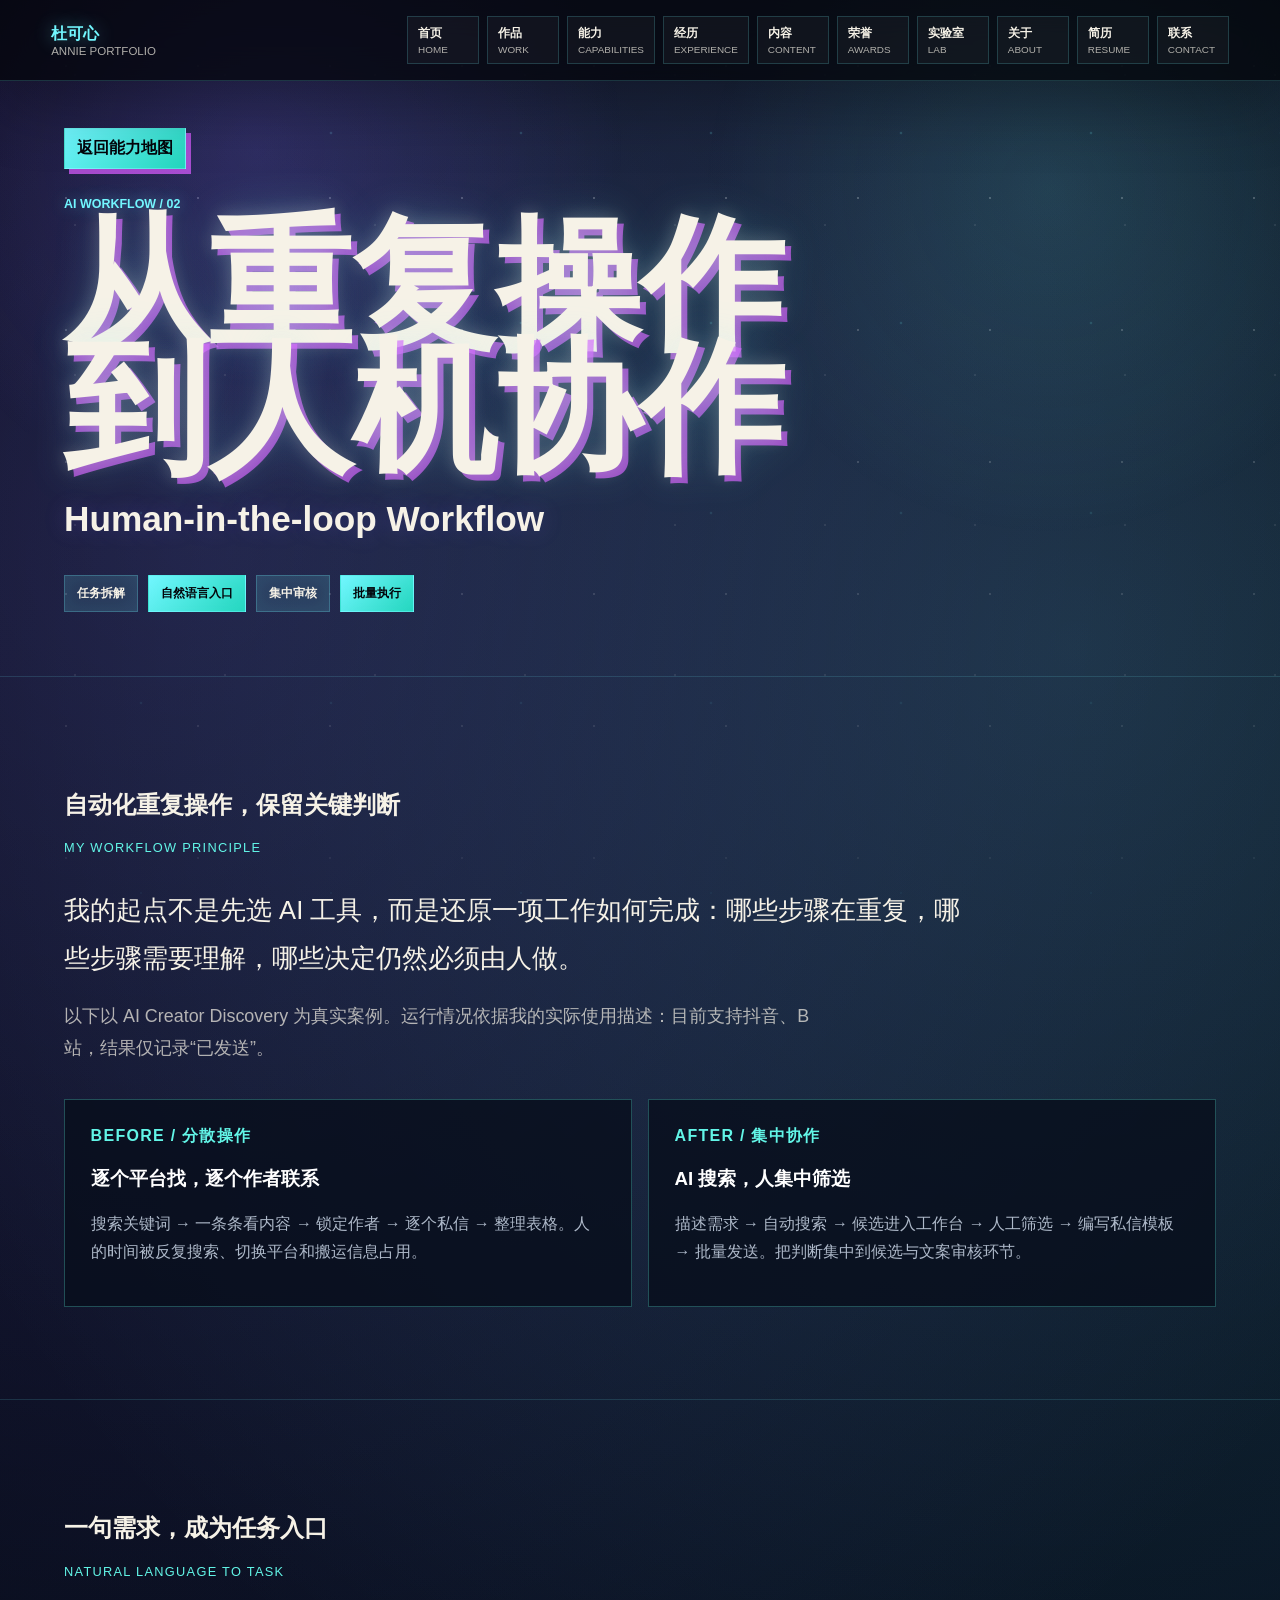
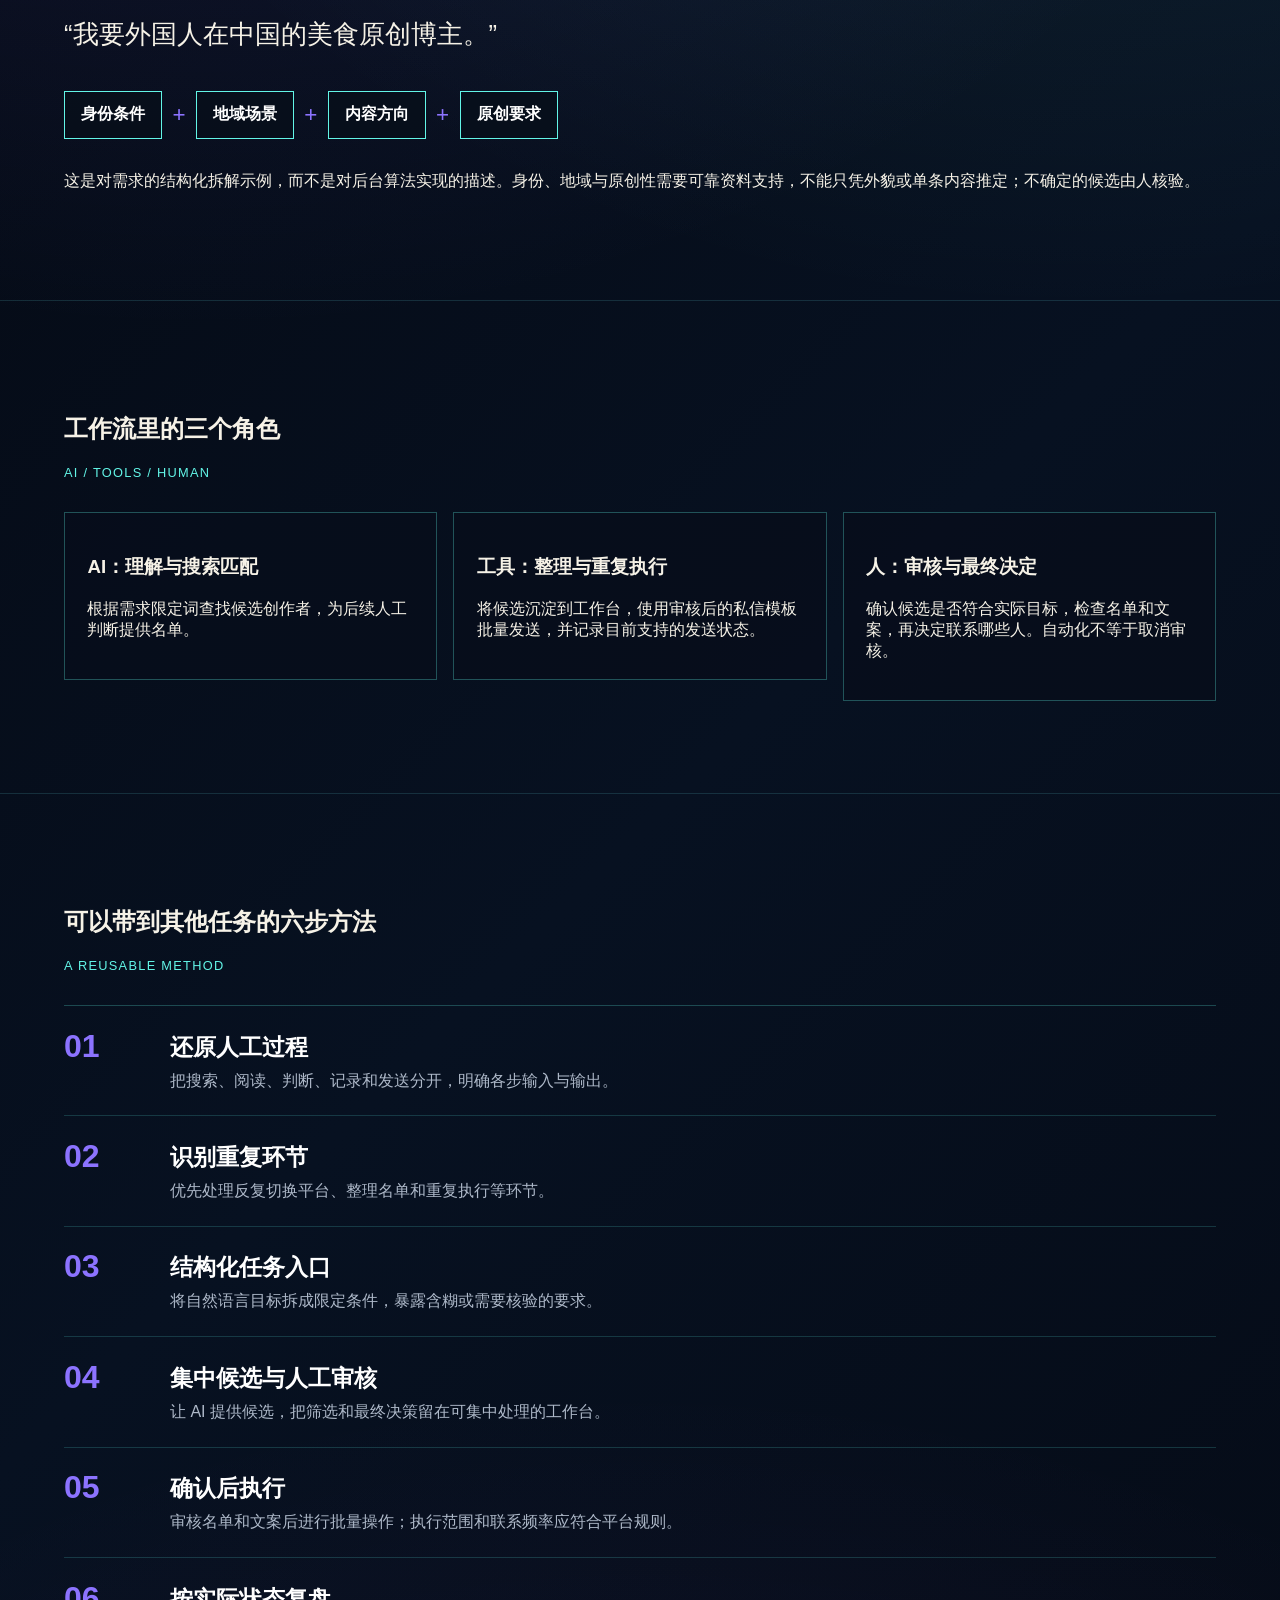
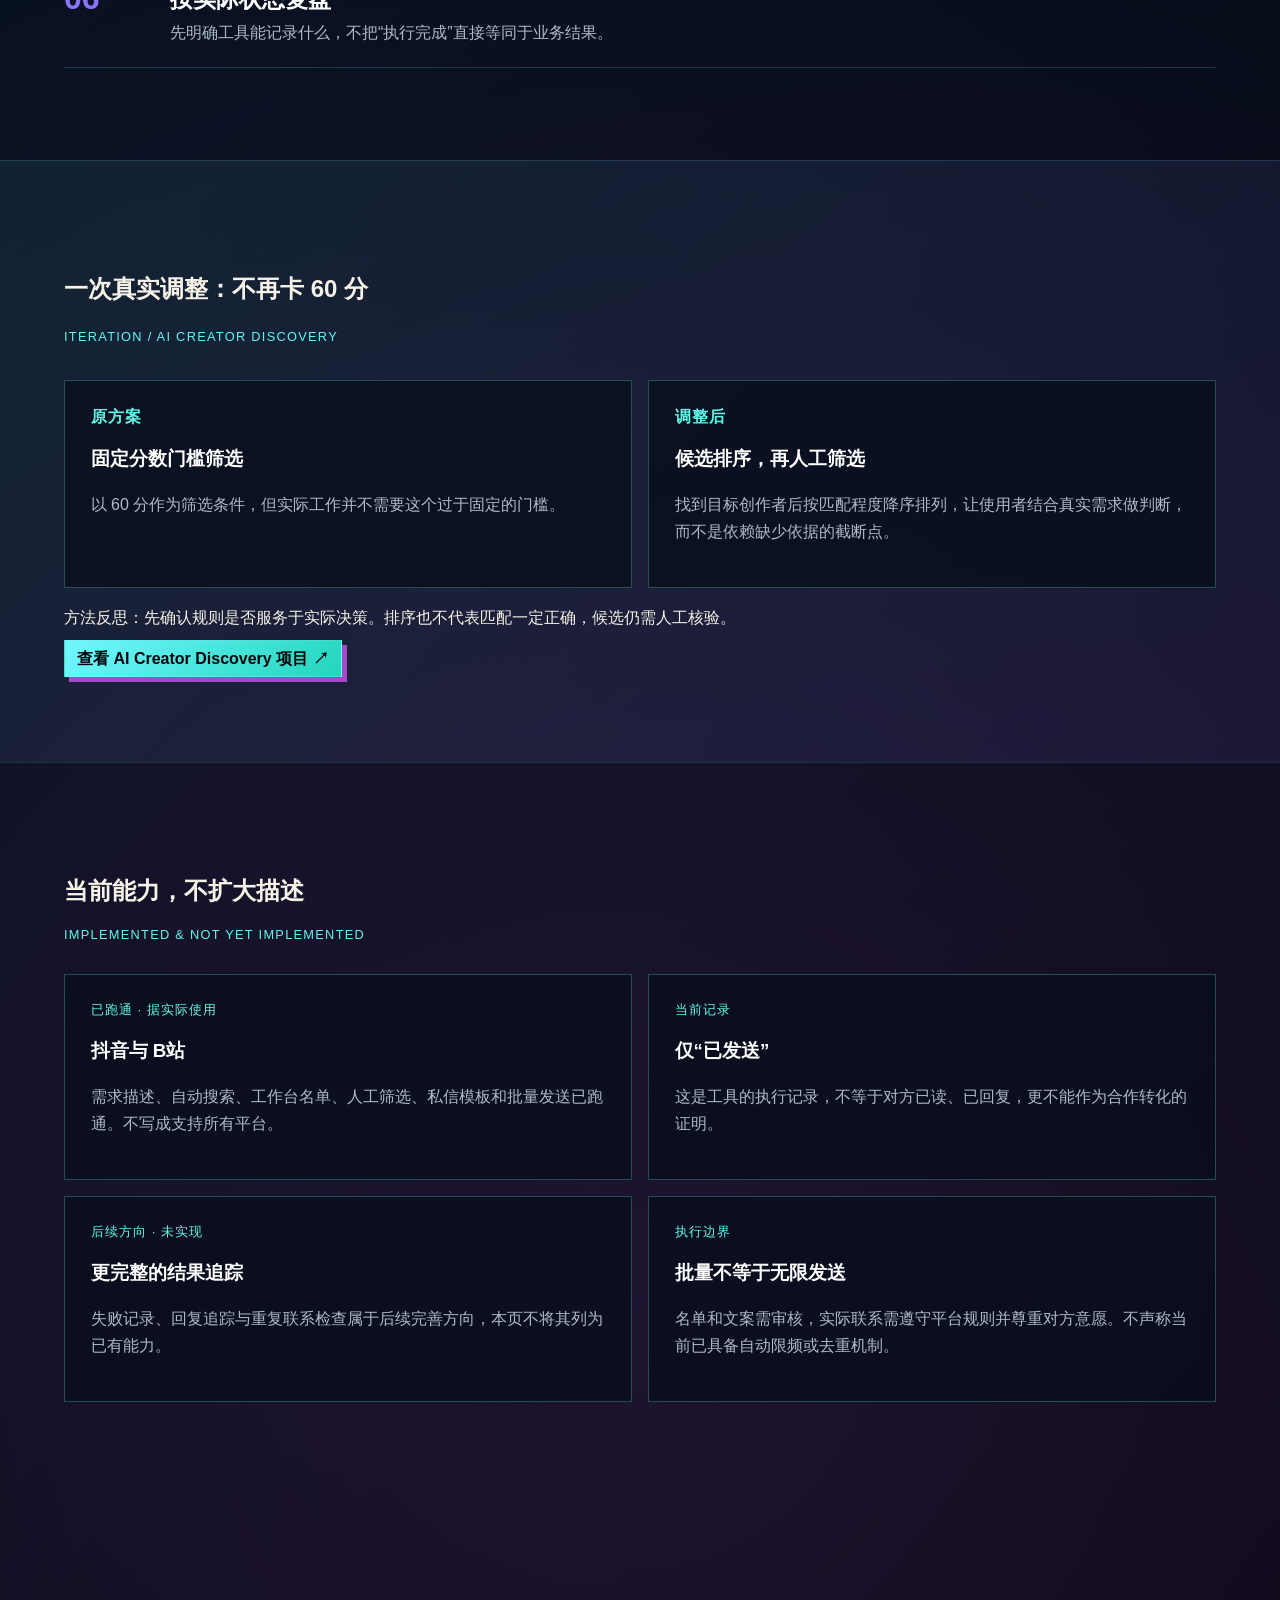
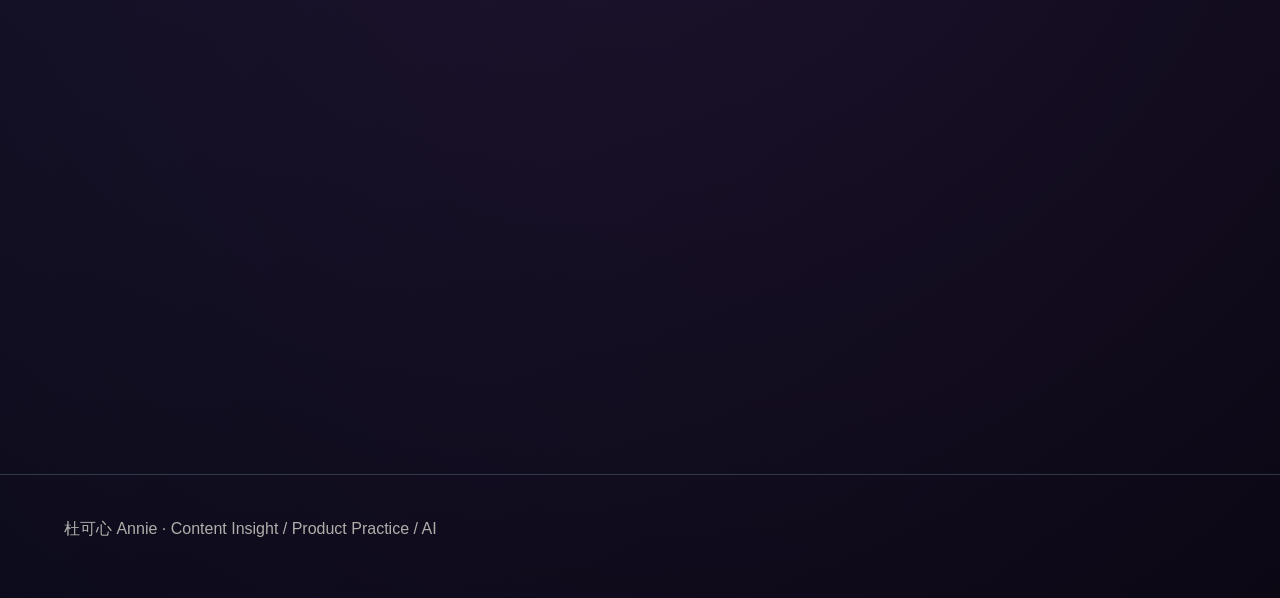
<file: ai-workflow.html>
<!DOCTYPE html>
<html lang="zh-CN">
<head>
  <meta charset="UTF-8">
  <meta name="viewport" content="width=device-width, initial-scale=1.0">
  <title>从重复操作到人机协作工作流 | 杜可心 Annie</title>
  <link rel="stylesheet" href="style.css">
</head>
<body data-page="ai-workflow">
  <div class="site-noise" aria-hidden="true"></div>
  <header class="site-header" id="site-header"></header>
  <main id="app"></main>
  <footer class="site-footer" id="site-footer"></footer>
  <script src="src/data/siteData.js"></script>
  <script src="src/components/renderers.js"></script>
  <script src="src/components/AiWorkflow.js"></script>
  <script src="script.js"></script>
</body>
</html>
</file>
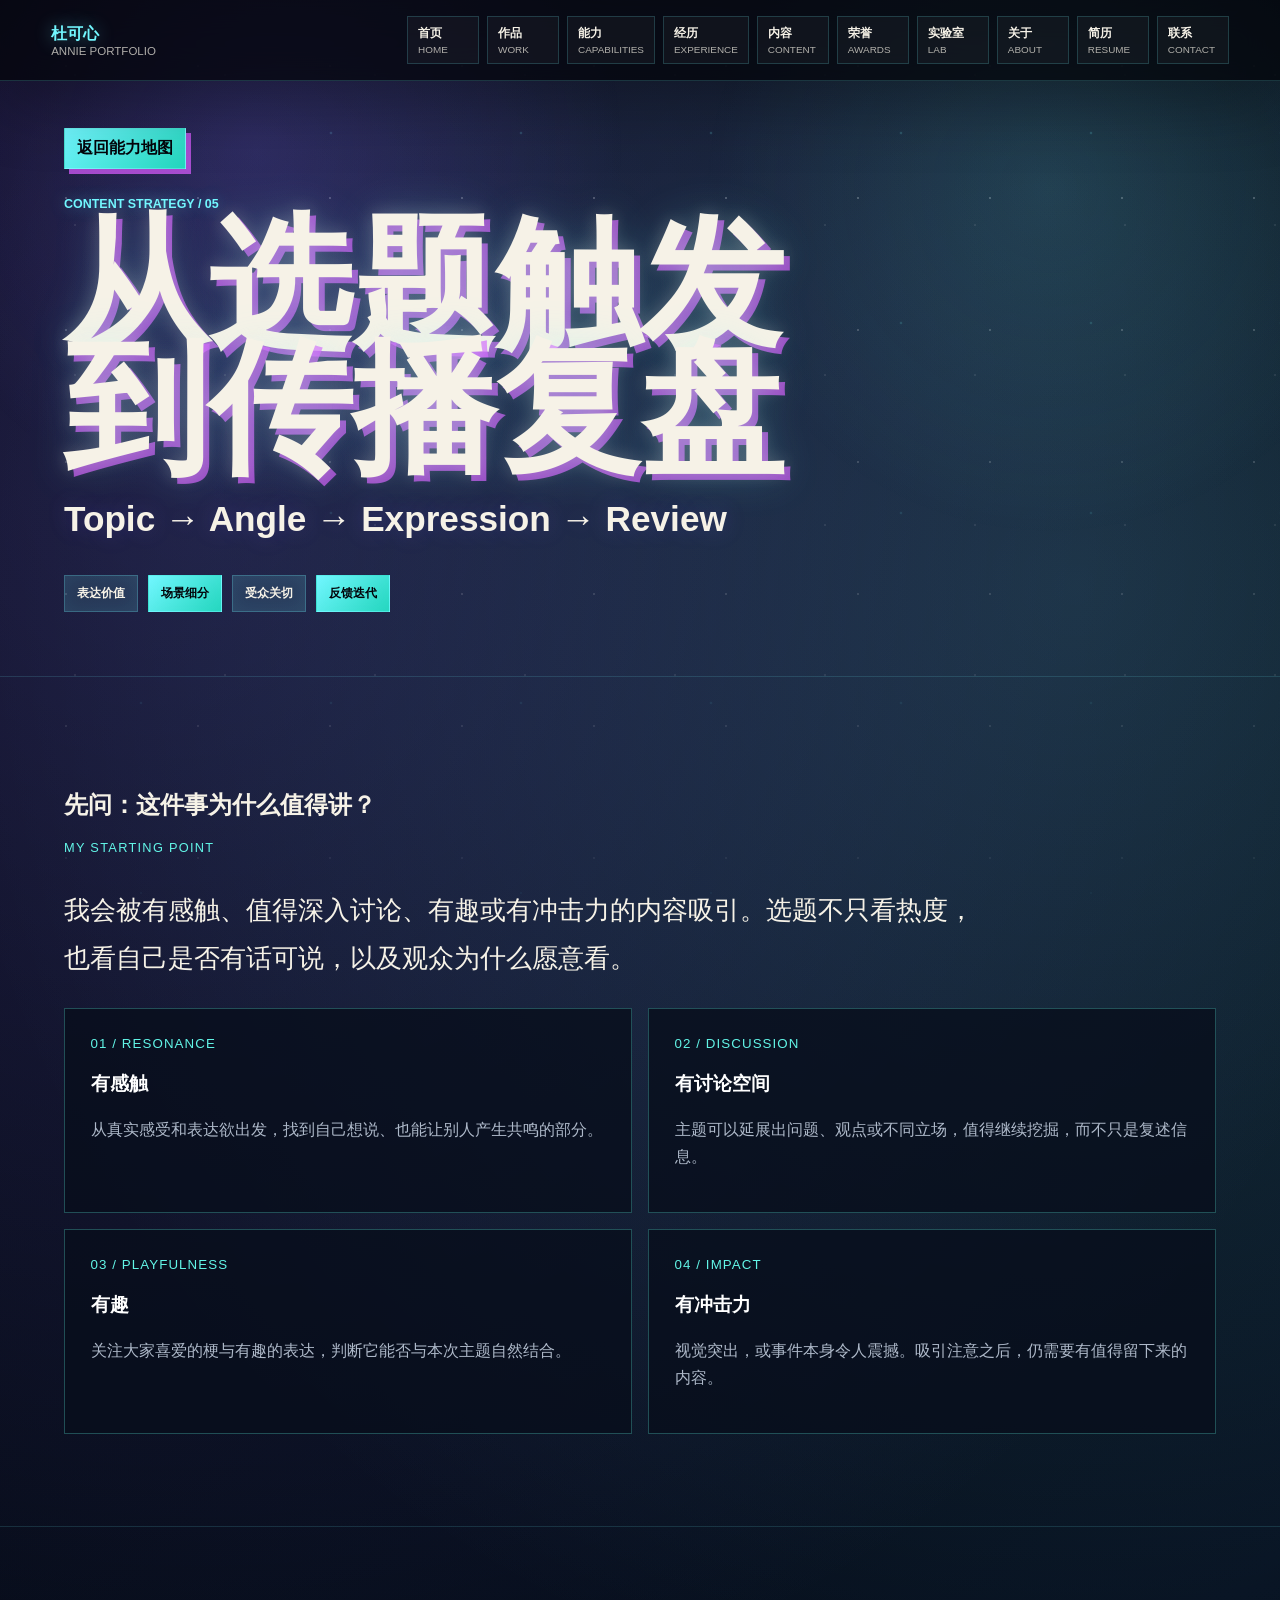
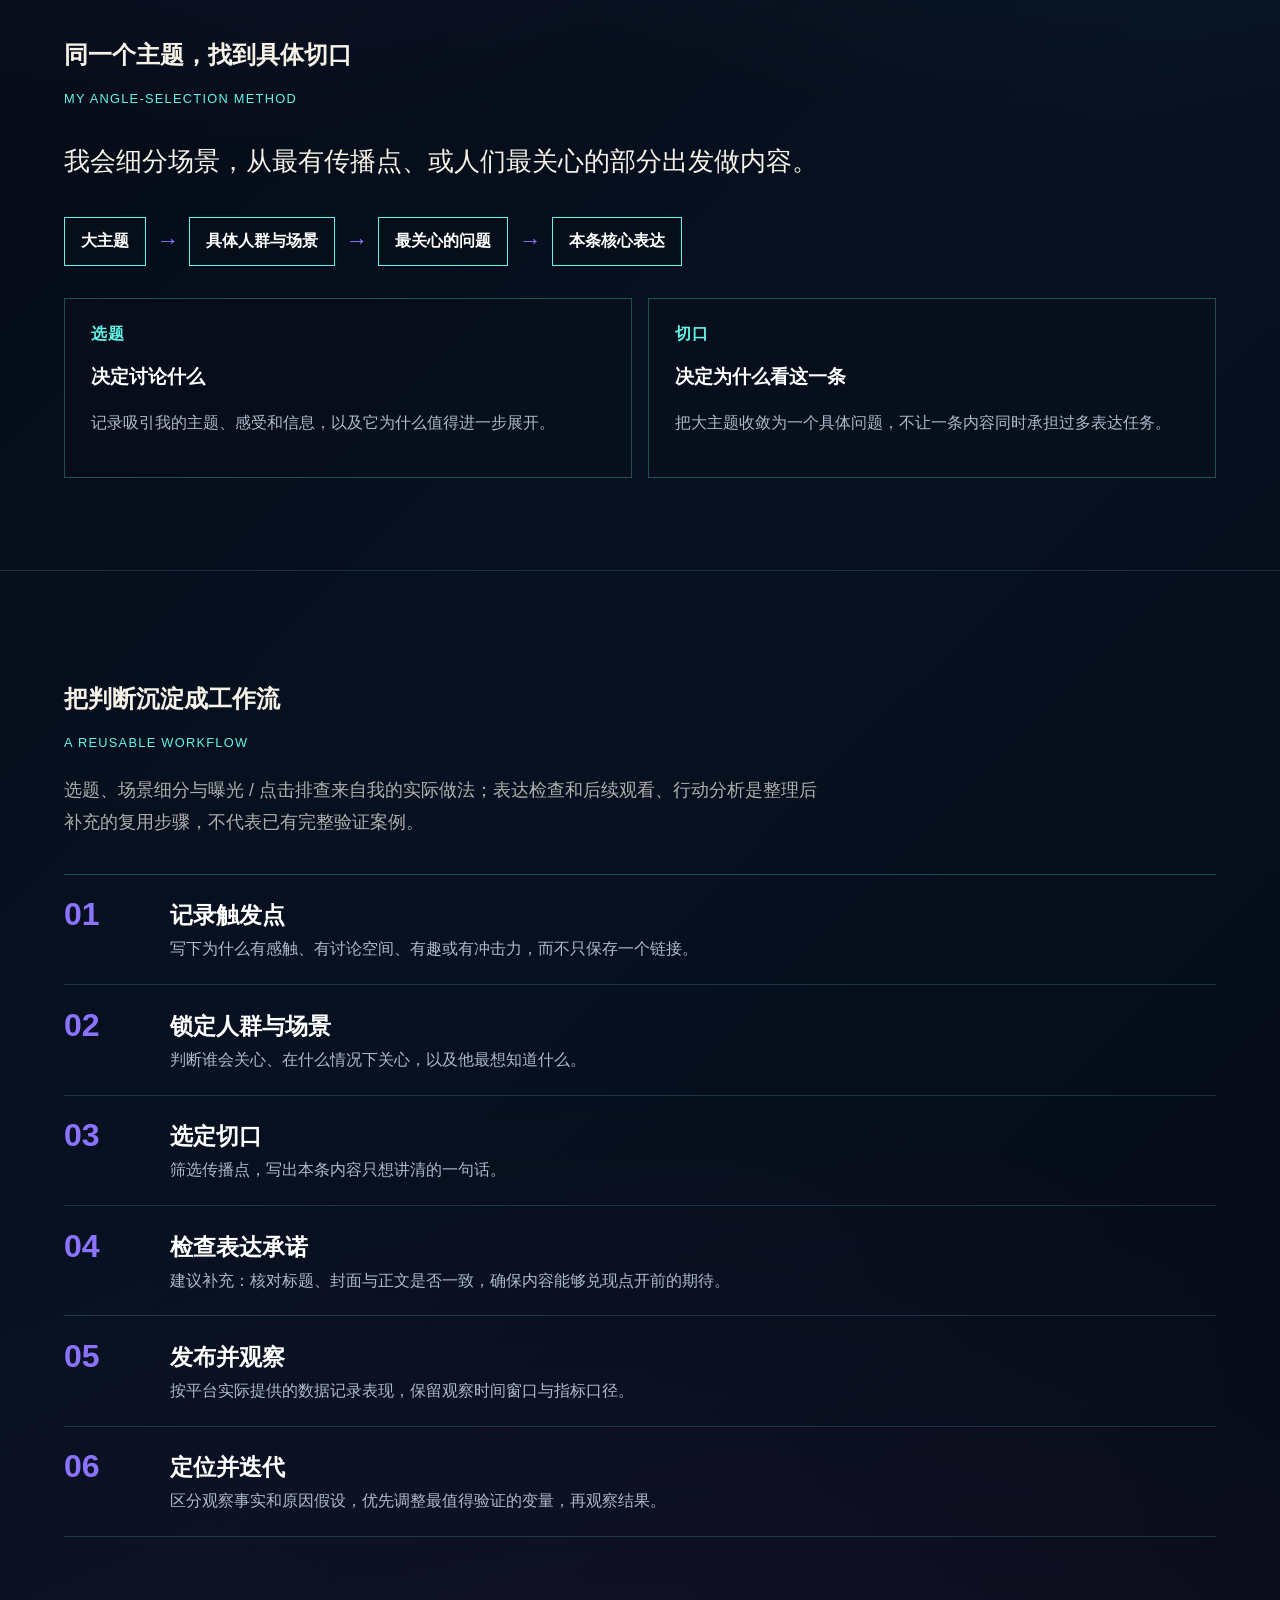
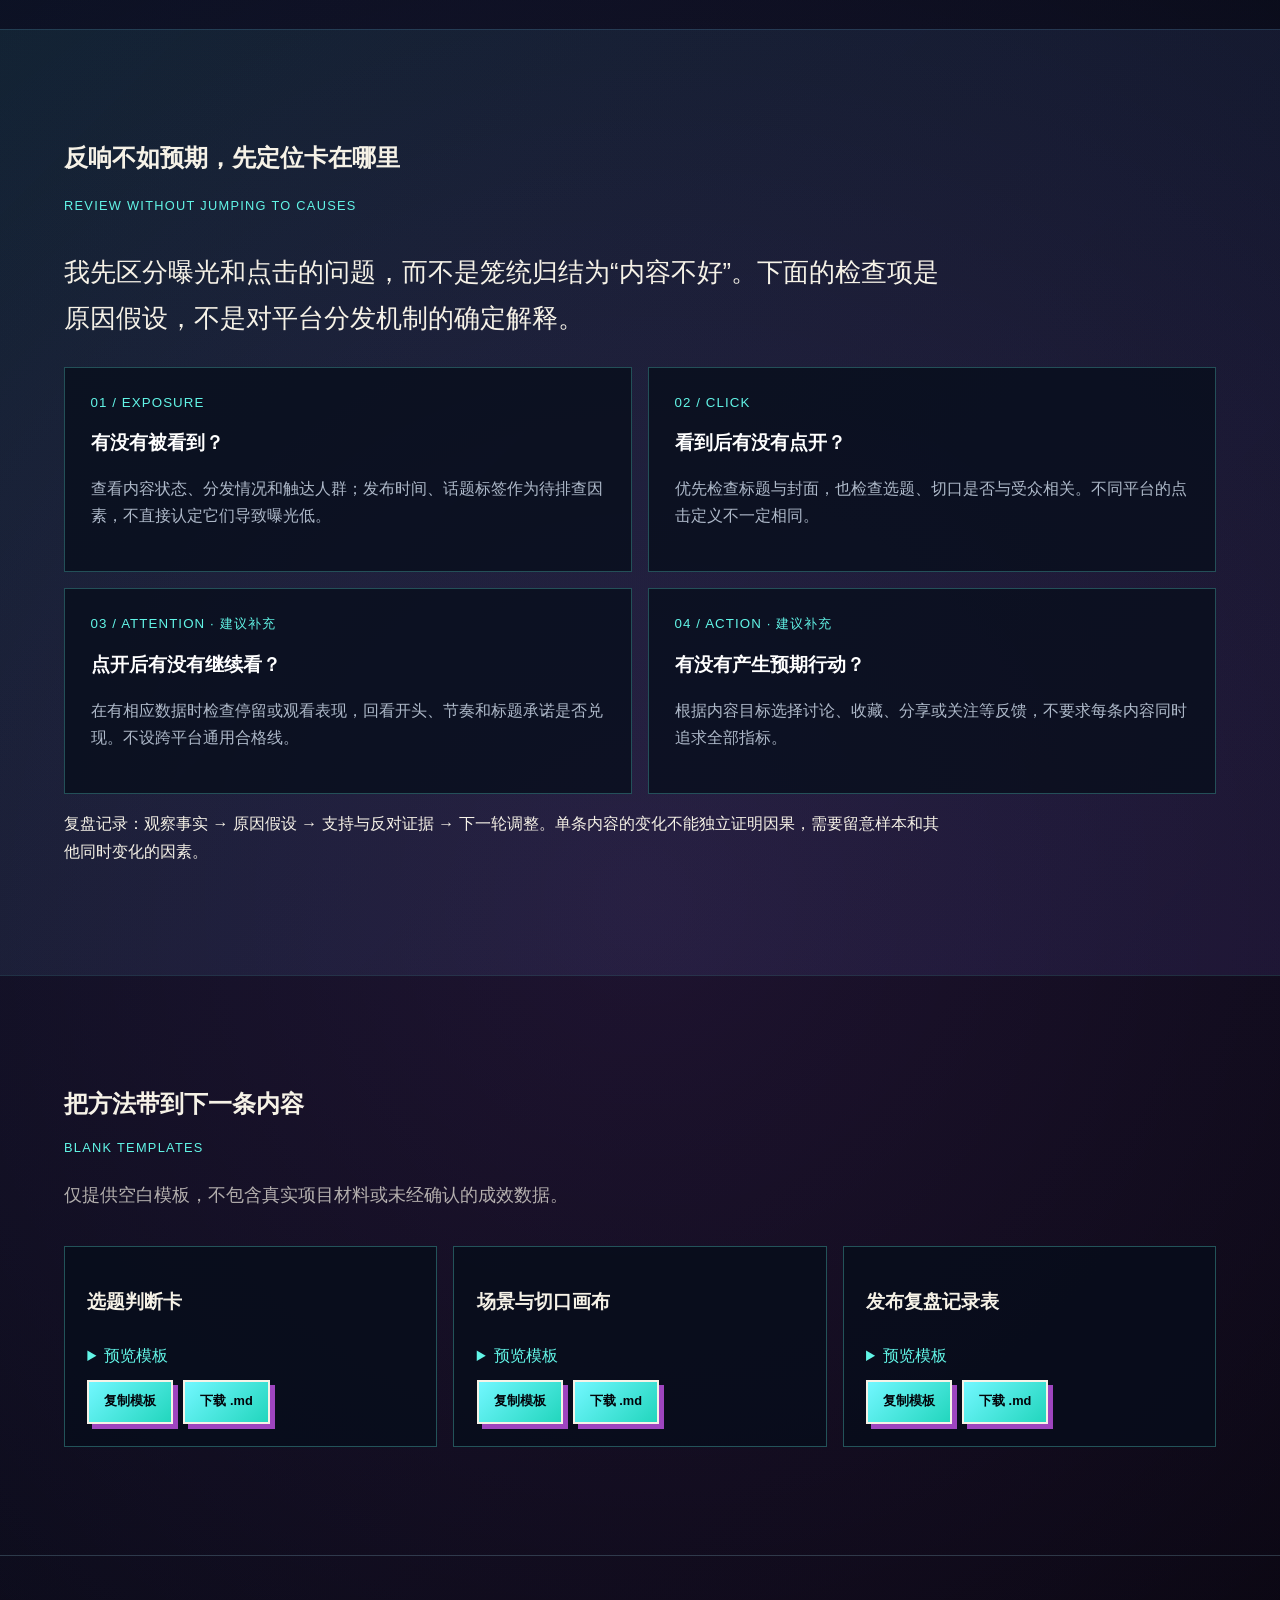
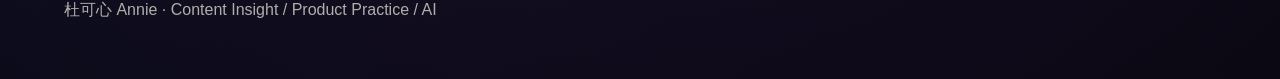
<file: content-strategy.html>
<!DOCTYPE html>
<html lang="zh-CN">
<head>
  <meta charset="UTF-8">
  <meta name="viewport" content="width=device-width, initial-scale=1.0">
  <title>从选题触发到传播复盘 | 杜可心 Annie</title>
  <link rel="stylesheet" href="style.css">
</head>
<body data-page="content-strategy">
  <div class="site-noise" aria-hidden="true"></div>
  <header class="site-header" id="site-header"></header>
  <main id="app"></main>
  <footer class="site-footer" id="site-footer"></footer>
  <script src="src/data/siteData.js"></script>
  <script src="src/components/renderers.js"></script>
  <script src="src/components/ContentStrategy.js"></script>
  <script src="script.js"></script>
</body>
</html>
</file>
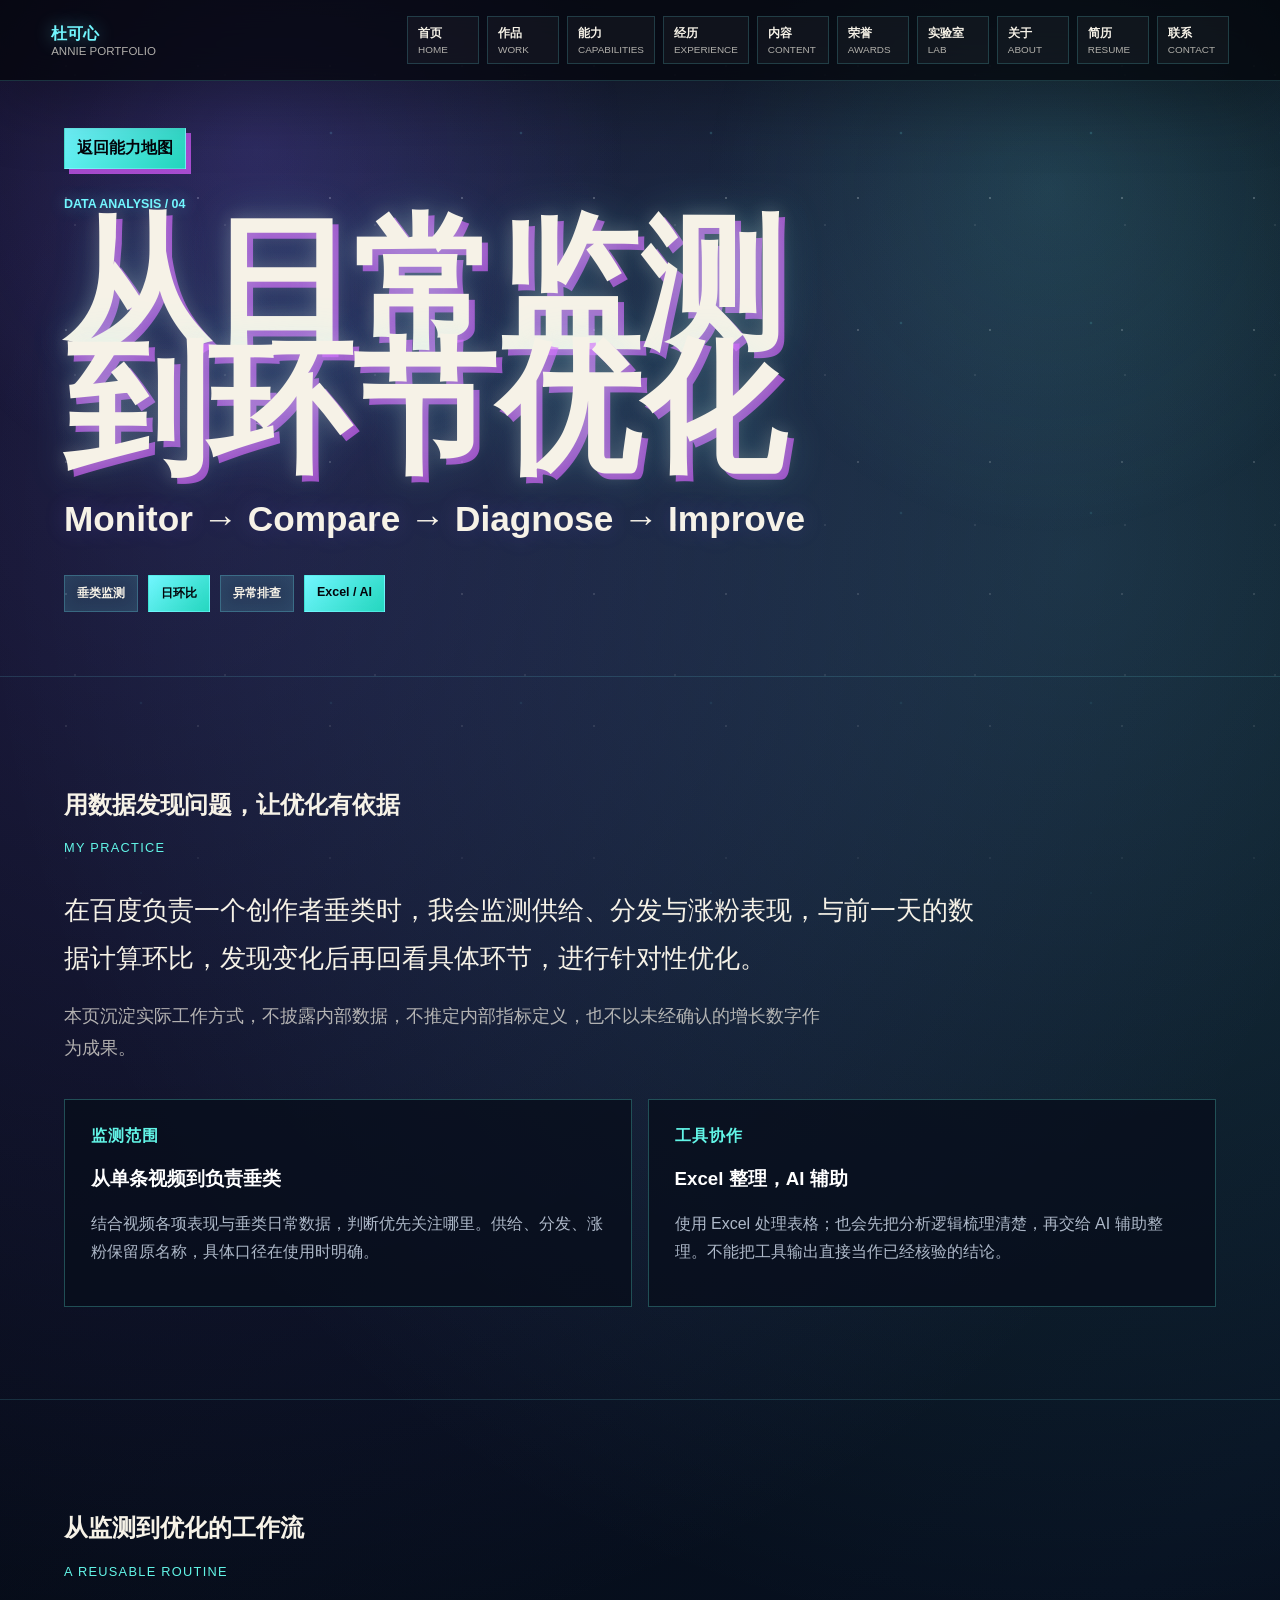
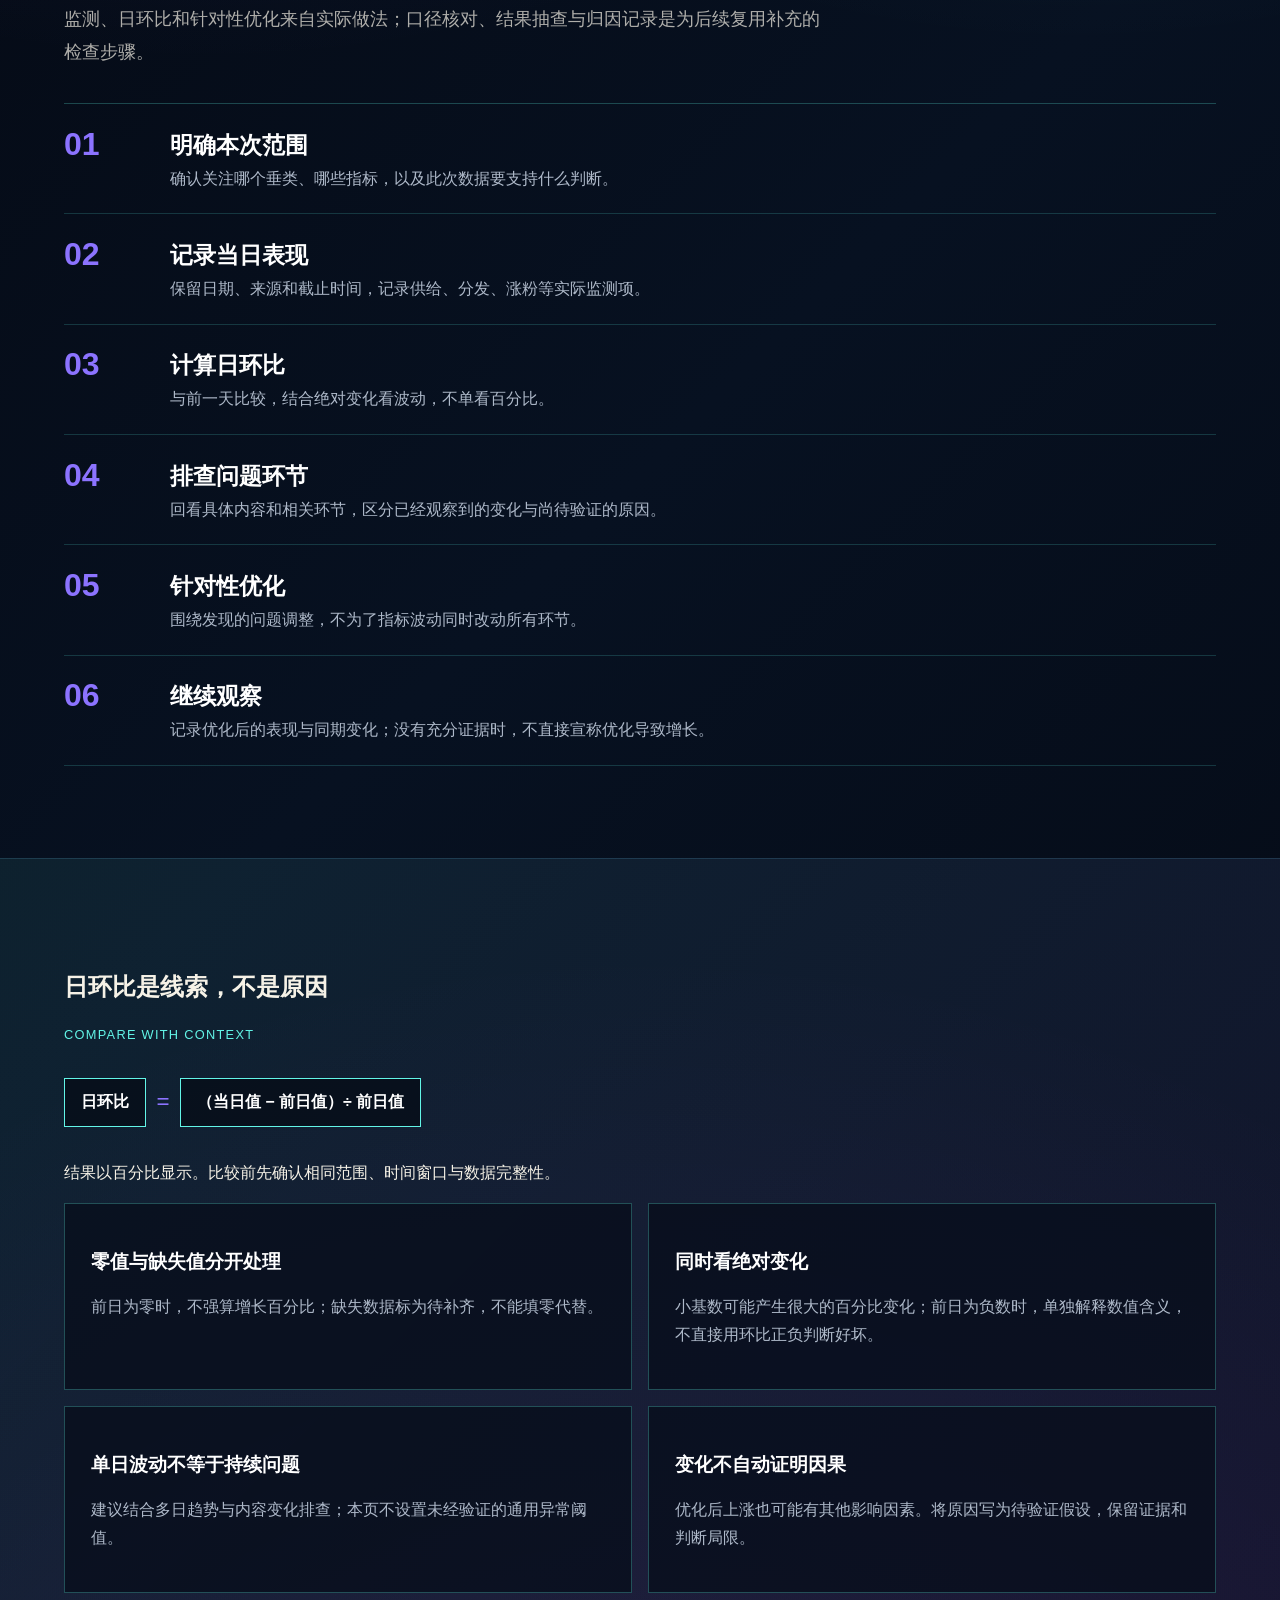
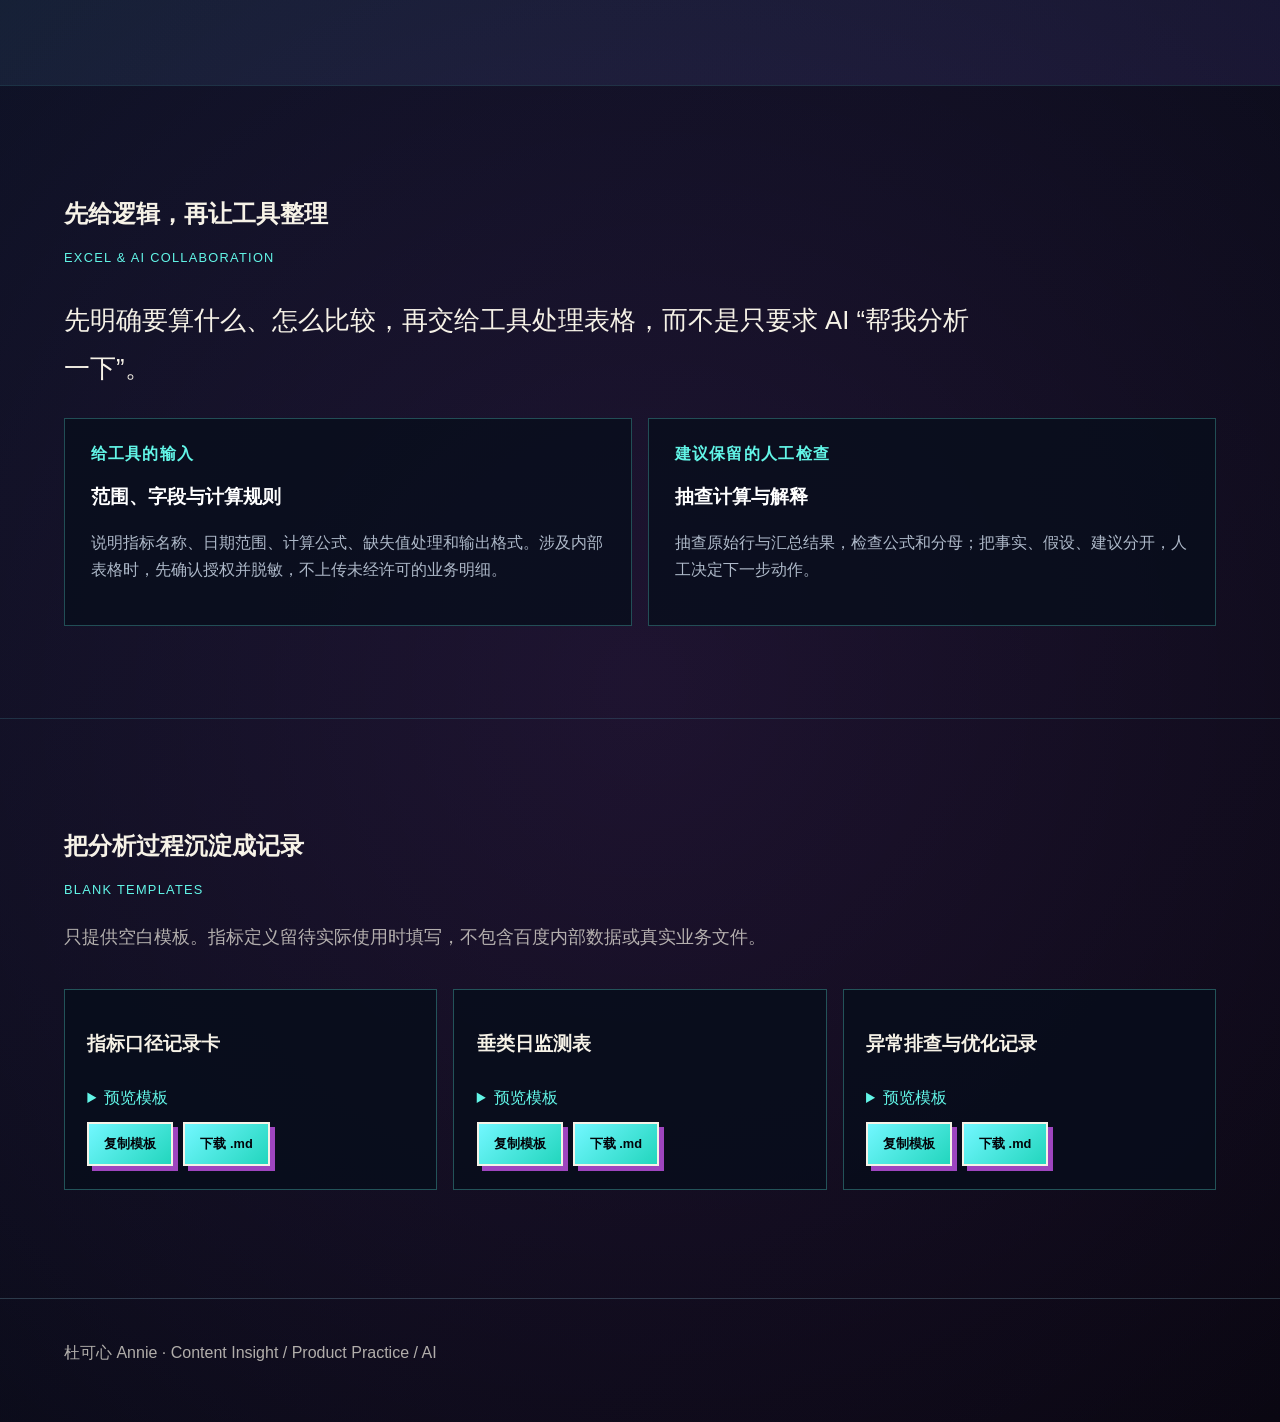
<file: data-method.html>
<!DOCTYPE html>
<html lang="zh-CN">
<head>
  <meta charset="UTF-8">
  <meta name="viewport" content="width=device-width, initial-scale=1.0">
  <title>从日常监测到环节优化 | 杜可心 Annie</title>
  <link rel="stylesheet" href="style.css">
</head>
<body data-page="data-method">
  <div class="site-noise" aria-hidden="true"></div>
  <header class="site-header" id="site-header"></header>
  <main id="app"></main>
  <footer class="site-footer" id="site-footer"></footer>
  <script src="src/data/siteData.js"></script>
  <script src="src/components/renderers.js"></script>
  <script src="src/components/DataMethod.js"></script>
  <script src="script.js"></script>
</body>
</html>
</file>
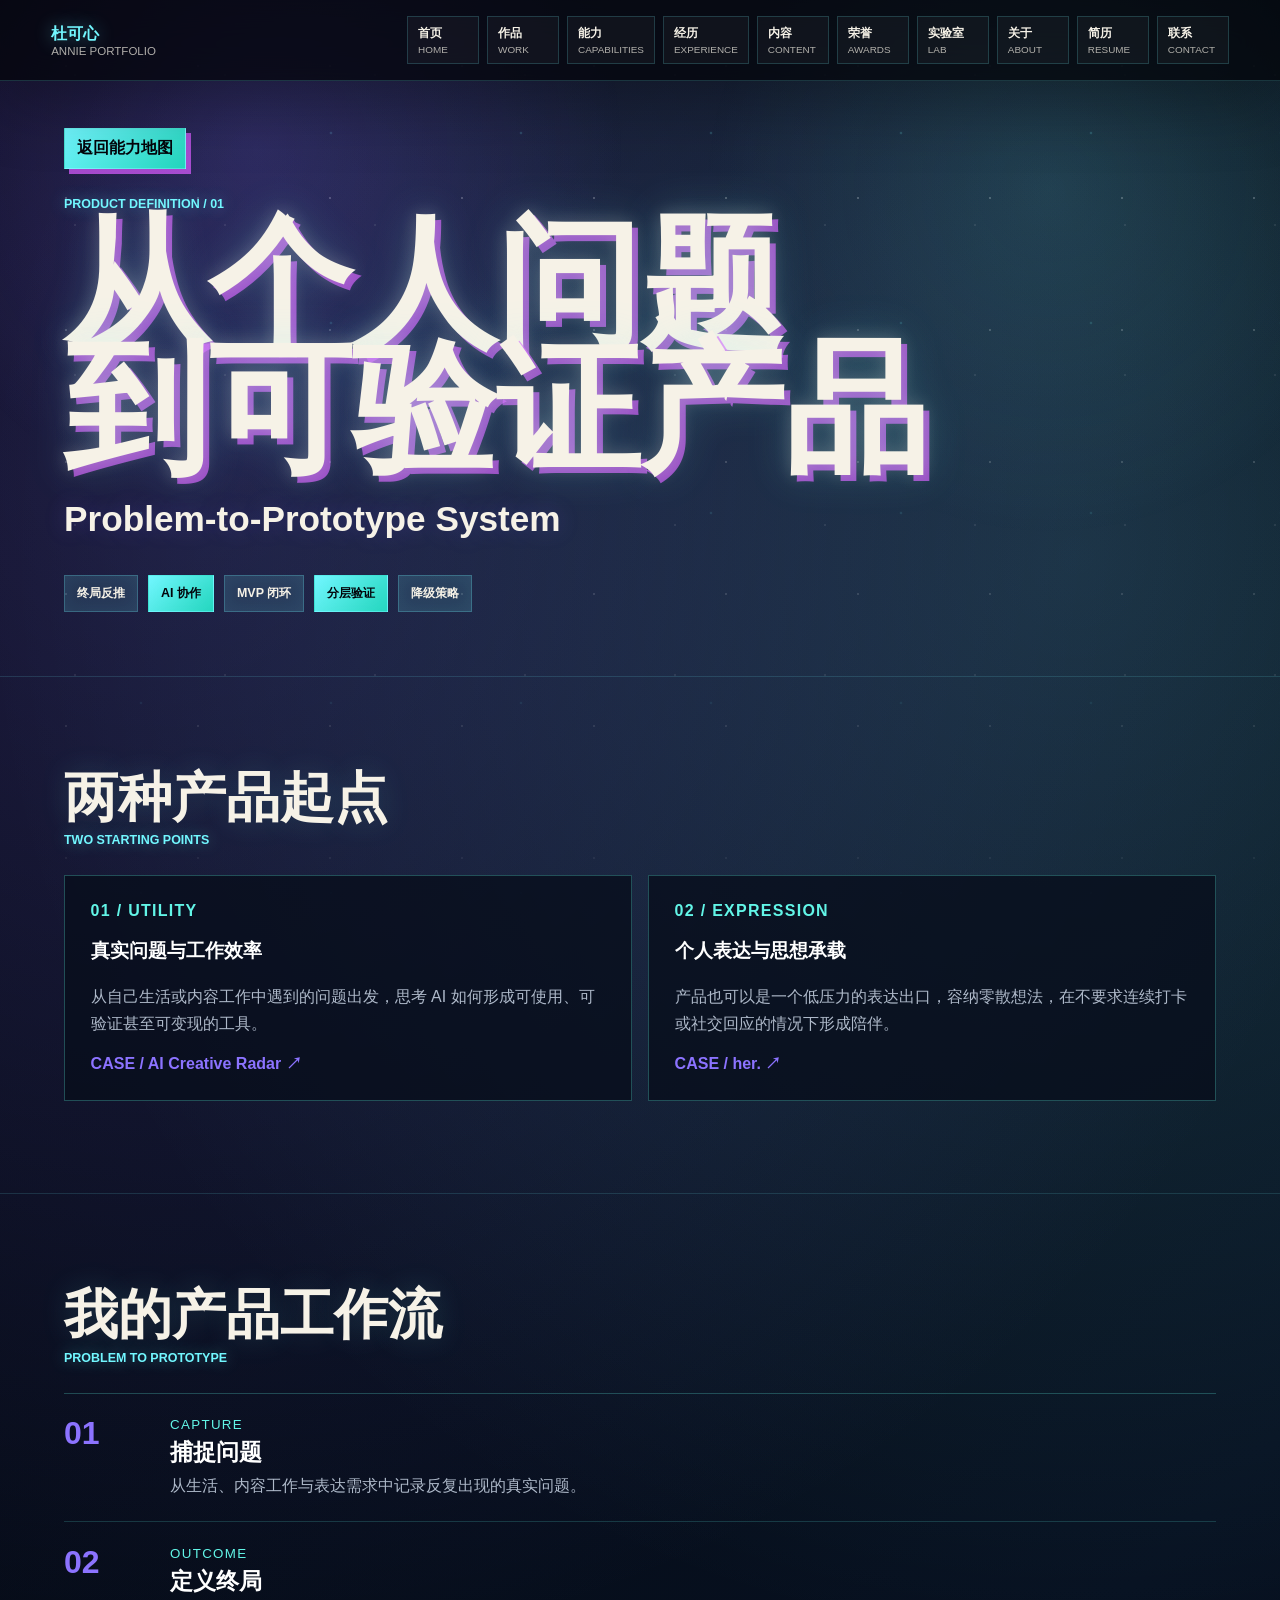
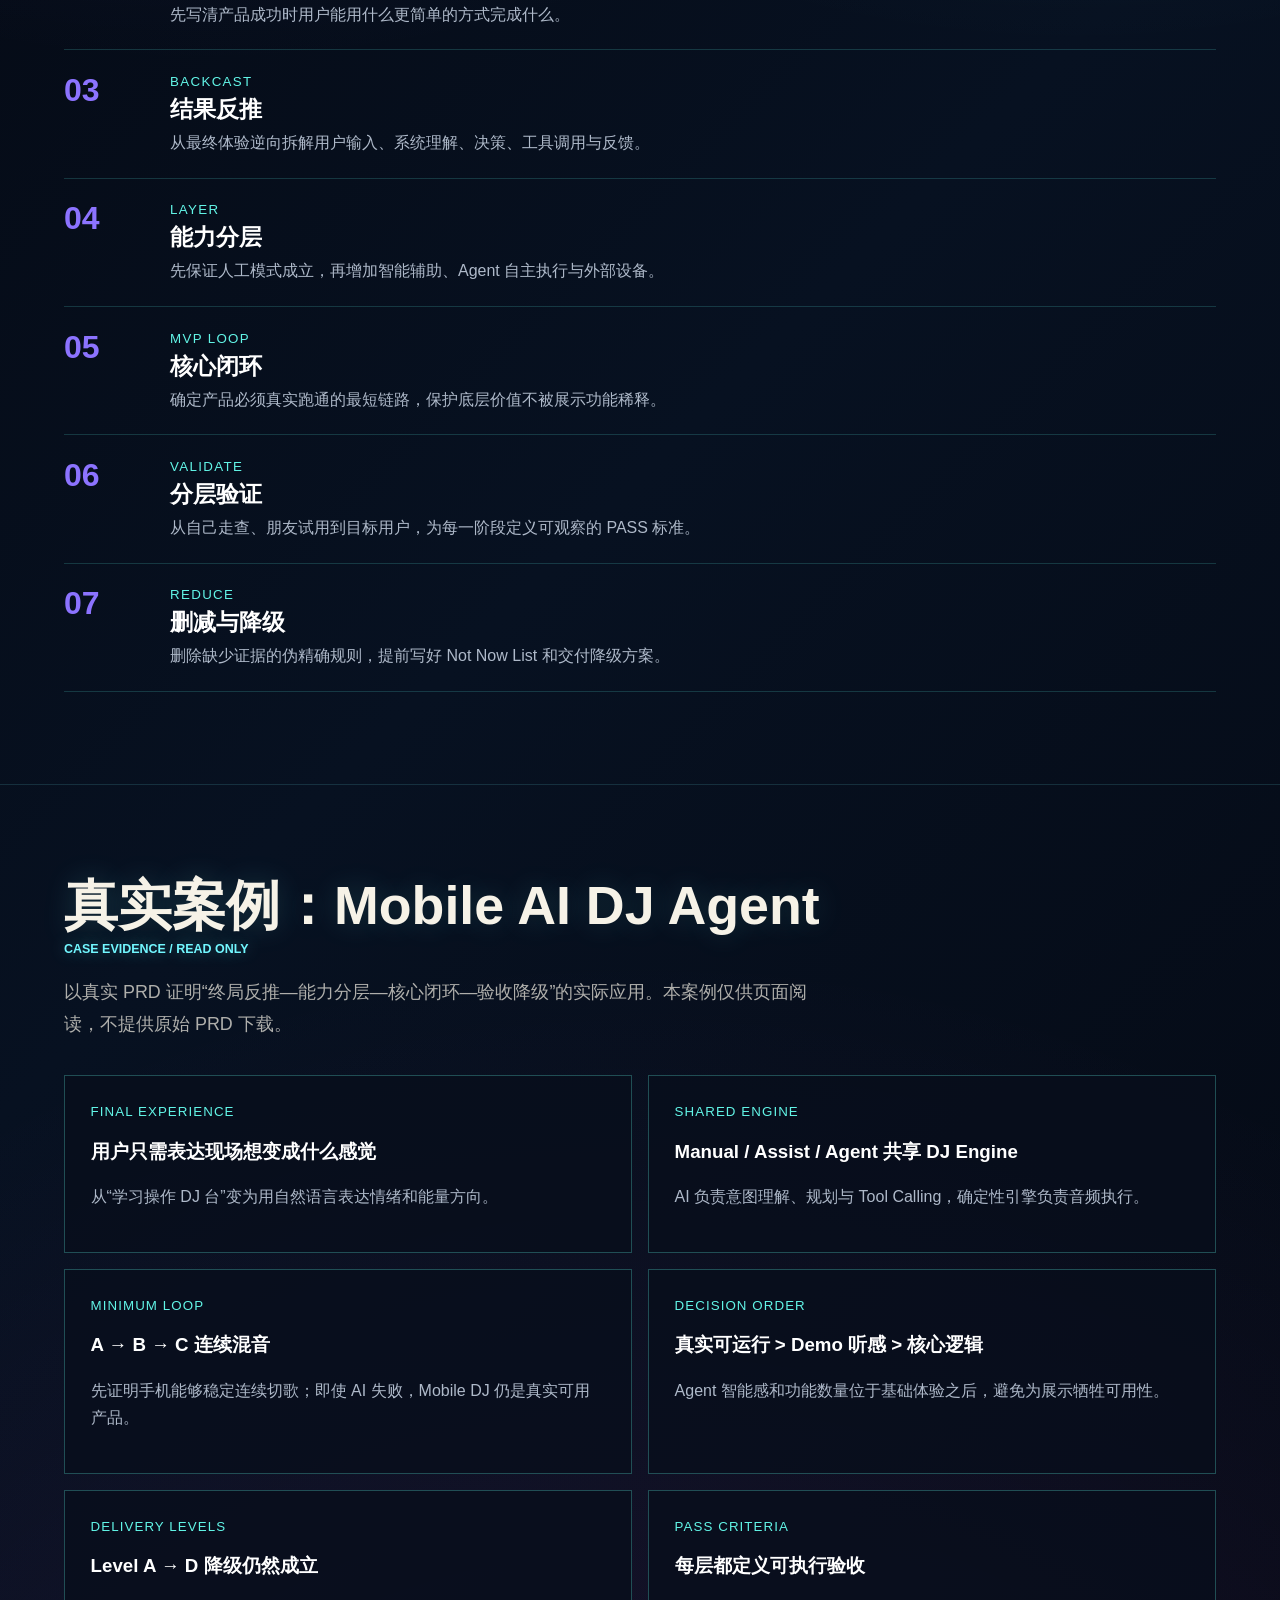
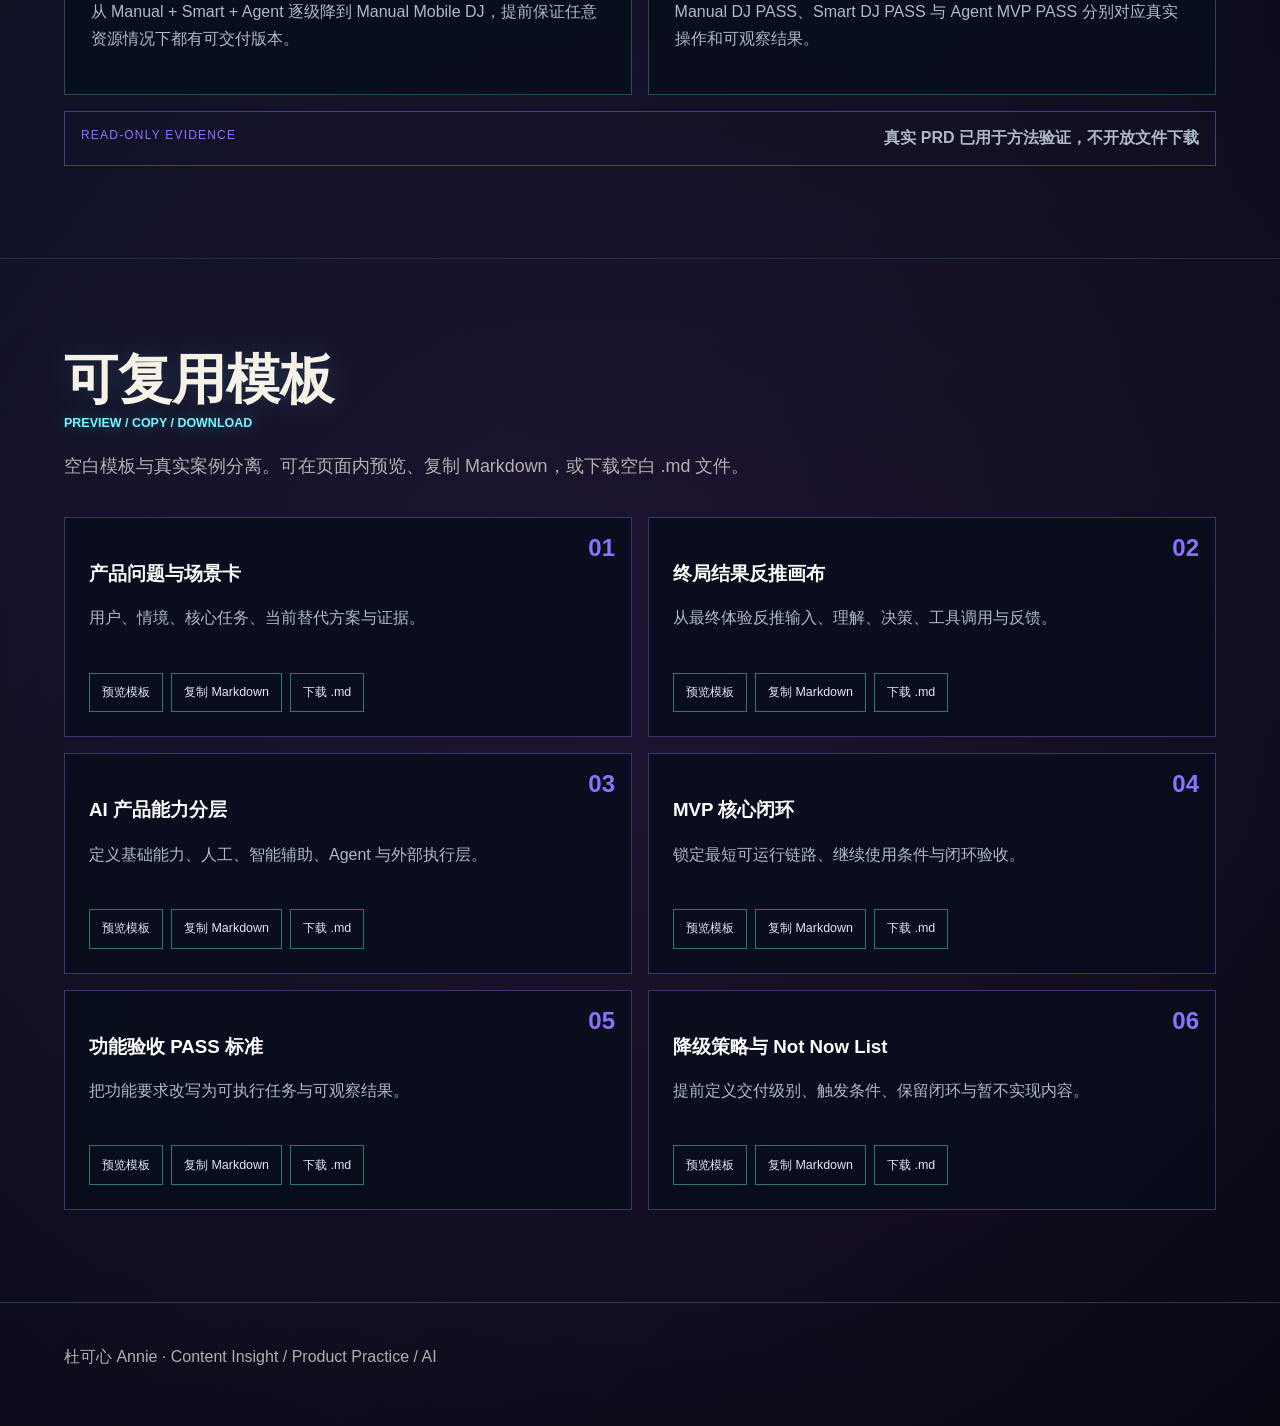
<file: product-method.html>
<!DOCTYPE html><html lang="zh-CN"><head><meta charset="UTF-8"><meta name="viewport" content="width=device-width, initial-scale=1.0"><title>从个人问题到可验证产品 | 杜可心 Annie</title><link rel="stylesheet" href="style.css"></head><body data-page="product-method"><div class="site-noise" aria-hidden="true"></div><header class="site-header" id="site-header"></header><main id="app"></main><footer class="site-footer" id="site-footer"></footer><script src="src/data/siteData.js"></script><script src="src/components/renderers.js"></script><script src="script.js"></script></body></html>
</file>
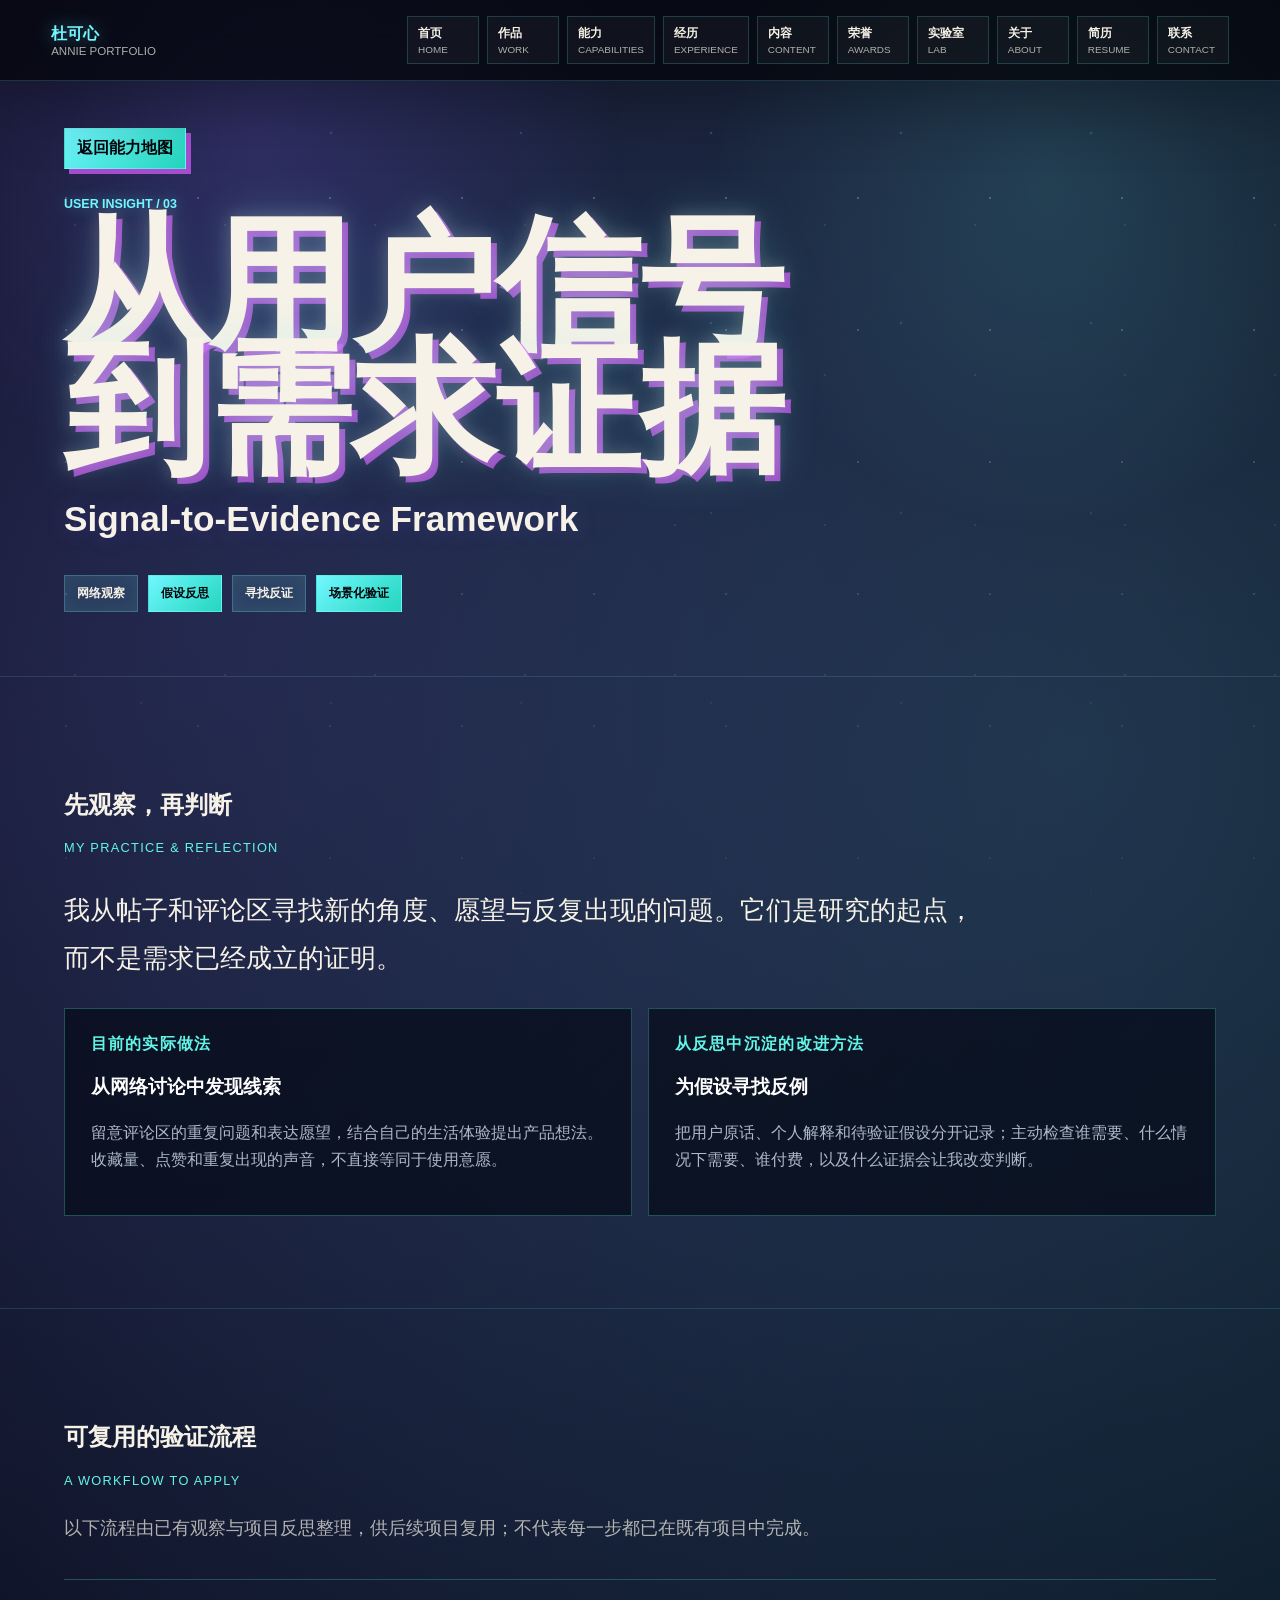
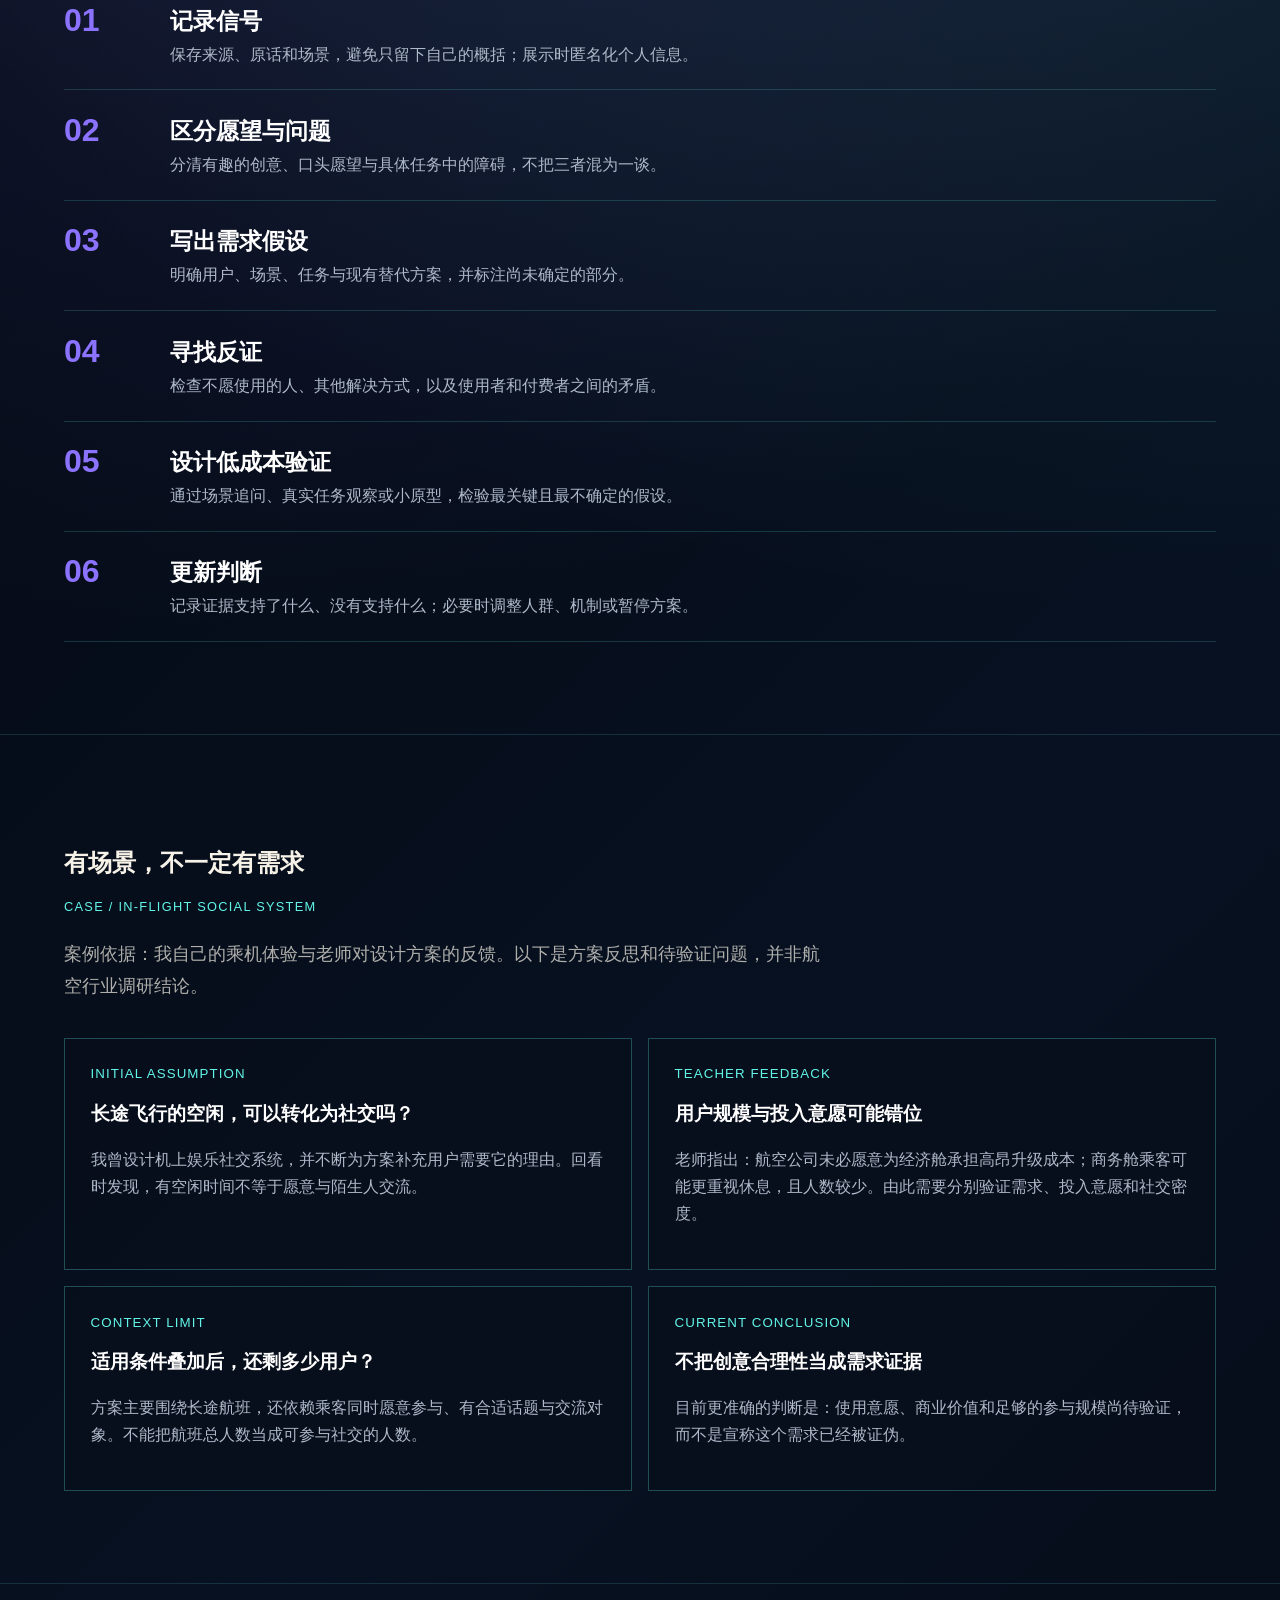
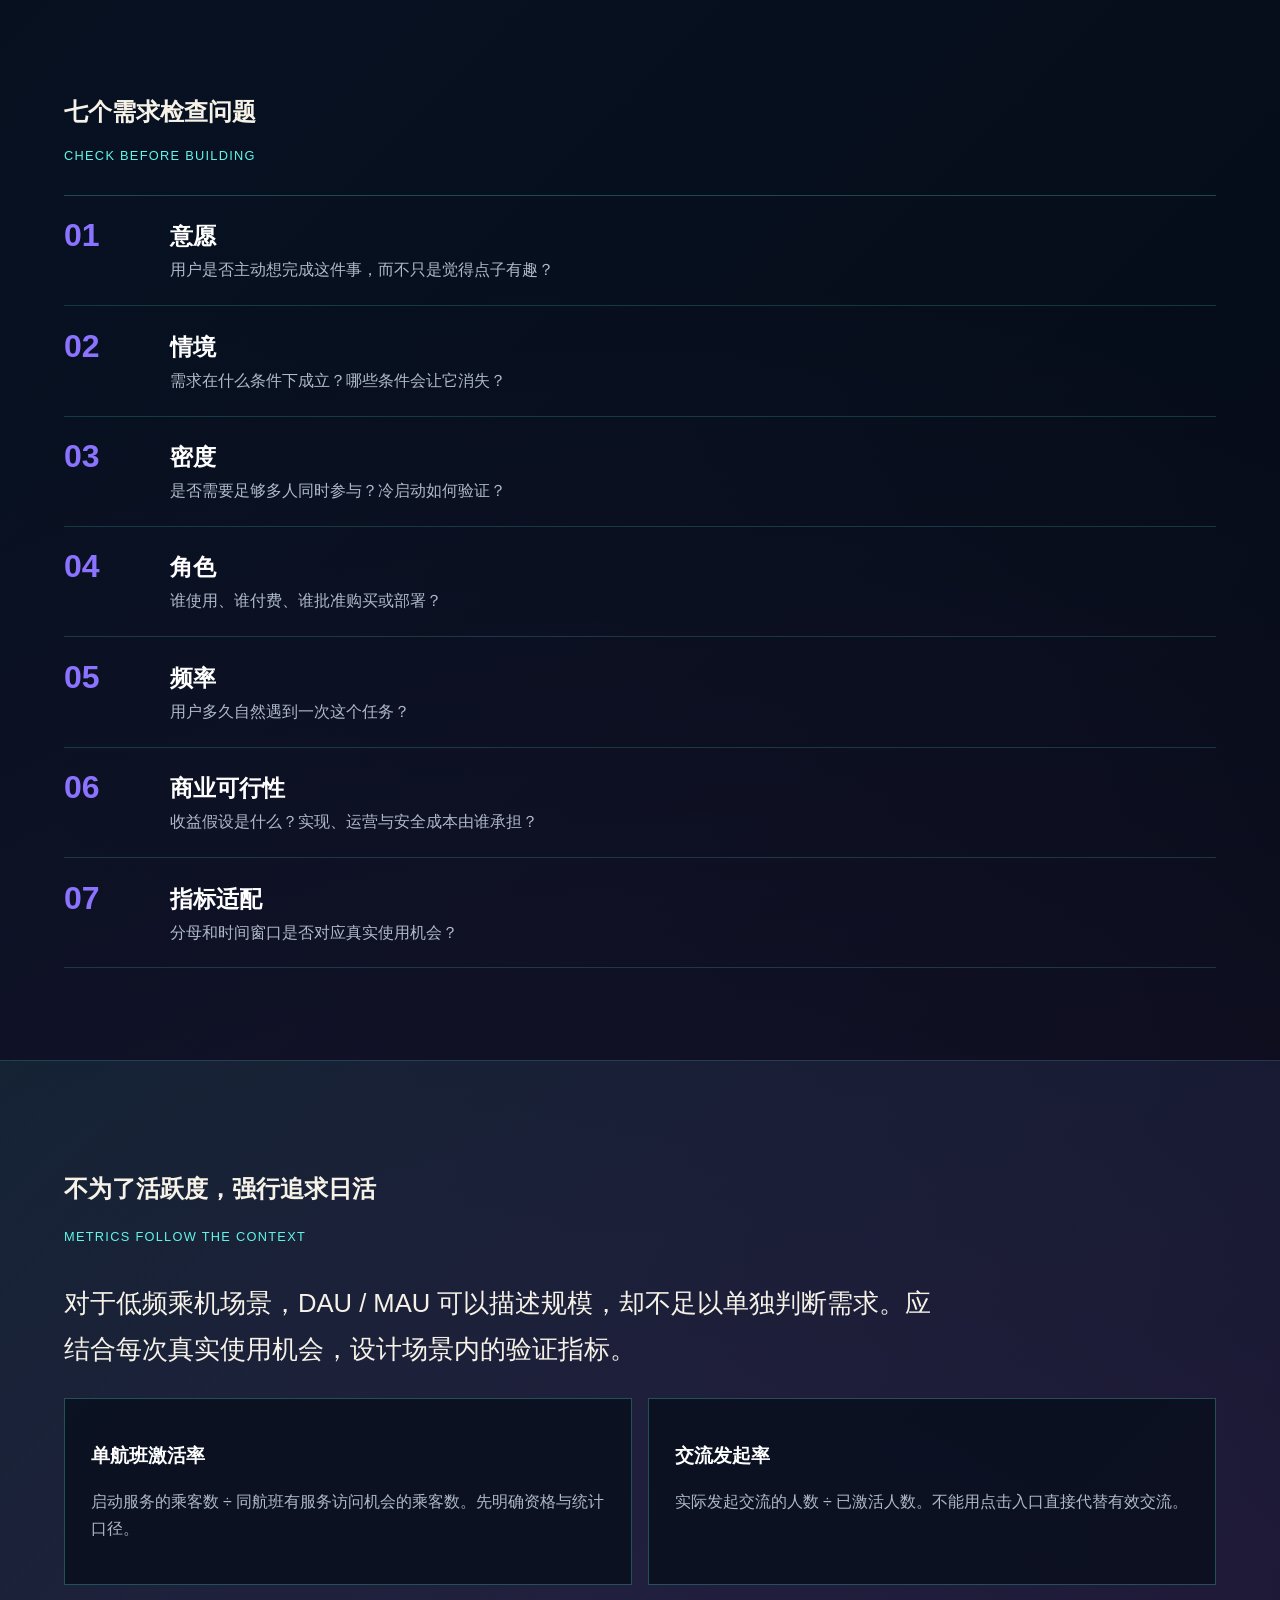
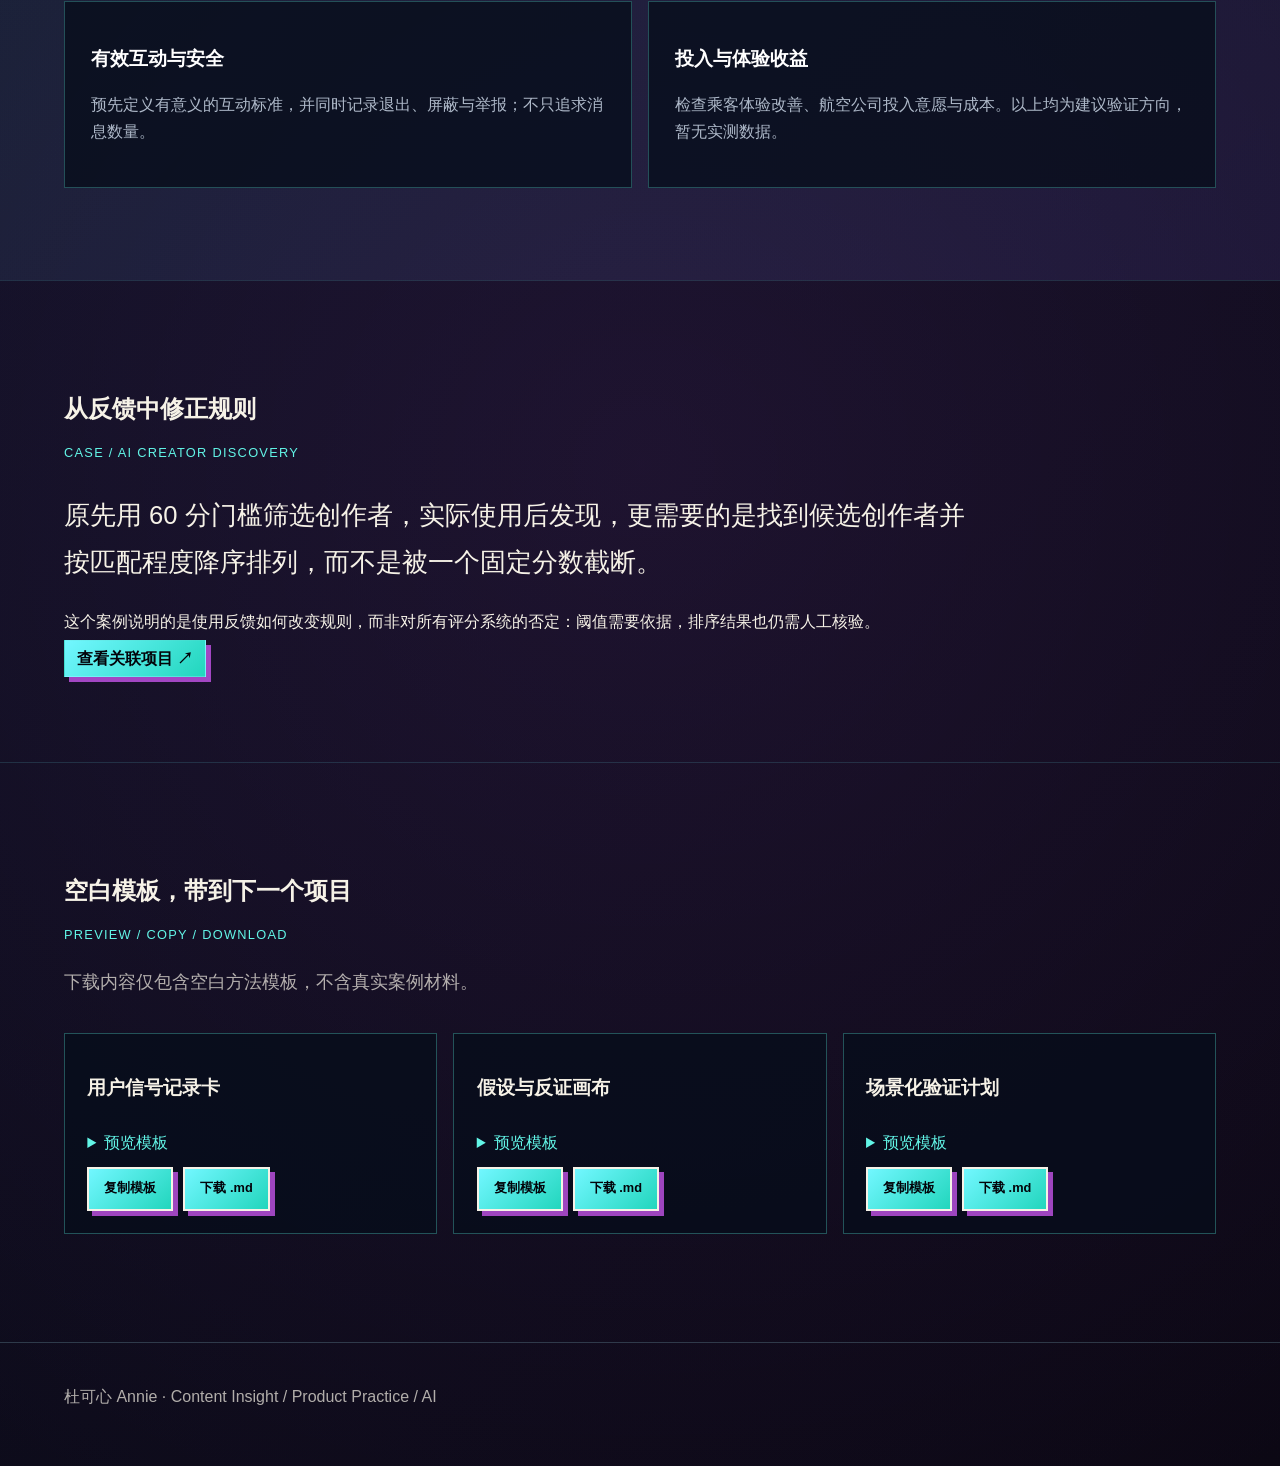
<file: user-insight.html>
<!DOCTYPE html>
<html lang="zh-CN">
<head>
  <meta charset="UTF-8">
  <meta name="viewport" content="width=device-width, initial-scale=1.0">
  <title>从用户信号到需求证据 | 杜可心 Annie</title>
  <link rel="stylesheet" href="style.css">
</head>
<body data-page="user-insight">
  <div class="site-noise" aria-hidden="true"></div>
  <header class="site-header" id="site-header"></header>
  <main id="app"></main>
  <footer class="site-footer" id="site-footer"></footer>
  <script src="src/data/siteData.js"></script>
  <script src="src/components/renderers.js"></script>
  <script src="src/components/UserInsight.js"></script>
  <script src="script.js"></script>
</body>
</html>
</file>
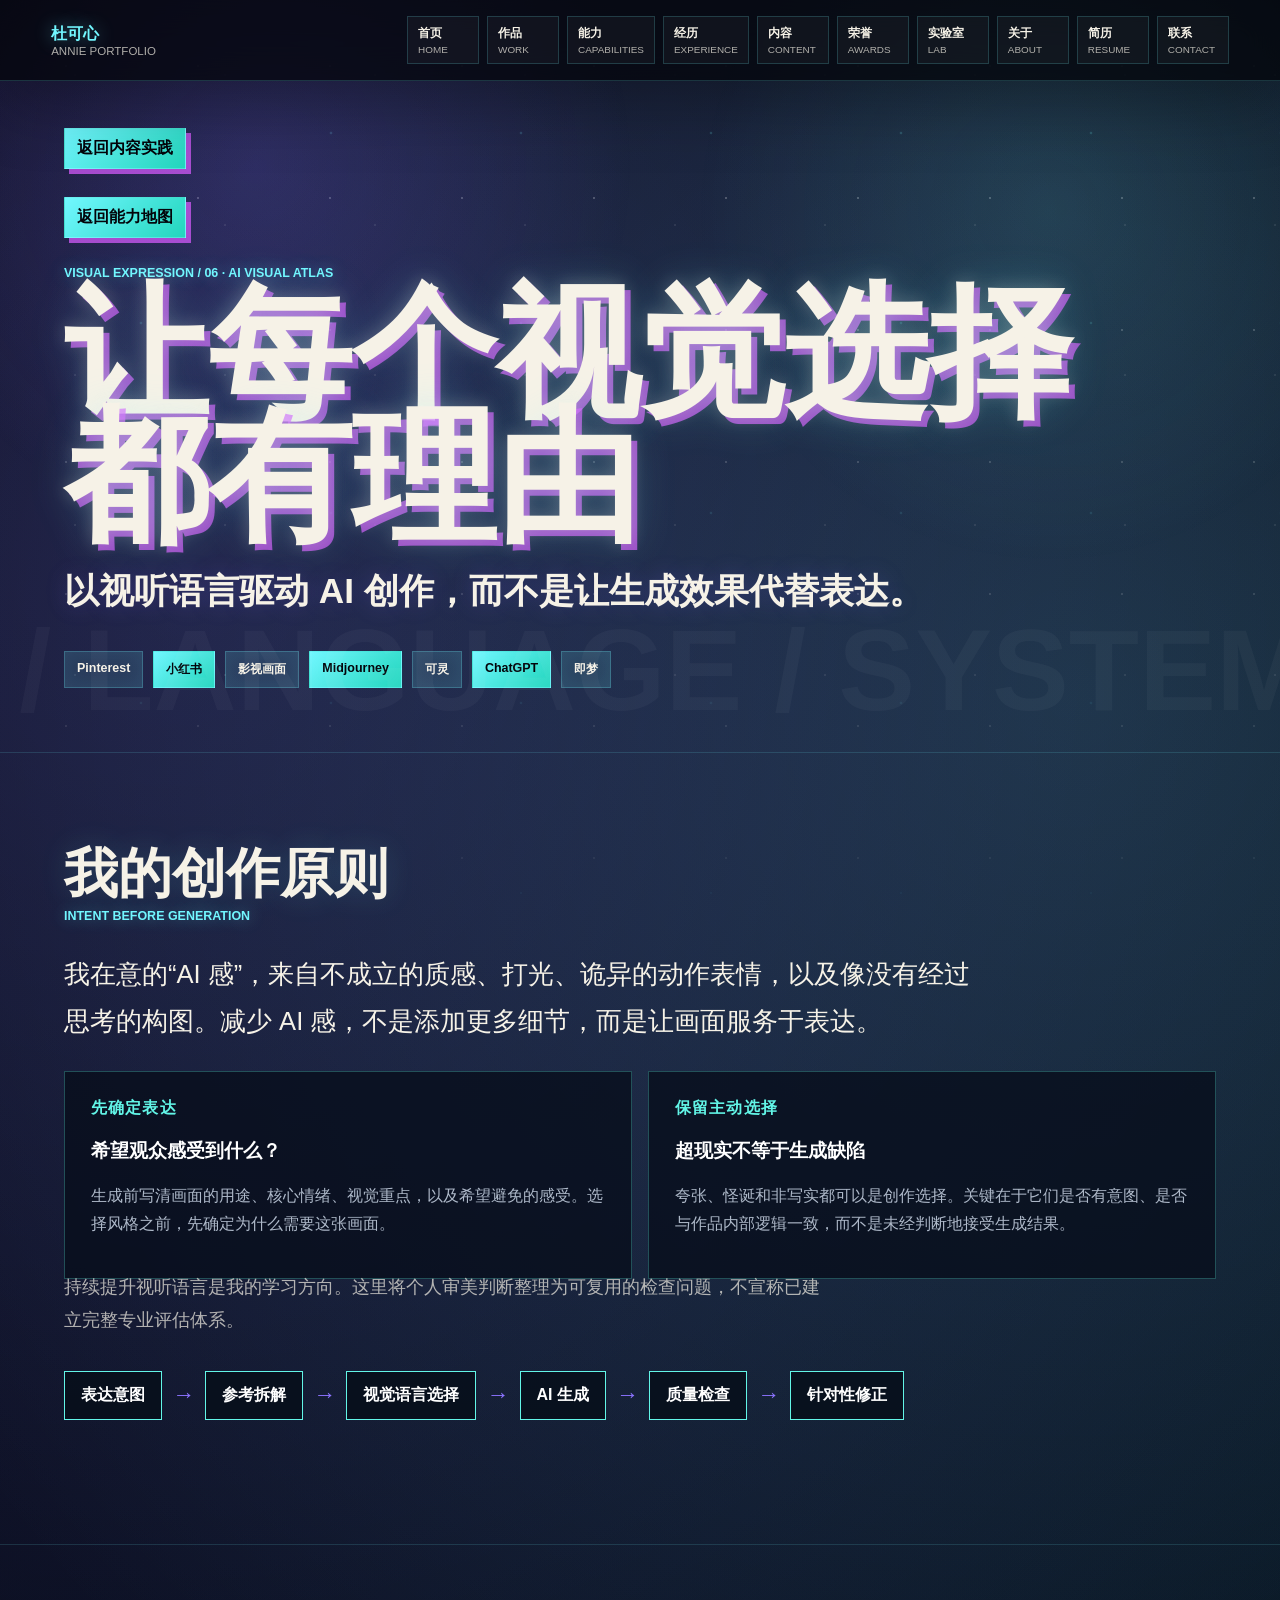
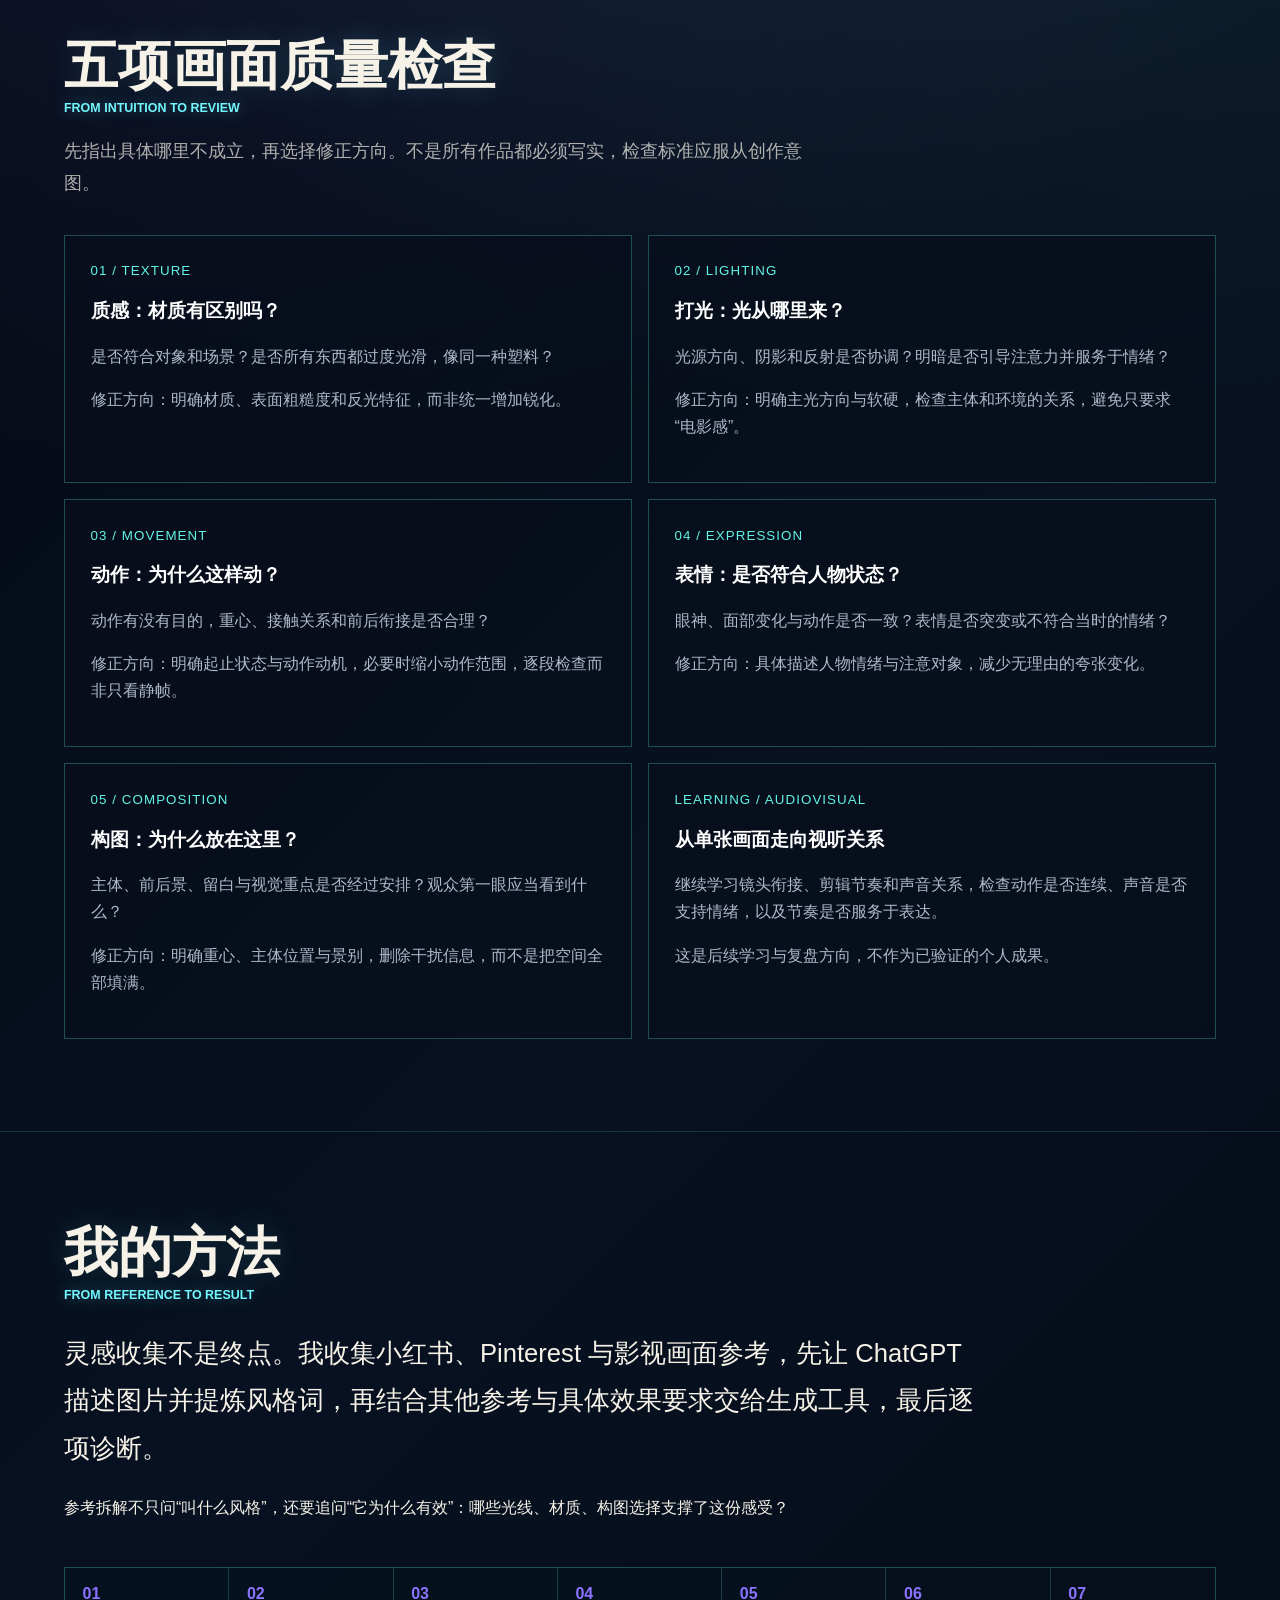
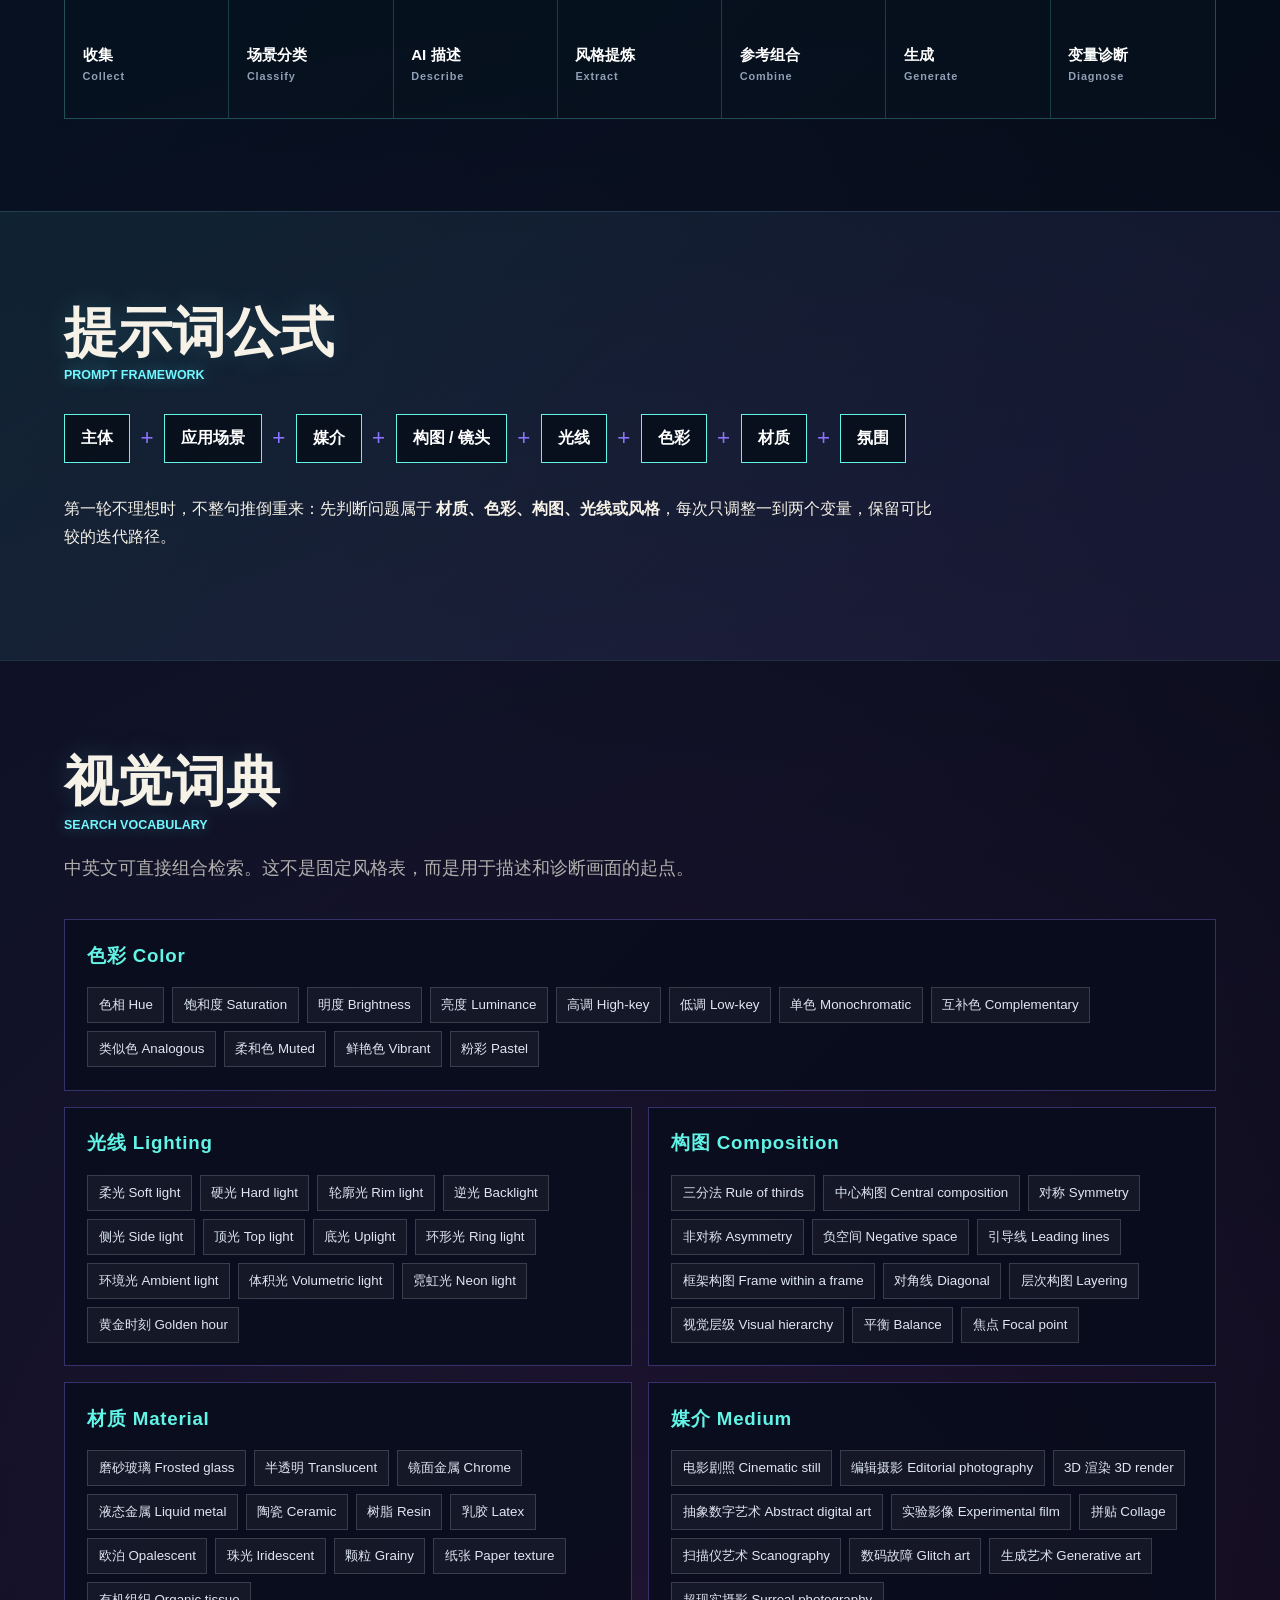
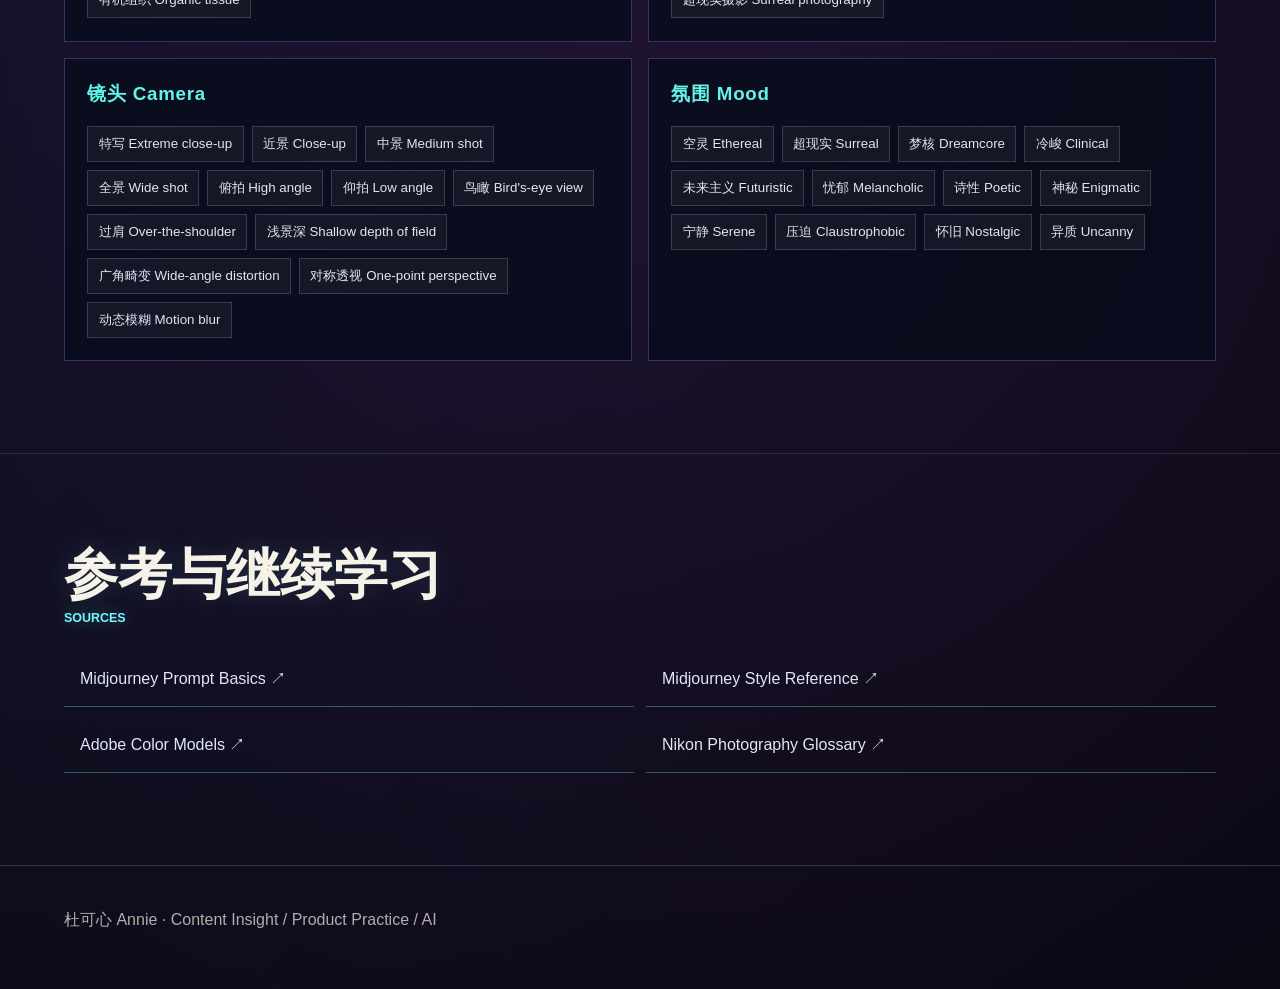
<file: visual-atlas.html>
<!DOCTYPE html>
<html lang="zh-CN">
<head>
  <meta charset="UTF-8">
  <meta name="viewport" content="width=device-width, initial-scale=1.0">
  <title>AI 视觉灵感图谱 | 杜可心 Annie</title>
  <link rel="stylesheet" href="style.css">
</head>
<body data-page="visual-atlas">
  <div class="site-noise" aria-hidden="true"></div>
  <header class="site-header" id="site-header"></header>
  <main id="app"></main>
  <footer class="site-footer" id="site-footer"></footer>
  <script src="src/data/siteData.js"></script>
  <script src="src/components/renderers.js"></script>
  <script src="script.js"></script>
</body>
</html>
</file>
<file: style.css>
:root {
  --bg: #07080a;
  --panel: rgba(255, 255, 255, 0.075);
  --panel-strong: rgba(255, 255, 255, 0.12);
  --text: #f7f4ea;
  --muted: rgba(247, 244, 234, 0.68);
  --line: rgba(247, 244, 234, 0.16);
  --cyan: #64f4ff;
  --lime: #00a88f;
  --lime-soft: rgba(0, 168, 143, 0.18);
  --lime-line: rgba(0, 168, 143, 0.56);
  --pink: #ff3d9a;
  --orange: #ff6b35;
  --black: #050608;
}

/* 2026 portfolio architecture refresh */
.section-intro {
  max-width: 760px;
  margin: -0.5rem 0 2.2rem;
  color: var(--muted, #a7afc1);
  font-size: clamp(1rem, 1.4vw, 1.18rem);
  line-height: 1.8;
}

.hero-actions {
  display: flex;
  flex-wrap: wrap;
  gap: 0.8rem;
  margin-top: 1.5rem;
}

.button-secondary {
  background: transparent;
  color: #e9f9ff;
  border-color: rgba(96, 246, 229, 0.42);
}

.featured-work-section {
  background: linear-gradient(180deg, rgba(30, 58, 94, 0.72), rgba(8, 14, 30, 0.96));
}

.featured-grid {
  grid-template-columns: repeat(2, minmax(0, 1fr));
}

.project-placeholder {
  min-height: 280px;
  background:
    radial-gradient(circle at 75% 20%, rgba(120, 92, 255, 0.4), transparent 35%),
    linear-gradient(135deg, rgba(28, 247, 221, 0.18), rgba(42, 25, 91, 0.88));
}

.project-placeholder b {
  max-width: 80%;
  font-size: clamp(1.5rem, 3vw, 2.6rem);
}

.project-archive {
  margin-top: 1.2rem;
  padding: 1.4rem;
  border: 1px solid rgba(120, 230, 230, 0.22);
  background: rgba(4, 10, 24, 0.62);
}

.project-archive > p {
  margin: 0 0 0.85rem;
  color: #62f5e7;
  font-weight: 800;
  letter-spacing: 0.12em;
  text-transform: uppercase;
}

.project-archive-links {
  display: grid;
  grid-template-columns: repeat(3, minmax(0, 1fr));
  gap: 0.75rem;
}

.project-archive-links a {
  display: flex;
  flex-direction: column;
  gap: 0.25rem;
  padding: 1rem;
  border: 1px solid rgba(255,255,255,0.12);
  color: #fff;
}

.project-archive-links a:hover { border-color: #62f5e7; }
.project-archive-links span { color: #94a2ba; font-size: 0.78rem; }

.capability-section {
  overflow: hidden;
  background:
    radial-gradient(circle at 50% 45%, rgba(58, 224, 210, 0.11), transparent 27%),
    radial-gradient(circle at 12% 70%, rgba(126, 91, 255, 0.12), transparent 26%),
    #070d1b;
}

.capability-3d-stage {
  --px: 0;
  --py: 0;
  display: none;
  position: relative;
  height: clamp(650px, 72vw, 860px);
  margin-top: 2rem;
  overflow: hidden;
  border: 1px solid rgba(98,245,231,.35);
  background:
    radial-gradient(circle at 50% 46%, rgba(255,255,255,.96) 0 13%, rgba(224,234,239,.88) 34%, rgba(125,147,160,.28) 68%, transparent 70%),
    linear-gradient(145deg, #edf2f3 0%, #cbd6d9 48%, #9aacb2 100%);
  box-shadow: inset 0 0 80px rgba(8,17,29,.34), 0 24px 70px rgba(0,0,0,.28);
  cursor: crosshair;
  isolation: isolate;
}

.is-3d-loading .capability-3d-stage,
.is-3d-ready .capability-3d-stage { display: block; }
.is-3d-loading .capability-fallback,
.is-3d-ready .capability-fallback { display: none; }
.is-3d-failed .capability-3d-stage { display: none; }

.capability-3d-stage::before,
.capability-3d-stage::after {
  content: "";
  position: absolute;
  z-index: 1;
  pointer-events: none;
}

.capability-3d-stage::before {
  inset: 5%;
  border: 1px solid rgba(13,28,36,.22);
  background: linear-gradient(90deg, transparent 49.9%, rgba(12,34,42,.22) 50%, transparent 50.1%), linear-gradient(transparent 49.9%, rgba(12,34,42,.18) 50%, transparent 50.1%);
}

.capability-3d-stage::after {
  left: 50%;
  bottom: 3%;
  width: 44%;
  aspect-ratio: 1;
  border: 1px solid rgba(16,48,56,.28);
  border-radius: 50%;
  transform: translateX(-50%) rotateX(72deg);
  box-shadow: 0 0 0 32px rgba(22,59,65,.06), 0 0 0 64px rgba(22,59,65,.035);
}

#capability-3d-canvas { position: absolute; inset: 0; z-index: 2; width: 100%; height: 100%; }

.capability-scan-grid {
  position: absolute;
  inset: 0;
  z-index: 1;
  opacity: .24;
  background-image: linear-gradient(rgba(19,50,58,.18) 1px, transparent 1px), linear-gradient(90deg, rgba(19,50,58,.18) 1px, transparent 1px);
  background-size: 52px 52px;
  transform: perspective(600px) rotateX(63deg) translateY(58%);
  transform-origin: bottom;
}

.capability-labels { position: absolute; inset: 0; z-index: 4; pointer-events: none; }
.spatial-label {
  position: absolute;
  width: min(230px, 24%);
  padding: .8rem .9rem .75rem;
  border: 1px solid rgba(15,37,44,.55);
  color: #10242b;
  background: rgba(242,248,248,.68);
  box-shadow: 8px 8px 0 rgba(19,39,48,.13);
  backdrop-filter: blur(7px);
  pointer-events: auto;
  transition: border-color .2s ease, background .2s ease, transform .12s linear;
}
.spatial-label::after { content: ""; position: absolute; top: 50%; width: 54px; border-top: 1px solid rgba(20,48,56,.58); }
.spatial-label small { display: block; margin-bottom: .3rem; color: #197c78; font-size: .62rem; letter-spacing: .13em; }
.spatial-label strong { display: block; font-size: 1.12rem; }
.spatial-label span { display: block; margin-top: .35rem; color: #40565c; font-size: .68rem; line-height: 1.45; }
.spatial-label:hover { border-color: #147e78; background: rgba(255,255,255,.9); }
.label-product { left: 5%; top: 14%; transform: translate(calc(var(--px) * -13px), calc(var(--py) * -8px)); }
.label-ai { right: 5%; top: 13%; transform: translate(calc(var(--px) * 16px), calc(var(--py) * 9px)); }
.label-insight { left: 2.5%; top: 43%; transform: translate(calc(var(--px) * -20px), calc(var(--py) * -11px)); }
.label-data { right: 2.5%; top: 42%; transform: translate(calc(var(--px) * 23px), calc(var(--py) * 13px)); }
.label-content { left: 9%; bottom: 10%; transform: translate(calc(var(--px) * -16px), calc(var(--py) * -8px)); }
.label-visual { right: 8%; bottom: 10%; transform: translate(calc(var(--px) * 19px), calc(var(--py) * 10px)); }
.label-product::after, .label-insight::after, .label-content::after { left: 100%; }
.label-ai::after, .label-data::after, .label-visual::after { right: 100%; }

.capability-loader { position: absolute; left: 50%; top: 50%; z-index: 5; display: grid; justify-items: center; gap: .8rem; color: #17363e; transform: translate(-50%,-50%); letter-spacing: .12em; font-size: .72rem; }
.capability-loader i { width: 44px; height: 44px; border: 1px solid rgba(20,70,76,.25); border-top-color: #147e78; border-radius: 50%; animation: capability-spin 1s linear infinite; }
.is-3d-ready .capability-loader { opacity: 0; pointer-events: none; transition: opacity .4s ease; }
.capability-instruction { position: absolute; left: 50%; bottom: 2.2%; z-index: 5; color: #263f46; font-size: .67rem; letter-spacing: .08em; transform: translateX(-50%); }
.capability-instruction span { color: #08746e; font-weight: 700; }
@keyframes capability-spin { to { transform: rotate(360deg); } }

/* Capability data-space — monochrome point-cloud language */
.capability-3d-stage {
  border-color: rgba(255,255,255,.18);
  background:
    radial-gradient(ellipse at 50% 68%, rgba(161,184,188,.16), transparent 32%),
    radial-gradient(circle at 50% 38%, #15191c 0, #080a0c 42%, #020304 78%);
  box-shadow: inset 0 0 120px #000, 0 24px 70px rgba(0,0,0,.38);
}
.capability-3d-stage::before {
  inset: 3%;
  border-color: rgba(255,255,255,.11);
  background:
    linear-gradient(90deg, transparent 49.9%, rgba(255,255,255,.1) 50%, transparent 50.1%),
    linear-gradient(transparent 49.9%, rgba(255,255,255,.07) 50%, transparent 50.1%);
}
.capability-3d-stage::after {
  bottom: -2%;
  border-color: rgba(255,255,255,.22);
  box-shadow: 0 0 0 32px rgba(255,255,255,.035), 0 0 0 64px rgba(255,255,255,.02);
}
.capability-data-rain {
  position: absolute;
  inset: -12% 0 12%;
  z-index: 1;
  display: flex;
  justify-content: space-around;
  overflow: hidden;
  color: rgba(225,234,235,.35);
  font: 9px/1.1 ui-monospace, SFMono-Regular, Consolas, monospace;
  letter-spacing: .16em;
  pointer-events: none;
  -webkit-mask-image: linear-gradient(transparent, #000 18%, #000 72%, transparent);
  mask-image: linear-gradient(transparent, #000 18%, #000 72%, transparent);
}
.capability-data-rain i {
  width: 10px;
  font-style: normal;
  overflow-wrap: anywhere;
  animation: data-fall 9s linear infinite;
  text-shadow: 0 0 8px rgba(255,255,255,.4);
}
.capability-data-rain i:nth-child(2n) { animation-duration: 13s; animation-delay: -6s; opacity: .45; }
.capability-data-rain i:nth-child(3n) { animation-duration: 7s; animation-delay: -3s; }
.capability-hud { position: absolute; inset: 18px 20px auto; z-index: 5; display: flex; justify-content: space-between; color: rgba(238,245,245,.58); font: 9px/1 ui-monospace, SFMono-Regular, Consolas, monospace; letter-spacing: .16em; pointer-events: none; }
.spatial-label {
  padding: .68rem .75rem .62rem;
  border-color: rgba(232,240,240,.42);
  color: #f0f4f4;
  background: rgba(4,7,9,.55);
  box-shadow: 7px 7px 0 rgba(255,255,255,.055);
  backdrop-filter: blur(9px);
}
.spatial-label::after { border-color: rgba(230,239,239,.4); }
.spatial-label::before { content: "+"; position: absolute; top: -7px; left: -4px; color: rgba(255,255,255,.7); font: 11px/1 monospace; }
.spatial-label small { color: #9aebe3; }
.spatial-label strong { font-family: ui-monospace, SFMono-Regular, Consolas, monospace; font-weight: 500; letter-spacing: .04em; }
.spatial-label span { color: rgba(224,233,233,.58); }
.spatial-label:hover { border-color: rgba(154,235,227,.9); color: #fff; background: rgba(8,15,17,.84); }
.capability-loader { color: rgba(235,244,244,.72); }
.capability-loader i { border-color: rgba(255,255,255,.18); border-top-color: #9aebe3; }
.capability-instruction { color: rgba(232,240,240,.55); font-family: ui-monospace, SFMono-Regular, Consolas, monospace; }
.capability-instruction span { color: #9aebe3; }
@keyframes data-fall { from { transform: translateY(-14%); } to { transform: translateY(18%); } }

.capability-data-streams {
  position: absolute;
  inset: 0;
  z-index: 1;
  overflow: hidden;
  pointer-events: none;
  transform: translate(calc(var(--px) * -5px), calc(var(--py) * -3px));
}
.capability-data-streams i {
  --stream-height: 48%;
  position: absolute;
  bottom: 10%;
  left: 50%;
  width: 1px;
  height: var(--stream-height);
  background: linear-gradient(to top, rgba(232,240,240,.7), rgba(232,240,240,.18) 58%, transparent);
  opacity: .42;
  transform-origin: bottom;
  animation: stream-pulse 4.8s ease-in-out infinite alternate;
}
.capability-data-streams i::before,
.capability-data-streams i::after {
  content: "";
  position: absolute;
  left: -2px;
  width: 5px;
  height: 13px;
  background: rgba(238,244,244,.72);
  box-shadow: 0 0 12px rgba(255,255,255,.34);
}
.capability-data-streams i::before { top: 24%; }
.capability-data-streams i::after { top: 61%; height: 5px; }
.capability-data-streams i:nth-child(1) { left: 34%; --stream-height: 39%; animation-delay: -1.1s; }
.capability-data-streams i:nth-child(2) { left: 38%; --stream-height: 52%; animation-delay: -3.2s; }
.capability-data-streams i:nth-child(3) { left: 41%; --stream-height: 33%; animation-delay: -.4s; }
.capability-data-streams i:nth-child(4) { left: 44%; --stream-height: 61%; animation-delay: -2.5s; }
.capability-data-streams i:nth-child(5) { left: 47%; --stream-height: 44%; animation-delay: -1.8s; }
.capability-data-streams i:nth-child(6) { left: 49%; --stream-height: 68%; animation-delay: -4s; }
.capability-data-streams i:nth-child(7) { left: 51%; --stream-height: 56%; animation-delay: -.7s; }
.capability-data-streams i:nth-child(8) { left: 53%; --stream-height: 72%; animation-delay: -2.8s; }
.capability-data-streams i:nth-child(9) { left: 56%; --stream-height: 47%; animation-delay: -1.4s; }
.capability-data-streams i:nth-child(10) { left: 59%; --stream-height: 63%; animation-delay: -3.7s; }
.capability-data-streams i:nth-child(11) { left: 62%; --stream-height: 41%; animation-delay: -.2s; }
.capability-data-streams i:nth-child(12) { left: 29%; --stream-height: 27%; animation-delay: -2.1s; opacity: .2; }
.capability-data-streams i:nth-child(13) { left: 67%; --stream-height: 31%; animation-delay: -3.1s; opacity: .2; }
.capability-data-streams i:nth-child(14) { left: 24%; --stream-height: 19%; animation-delay: -1.2s; opacity: .14; }
.capability-data-streams i:nth-child(15) { left: 72%; --stream-height: 22%; animation-delay: -2.6s; opacity: .14; }
@keyframes stream-pulse {
  0% { transform: scaleY(.72); filter: brightness(.7); }
  100% { transform: scaleY(1.04); filter: brightness(1.25); }
}

@media (prefers-reduced-motion: reduce) {
  .capability-data-streams i { animation: none; }
}

.capability-map {
  position: relative;
  display: grid;
  grid-template-columns: repeat(3, minmax(0, 1fr));
  gap: 1.2rem;
  padding-top: 210px;
}

.capability-map::before,
.capability-map::after {
  content: "";
  position: absolute;
  left: 50%;
  top: 165px;
  width: 66%;
  height: 1px;
  background: linear-gradient(90deg, rgba(126,91,255,.05), #62f5e7, rgba(255,202,96,.08));
  transform: translateX(-50%);
}

.capability-map::after {
  width: 1px;
  height: 90px;
  top: 120px;
  transform: none;
}

.capability-core {
  position: absolute;
  top: 0;
  left: 50%;
  z-index: 2;
  width: 230px;
  min-height: 150px;
  display: grid;
  place-content: center;
  gap: 0.45rem;
  text-align: center;
  transform: translateX(-50%);
  border: 1px solid #62f5e7;
  background: rgba(9, 20, 38, 0.92);
  box-shadow: 12px 12px 0 rgba(137, 80, 255, 0.28), 0 0 50px rgba(98,245,231,.12);
}

.capability-core small,
.capability-core span { color: #62f5e7; letter-spacing: .12em; font-size: .68rem; }
.capability-core strong { color: #fff; font-size: 1.4rem; line-height: 1.3; }

.capability-cluster {
  position: relative;
  min-height: 430px;
  padding: 1.5rem;
  border: 1px solid rgba(255,255,255,.14);
  background: rgba(13, 22, 41, 0.8);
}

.capability-cluster::before {
  content: "";
  position: absolute;
  top: -45px;
  left: 50%;
  width: 1px;
  height: 45px;
  background: rgba(98,245,231,.65);
}

.capability-cluster.product { border-top: 3px solid #62f5e7; }
.capability-cluster.content { border-top: 3px solid #8c73ff; }
.capability-cluster.creative { border-top: 3px solid #ffc96b; }

.capability-cluster header {
  display: flex;
  align-items: flex-start;
  gap: 1rem;
  margin-bottom: 1.25rem;
}

.capability-cluster header > b { color: #62f5e7; font-size: 1.5rem; }
.capability-cluster h3 { margin: 0; color: #fff; font-size: 1.35rem; }
.capability-cluster header p { margin: .2rem 0 0; color: #77849d; font-size: .7rem; letter-spacing: .08em; }

.capability-nodes {
  display: flex;
  flex-wrap: wrap;
  gap: .55rem;
}

.capability-nodes span {
  padding: .55rem .7rem;
  border: 1px solid rgba(98,245,231,.24);
  background: rgba(98,245,231,.06);
  color: #dbe7f5;
  font-size: .84rem;
}

.content .capability-nodes span { border-color: rgba(140,115,255,.32); background: rgba(140,115,255,.08); }
.creative .capability-nodes span { border-color: rgba(255,201,107,.3); background: rgba(255,201,107,.07); }

.capability-evidence {
  display: grid;
  gap: .55rem;
  margin-top: 1.5rem;
  padding-top: 1rem;
  border-top: 1px dashed rgba(255,255,255,.16);
}

.capability-evidence small { color: #748098; }
.capability-evidence em { color: #fff; font-style: normal; font-size: .86rem; }

.shared-capabilities {
  display: flex;
  flex-wrap: wrap;
  justify-content: center;
  gap: .65rem;
  margin-top: 1rem;
}

.shared-capabilities span {
  padding: .6rem .9rem;
  color: #08111f;
  background: #62f5e7;
  font-weight: 800;
  font-size: .78rem;
}

.experience-timeline {
  display: grid;
  grid-template-columns: repeat(2, minmax(0, 1fr));
  gap: 1.1rem;
}

.experience-card { position: relative; }
.experience-index {
  position: absolute;
  top: 1rem;
  right: 1rem;
  z-index: 3;
  color: #62f5e7 !important;
  font-size: 1.3rem !important;
  font-weight: 900;
}

.content-practice-section {
  background: linear-gradient(135deg, rgba(32, 22, 68, .8), rgba(5, 13, 27, .98));
}

.content-practice-grid {
  display: grid;
  grid-template-columns: repeat(2, minmax(0, 1fr));
  gap: 1rem;
}

.content-practice-card {
  position: relative;
  display: flex;
  min-height: 360px;
  flex-direction: column;
  gap: .9rem;
  padding: 2rem;
  border: 1px solid rgba(154,122,255,.38);
  background: rgba(9, 13, 29, .78);
  color: #dfe7f3;
}

.content-practice-card:hover { transform: translateY(-4px); border-color: #62f5e7; }
.content-practice-card h3 { max-width: 80%; margin: 0; color: #fff; font-size: clamp(1.5rem, 2.8vw, 2.4rem); }
.content-practice-card > p { color: #62f5e7; letter-spacing: .08em; text-transform: uppercase; }
.content-number { position: absolute; top: 1.5rem; right: 1.5rem; color: #8c73ff; font-size: 2rem; font-weight: 900; }
.content-metrics { display: flex; flex-wrap: wrap; gap: .6rem; margin-top: auto; }
.content-metrics b { padding: .65rem .8rem; background: #f3efe4; color: #0a1322; }

.atlas-hero { overflow: hidden; background: radial-gradient(circle at 78% 45%, rgba(98,245,231,.16), transparent 30%), radial-gradient(circle at 66% 5%, rgba(140,115,255,.25), transparent 36%); }
.atlas-hero::after { content: "VISUAL / LANGUAGE / SYSTEM"; position: absolute; right: -2rem; bottom: 1rem; color: rgba(255,255,255,.035); font-size: clamp(3.5rem, 9vw, 9rem); font-weight: 900; white-space: nowrap; }
.atlas-lead { max-width: 920px; font-size: clamp(1.15rem, 2vw, 1.65rem); line-height: 1.85; }
.atlas-flow { display: grid; grid-template-columns: repeat(7, 1fr); margin-top: 3rem; border: 1px solid rgba(98,245,231,.28); }
.atlas-flow div { position: relative; min-height: 150px; padding: 1.1rem; border-right: 1px solid rgba(98,245,231,.2); background: rgba(8,18,31,.72); }
.atlas-flow div:last-child { border: 0; }
.atlas-flow b { display: block; margin-bottom: 2.6rem; color: #8c73ff; }
.atlas-flow span { color: #fff; font-size: .95rem; font-weight: 700; }
.atlas-flow small { color: #91a0b6; font-size: .68rem; letter-spacing: .08em; }
.atlas-prompt { background: linear-gradient(135deg, rgba(98,245,231,.08), rgba(140,115,255,.1)); }
.prompt-formula { display: flex; flex-wrap: wrap; align-items: center; gap: .65rem; margin: 2rem 0; }
.prompt-formula span { padding: .8rem 1rem; border: 1px solid #62f5e7; background: rgba(7,15,27,.88); color: #fff; font-weight: 700; }
.prompt-formula i { color: #8c73ff; font-style: normal; font-size: 1.4rem; }
.atlas-prompt > p { max-width: 880px; line-height: 1.8; }
.lexicon-grid { display: grid; grid-template-columns: repeat(2, minmax(0, 1fr)); gap: 1rem; }
.lexicon-grid article { padding: 1.4rem; border: 1px solid rgba(140,115,255,.35); background: rgba(8,13,28,.82); }
.lexicon-grid article:first-child { grid-column: 1 / -1; }
.lexicon-grid h3 { margin-top: 0; color: #62f5e7; letter-spacing: .04em; }
.lexicon-grid article > div { display: flex; flex-wrap: wrap; gap: .5rem; }
.lexicon-grid button { padding: .5rem .65rem; border: 1px solid rgba(255,255,255,.16); background: rgba(255,255,255,.045); color: #dfe7f3; cursor: copy; }
.lexicon-grid button:hover, .lexicon-grid button.is-copied { border-color: #62f5e7; background: #62f5e7; color: #07101b; }
.source-links { display: grid; grid-template-columns: repeat(2, minmax(0,1fr)); gap: .75rem; }
.source-links a { padding: 1rem; border-bottom: 1px solid rgba(98,245,231,.35); color: #dfe7f3; }
.source-links a:hover { color: #62f5e7; }

.community-hero { background: radial-gradient(circle at 80% 20%, rgba(140,115,255,.25), transparent 34%), linear-gradient(145deg, rgba(5,15,30,.96), rgba(28,18,60,.88)); }
.community-funnel { display: grid; grid-template-columns: 1fr auto 1fr auto 1fr; align-items: stretch; gap: 1rem; margin-top: 2rem; }
.community-funnel article { min-height: 260px; padding: 1.5rem; border: 1px solid rgba(98,245,231,.3); background: rgba(8,14,28,.82); }
.community-funnel article b { color: #8c73ff; font-size: 2rem; }
.community-funnel article p { color: #62f5e7; font-size: .72rem; letter-spacing: .12em; }
.community-funnel article h3 { color: #fff; }
.community-funnel article span { color: #acb7c8; line-height: 1.75; }
.community-funnel > i { align-self: center; color: #62f5e7; font-size: 1.7rem; font-style: normal; }
.community-metrics { display: flex; gap: 1rem; margin-top: 1rem; }
.community-metrics div { display: flex; flex: 1; align-items: baseline; gap: 1rem; padding: 1.2rem 1.5rem; background: #f3efe4; color: #07101b; }
.community-metrics strong { font-size: clamp(2rem, 4vw, 3.5rem); }
.community-proof-grid { display: grid; grid-template-columns: repeat(2, minmax(0,1fr)); gap: 2rem; align-items: start; margin-top: 2rem; }
.community-proof-grid figure { margin: 0; }
.phone-proof { max-width: 440px; margin: 0 auto; padding: .7rem; border: 1px solid rgba(98,245,231,.3); background: rgba(8,14,28,.9); }
.phone-proof img { display: block; width: 100%; height: auto; }
.community-proof-grid figcaption { display: flex; flex-direction: column; gap: .55rem; max-width: 520px; margin: 1rem auto 0; }
.community-proof-grid figcaption b { color: #62f5e7; }
.community-proof-grid figcaption span { color: #acb7c8; line-height: 1.65; }
.privacy-note { margin-top: 2rem; color: #7f8ca0; font-size: .8rem; }
.insight-eyebrow { color: #62f5e7; letter-spacing: .1em; font-size: .8rem; margin-bottom: 2rem; }
.insight-template-grid { display: grid; grid-template-columns: repeat(auto-fit,minmax(min(100%,280px),1fr)); gap: 1rem; align-items: start; }
.insight-template-grid article { padding: 1.4rem; border: 1px solid rgba(98,245,231,.3); background: rgba(8,14,28,.85); min-width: 0; }
.insight-template-grid summary { cursor: pointer; color: #62f5e7; padding-block: .8rem; }
.insight-template-grid pre { white-space: pre-wrap; overflow-wrap: anywhere; line-height: 1.7; font-size: .85rem; }
.insight-template-grid .button { font-size: .8rem; }
.product-method-hero { background: radial-gradient(circle at 78% 28%, rgba(98,245,231,.16), transparent 30%), linear-gradient(145deg, rgba(5,15,30,.96), rgba(28,18,60,.9)); }
.origin-grid, .case-evidence-grid, .template-grid { display: grid; grid-template-columns: repeat(2,minmax(0,1fr)); gap: 1rem; }
.origin-grid article, .case-evidence-grid article { padding: 1.6rem; border: 1px solid rgba(98,245,231,.28); background: rgba(8,14,28,.8); }
.origin-grid b, .case-evidence-grid small { color: #62f5e7; letter-spacing: .08em; }
.origin-grid h3, .case-evidence-grid h3 { color: #fff; }
.origin-grid p, .case-evidence-grid p { color: #aeb9c9; line-height: 1.7; }
.origin-grid a { color: #8c73ff; font-weight: 800; }
.method-step-list { border-top: 1px solid rgba(98,245,231,.25); }
.method-step-list article { display: grid; grid-template-columns: 90px 1fr; gap: 1rem; padding: 1.35rem 0; border-bottom: 1px solid rgba(98,245,231,.18); }
.method-step-list article > b { color: #8c73ff; font-size: 2rem; }
.method-step-list small { color: #62f5e7; text-transform: uppercase; letter-spacing: .1em; }
.method-step-list h3 { margin: .25rem 0; color: #fff; font-size: 1.45rem; }
.method-step-list p { max-width: 850px; margin: 0; color: #aeb9c9; line-height: 1.7; }
.case-readonly { display: flex; justify-content: space-between; gap: 1rem; margin-top: 1rem; padding: 1rem; border: 1px solid rgba(140,115,255,.45); color: #aeb9c9; }
.case-readonly span { color: #8c73ff; font-size: .75rem; letter-spacing: .1em; }
.template-grid article { position: relative; padding: 1.5rem; border: 1px solid rgba(140,115,255,.38); background: rgba(8,14,28,.85); }
.template-grid article > b { position: absolute; right: 1rem; top: 1rem; color: #8c73ff; font-size: 1.5rem; }
.template-grid h3 { padding-right: 2.5rem; color: #fff; }
.template-grid p { min-height: 3.2em; color: #aeb9c9; line-height: 1.6; }
.template-grid article > div { display: flex; flex-wrap: wrap; gap: .5rem; }
.template-grid button, .template-grid a { padding: .65rem .75rem; border: 1px solid rgba(98,245,231,.45); background: transparent; color: #dfe7f3; cursor: pointer; font: inherit; font-size: .78rem; }
.template-grid button:hover, .template-grid a:hover { background: #62f5e7; color: #07101b; }
.template-dialog { width: min(820px,90vw); max-height: 82vh; padding: 2rem; border: 1px solid #62f5e7; background: #080e1c; color: #dfe7f3; }
.template-dialog::backdrop { background: rgba(0,0,0,.78); }
.template-dialog > button { position: absolute; right: 1rem; top: 1rem; border: 0; background: transparent; color: #fff; font-size: 1.8rem; cursor: pointer; }
.template-dialog pre { overflow: auto; padding: 1rem; background: #050914; color: #b9c7d9; white-space: pre-wrap; line-height: 1.55; }

@media (max-width: 1100px) {
  .site-nav a { padding-left: .55rem; padding-right: .55rem; }
  .site-nav a span { display: none; }
  .capability-map { grid-template-columns: 1fr; padding-top: 190px; }
  .capability-map::before { display: none; }
  .capability-cluster { min-height: auto; }
  .capability-cluster::before { left: 50%; }
}

@media (max-width: 760px) {
  .origin-grid, .case-evidence-grid, .template-grid { grid-template-columns: 1fr; }
  .method-step-list article { grid-template-columns: 54px 1fr; }
  .case-readonly { flex-direction: column; }
  .community-funnel { grid-template-columns: 1fr; }
  .community-funnel > i { justify-self: center; transform: rotate(90deg); }
  .community-metrics { flex-direction: column; }
  .community-proof-grid { grid-template-columns: 1fr; }
  .atlas-flow { grid-template-columns: 1fr 1fr; }
  .atlas-flow div { min-height: 115px; border-bottom: 1px solid rgba(98,245,231,.2); }
  .atlas-flow b { margin-bottom: 1.5rem; }
  .lexicon-grid, .source-links { grid-template-columns: 1fr; }
  .lexicon-grid article:first-child { grid-column: auto; }
  .capability-3d-stage { height: 700px; margin-inline: -1rem; }
  .spatial-label { width: 42%; padding: .65rem; }
  .spatial-label::after { width: 18px; }
  .spatial-label strong { font-size: .92rem; }
  .spatial-label span { font-size: .59rem; }
  .label-product, .label-content { left: 3%; }
  .label-ai, .label-visual { right: 3%; }
  .label-insight { left: 1%; top: 40%; }
  .label-data { right: 1%; top: 53%; }
  .label-content, .label-visual { bottom: 8%; }
  .capability-instruction { white-space: nowrap; }
  .featured-grid,
  .project-archive-links,
  .experience-timeline,
  .content-practice-grid { grid-template-columns: 1fr; }
  .hero-actions { flex-direction: column; align-items: stretch; }
  .capability-core { width: 200px; }
  .content-practice-card { min-height: 320px; }
}

* {
  box-sizing: border-box;
}

html {
  scroll-behavior: smooth;
}

body {
  margin: 0;
  color: var(--text);
  background:
    radial-gradient(circle at 18% 14%, rgba(100, 244, 255, 0.18), transparent 26%),
    radial-gradient(circle at 82% 6%, rgba(0, 168, 143, 0.12), transparent 24%),
    linear-gradient(135deg, #07080a 0%, #11131a 52%, #07080a 100%);
  font-family: Inter, "Noto Sans SC", "Microsoft YaHei", sans-serif;
  overflow-x: hidden;
}

a {
  color: inherit;
  text-decoration: none;
}

img,
video {
  max-width: 100%;
}

.site-noise {
  position: fixed;
  inset: 0;
  z-index: 50;
  pointer-events: none;
  opacity: 0.05;
  background-image:
    linear-gradient(90deg, transparent 0 48%, #fff 49% 51%, transparent 52%),
    linear-gradient(0deg, transparent 0 48%, #fff 49% 51%, transparent 52%);
  background-size: 8px 8px;
}

.site-header {
  position: fixed;
  inset: 0 0 auto;
  z-index: 40;
  display: flex;
  align-items: center;
  justify-content: space-between;
  gap: 24px;
  padding: 16px clamp(18px, 4vw, 58px);
  border-bottom: 1px solid var(--line);
  background: rgba(7, 8, 10, 0.74);
  backdrop-filter: blur(18px);
  transition: background 180ms ease, padding 180ms ease;
}

.is-scrolled .site-header {
  padding-block: 10px;
  background: rgba(7, 8, 10, 0.92);
}

.brand {
  display: grid;
  min-width: 132px;
}

.brand strong {
  color: var(--lime);
  font-size: 1rem;
  font-weight: 900;
}

.brand span {
  color: var(--muted);
  font-size: 0.72rem;
  text-transform: uppercase;
}

.site-nav {
  display: flex;
  flex-wrap: wrap;
  justify-content: flex-end;
  gap: 8px;
}

.site-nav a {
  display: grid;
  gap: 2px;
  min-width: 72px;
  padding: 8px 10px;
  border: 1px solid var(--line);
  background: rgba(255, 255, 255, 0.04);
}

.site-nav b {
  font-size: 0.78rem;
  font-weight: 900;
}

.site-nav span {
  color: var(--muted);
  font-size: 0.62rem;
  text-transform: uppercase;
}

.site-nav a:hover {
  color: var(--black);
  background: var(--lime);
  transform: translateY(-2px);
}

.site-nav a:hover span {
  color: rgba(5, 6, 8, 0.78);
}

main {
  position: relative;
  z-index: 1;
}

.hero,
.content-section,
.detail-hero {
  padding-inline: clamp(18px, 5vw, 72px);
}

.hero {
  min-height: 100vh;
  display: grid;
  grid-template-columns: minmax(280px, 1.08fr) minmax(280px, 0.92fr);
  gap: clamp(28px, 6vw, 84px);
  align-items: center;
  padding-top: 120px;
  padding-bottom: 72px;
}

.hero-kicker,
.section-title p,
.detail-hero > p {
  margin: 0 0 12px;
  color: var(--cyan);
  font-size: 0.78rem;
  font-weight: 900;
  letter-spacing: 0;
  text-transform: uppercase;
}

.hero h1,
.detail-hero h1 {
  margin: 0;
  font-size: clamp(4.4rem, 14vw, 10rem);
  line-height: 0.86;
  font-weight: 900;
  color: var(--text);
  text-shadow: 8px 8px 0 var(--pink);
}

.hero h2 {
  margin: 0;
  color: var(--lime);
  font-size: clamp(3.1rem, 9vw, 7.4rem);
  line-height: 0.92;
  font-weight: 900;
  text-shadow: 7px 7px 0 var(--orange);
}

.hero h3,
.detail-hero h2 {
  margin: 28px 0 12px;
  color: var(--text);
  font-size: clamp(1.3rem, 3vw, 2.2rem);
}

.hero-copy > p:last-of-type {
  max-width: 760px;
  color: var(--muted);
  font-size: clamp(1rem, 2vw, 1.28rem);
  line-height: 1.85;
}

.keyword-row,
.direction-list,
.action-row,
.mini-tags {
  display: flex;
  flex-wrap: wrap;
  gap: 10px;
}

.keyword-row {
  margin-top: 24px;
}

.keyword-row span,
.direction-list span {
  padding: 9px 12px;
  border: 1px solid var(--line);
  color: var(--black);
  background: var(--text);
  font-size: 0.78rem;
  font-weight: 900;
}

.keyword-row span:nth-child(even),
.direction-list span:nth-child(even) {
  color: var(--black);
  background: var(--lime);
}

.mini-tags {
  gap: 6px;
}

.mini-tags span {
  padding: 6px 8px;
  border: 1px solid var(--lime-line);
  color: var(--text);
  background: var(--lime-soft);
  font-size: 0.68rem;
  font-weight: 900;
}

.mini-tags span:nth-child(even) {
  color: var(--black);
  background: var(--text);
}

.hero-panel {
  display: grid;
  gap: 16px;
}

.radar-card {
  min-height: 430px;
  display: grid;
  grid-template-columns: repeat(2, 1fr);
  gap: 12px;
  padding: 14px;
  border: 1px solid var(--line);
  background:
    linear-gradient(90deg, rgba(247, 244, 234, 0.1) 1px, transparent 1px),
    linear-gradient(0deg, rgba(247, 244, 234, 0.1) 1px, transparent 1px),
    radial-gradient(circle at center, rgba(100, 244, 255, 0.18), transparent 46%),
    rgba(255, 255, 255, 0.06);
  background-size: 28px 28px, 28px 28px, auto, auto;
  box-shadow: 10px 10px 0 var(--pink);
}

.radar-card span {
  display: grid;
  place-items: center;
  min-height: 150px;
  color: var(--black);
  background: var(--lime);
  font-size: clamp(1.6rem, 5vw, 3.4rem);
  font-weight: 900;
}

.radar-card span:nth-child(2),
.radar-card span:nth-child(3) {
  color: var(--text);
  background: var(--pink);
}

.hero-metrics,
.about-grid,
.ability-grid,
.card-grid,
.detail-layout {
  display: grid;
  gap: 16px;
}

.hero-metrics {
  grid-template-columns: repeat(3, 1fr);
}

.hero-metrics article,
.panel,
.work-card,
.lab-card,
.resume-panel,
.contact-panel {
  border: 1px solid var(--line);
  background: var(--panel);
}

.hero-metrics article {
  padding: 16px;
}

.hero-metrics b {
  color: var(--lime);
  font-size: 1.4rem;
}

.hero-metrics span {
  display: block;
  margin-top: 8px;
  color: var(--muted);
  line-height: 1.5;
}

.content-section {
  padding-top: 92px;
  padding-bottom: 92px;
  border-top: 1px solid var(--line);
}

.section-title {
  display: flex;
  flex-direction: column;
  align-items: flex-start;
  gap: 8px;
  margin-bottom: 28px;
}

.section-title h2 {
  margin: 0;
  font-size: clamp(2rem, 4.2vw, 4rem);
  line-height: 1.05;
  font-weight: 900;
}

.about-grid {
  grid-template-columns: 1fr 1fr;
}

.ability-grid {
  grid-template-columns: repeat(3, 1fr);
  margin-top: 16px;
}

.panel {
  padding: 22px;
}

.panel h3,
.work-card h3,
.lab-card h3,
.resume-panel h3 {
  margin: 0 0 12px;
  font-size: 1.35rem;
}

.panel p,
.panel li,
.work-card span,
.lab-card span,
.resume-panel p,
.contact-panel span,
.detail-content p,
.detail-content li {
  color: var(--muted);
  line-height: 1.75;
}

.panel ul,
.detail-content ul,
.detail-content ol {
  padding-left: 20px;
}

.large-panel {
  min-height: 320px;
}

.video-panel .media-block {
  min-height: 260px;
}

.card-grid {
  grid-template-columns: repeat(4, minmax(0, 1fr));
}

.card-grid.three {
  grid-template-columns: repeat(3, minmax(0, 1fr));
}

.card-grid.projects {
  grid-template-columns: repeat(5, minmax(0, 1fr));
}

.featured-grid {
  display: grid;
  grid-template-columns: 1.2fr 0.9fr 0.9fr;
  gap: 16px;
}

.work-card,
.lab-card {
  min-height: 360px;
  display: flex;
  flex-direction: column;
  gap: 12px;
  padding: 14px;
  transition: transform 180ms ease, border-color 180ms ease, background 180ms ease;
}

.work-card:hover,
.lab-card:hover {
  transform: translateY(-6px);
  border-color: var(--lime);
  background: var(--panel-strong);
}

.work-card p,
.lab-card p,
.award-card p {
  margin: 0;
  color: var(--cyan);
  font-size: 0.78rem;
  font-weight: 900;
  text-transform: uppercase;
}

.work-card small {
  color: var(--lime);
  font-weight: 900;
}

.cover-frame {
  min-height: 190px;
}

.media-block {
  position: relative;
  overflow: hidden;
  min-height: 190px;
  display: grid;
  place-items: center;
  border: 1px solid var(--line);
  background:
    linear-gradient(135deg, rgba(100, 244, 255, 0.22), rgba(255, 61, 154, 0.2)),
    repeating-linear-gradient(45deg, transparent 0 18px, rgba(255, 255, 255, 0.08) 18px 20px);
}

.media-block[data-lightbox-group] {
  cursor: zoom-in;
}

.media-block[data-lightbox-group]::after {
  content: "VIEW";
  position: absolute;
  right: 12px;
  bottom: 12px;
  z-index: 2;
  padding: 7px 9px;
  color: var(--black);
  background: var(--cyan);
  font-size: 0.68rem;
  font-weight: 900;
  opacity: 0;
  transform: translateY(6px);
  transition: opacity 160ms ease, transform 160ms ease;
}

.media-block[data-lightbox-group]:hover::after,
.media-block[data-lightbox-group]:focus-visible::after {
  opacity: 1;
  transform: translateY(0);
}

.media-block img,
.media-block video {
  position: absolute;
  inset: 0;
  z-index: 0;
  width: 100%;
  height: 100%;
  object-fit: cover;
}

.video-block {
  background: var(--black);
}

.video-block video {
  object-fit: contain;
}

.video-empty {
  width: 100%;
  height: 100%;
  min-height: inherit;
  background:
    linear-gradient(135deg, rgba(100, 244, 255, 0.12), rgba(255, 61, 154, 0.1)),
    rgba(255, 255, 255, 0.04);
}

.media-block.real-media .media-fallback {
  display: none;
}

.upload-slots .media-block.real-media {
  min-height: clamp(220px, 28vw, 520px);
  background: var(--black);
}

.upload-slots .media-block.real-media img {
  object-fit: contain;
}

.media-fallback {
  position: relative;
  z-index: 1;
  display: grid;
  gap: 8px;
  width: min(92%, 420px);
  padding: 14px;
  color: var(--text);
  border: 1px solid var(--lime-line);
  background: rgba(7, 8, 10, 0.86);
  font-weight: 900;
  box-shadow: 6px 6px 0 rgba(0, 168, 143, 0.22);
}

.media-fallback span {
  color: var(--muted);
  font-size: 0.72rem;
  word-break: break-all;
}

.award-card {
  min-height: 190px;
}

.award-card {
  display: flex;
  flex-direction: column;
  gap: 10px;
  transition: transform 180ms ease, border-color 180ms ease, background 180ms ease;
}

.award-card:hover {
  transform: translateY(-6px);
  border-color: var(--cyan);
  background: var(--panel-strong);
}

.award-card small {
  color: var(--cyan);
  font-weight: 900;
  line-height: 1.55;
}

.award-card .card-action {
  margin-top: auto;
}

.award-detail aside .media-block {
  min-height: min(78vh, 820px);
  background: var(--black);
}

.award-detail aside .media-block img {
  object-fit: contain;
}

.lab-card {
  min-height: 340px;
}

.lab-account-name,
.lab-account-type {
  display: block;
}

.lab-account-name {
  color: var(--text);
  font-size: 1rem;
  font-weight: 900;
}

.lab-account-type {
  color: var(--cyan);
  font-size: 0.78rem;
  font-weight: 900;
  line-height: 1.5;
}

.card-action {
  display: inline-flex;
  width: fit-content;
  margin-top: auto;
  padding: 8px 10px;
  color: var(--black);
  background: var(--cyan);
  font-size: 0.78rem;
  font-weight: 900;
}

.folder-grid {
  display: grid;
  grid-template-columns: repeat(4, minmax(0, 1fr));
  gap: 16px;
}

.folder-card {
  min-height: 360px;
  display: flex;
  flex-direction: column;
  gap: 12px;
  padding: 14px;
  border: 1px solid var(--line);
  background: var(--panel);
  transition: transform 180ms ease, border-color 180ms ease, background 180ms ease;
}

.folder-card:hover,
.folder-card.is-active {
  transform: translateY(-6px);
  border-color: var(--cyan);
  background: var(--panel-strong);
}

.folder-card h3 {
  margin: 0;
  font-size: 1.5rem;
}

.folder-card p {
  margin: 0;
  color: var(--cyan);
  font-size: 0.78rem;
  font-weight: 900;
  text-transform: uppercase;
}

.folder-card span {
  margin-top: auto;
  color: var(--muted);
  font-weight: 900;
}

.folder-card small {
  color: var(--muted);
  line-height: 1.7;
}

.folder-card em {
  display: inline-flex;
  width: fit-content;
  margin-top: auto;
  padding: 8px 10px;
  color: var(--black);
  background: var(--cyan);
  font-size: 0.78rem;
  font-style: normal;
  font-weight: 900;
}

.folder-meta {
  display: flex;
  align-items: center;
  justify-content: space-between;
  gap: 10px;
}

.folder-meta span,
.folder-meta strong {
  margin: 0;
  font-size: 0.72rem;
  font-weight: 900;
}

.folder-meta span {
  color: var(--black);
  background: var(--text);
  padding: 6px 8px;
}

.folder-meta strong {
  color: var(--cyan);
  white-space: nowrap;
}

.photography-hero h2 {
  max-width: 880px;
  line-height: 1.35;
}

.empty-panel {
  padding: clamp(24px, 4vw, 42px);
  border: 1px solid var(--line);
  background: var(--panel);
}

.empty-panel h3 {
  margin: 0 0 10px;
  font-size: clamp(1.4rem, 3vw, 2.2rem);
}

.empty-panel p {
  color: var(--muted);
  line-height: 1.8;
}

.channel-grid {
  display: grid;
  gap: 18px;
}

.channel-card {
  display: grid;
  grid-template-columns: minmax(280px, 0.92fr) minmax(320px, 1.08fr);
  gap: clamp(18px, 4vw, 36px);
  align-items: stretch;
  padding: 16px;
  border: 1px solid var(--line);
  background: var(--panel);
}

.channel-cover .media-block {
  min-height: clamp(260px, 34vw, 520px);
  height: 100%;
  background: var(--black);
}

.channel-cover .media-block img {
  object-fit: cover;
}

.channel-content {
  display: flex;
  flex-direction: column;
  gap: 14px;
  justify-content: center;
  min-width: 0;
}

.channel-content p {
  margin: 0;
  color: var(--cyan);
  font-size: 0.78rem;
  font-weight: 900;
  text-transform: uppercase;
}

.channel-content h3 {
  margin: 0;
  font-size: clamp(1.8rem, 5vw, 4.2rem);
  line-height: 0.95;
  font-weight: 900;
}

.channel-content > strong {
  color: var(--black);
  background: var(--text);
  width: fit-content;
  padding: 8px 10px;
  font-weight: 900;
}

.channel-content > span {
  color: var(--muted);
  line-height: 1.85;
}

.channel-metrics {
  display: flex;
  flex-wrap: wrap;
  gap: 10px;
}

.channel-metrics b {
  padding: 8px 10px;
  border: 1px solid var(--lime-line);
  color: var(--cyan);
  background: rgba(100, 244, 255, 0.08);
  font-size: 0.8rem;
}

.visual-experiment-grid {
  display: grid;
  gap: 18px;
}

.visual-experiment-card {
  display: grid;
  grid-template-columns: minmax(320px, 1.2fr) minmax(280px, 0.8fr);
  gap: clamp(18px, 4vw, 36px);
  padding: 16px;
  border: 1px solid var(--line);
  background: var(--panel);
}

.visual-video .media-block {
  min-height: clamp(280px, 42vw, 680px);
  background: var(--black);
}

.visual-copy {
  display: flex;
  flex-direction: column;
  justify-content: center;
  gap: 14px;
}

.visual-copy p {
  margin: 0;
  color: var(--cyan);
  font-size: 0.78rem;
  font-weight: 900;
  text-transform: uppercase;
}

.visual-copy h3 {
  margin: 0;
  font-size: clamp(2.2rem, 7vw, 5.8rem);
  line-height: 0.9;
  font-weight: 900;
  text-shadow: 5px 5px 0 var(--pink);
}

.visual-copy > strong {
  width: fit-content;
  padding: 8px 10px;
  color: var(--black);
  background: var(--text);
  font-weight: 900;
}

.visual-copy > span {
  color: var(--muted);
  line-height: 1.85;
}

.lab-collection {
  margin-top: 34px;
  padding-top: 26px;
  border-top: 1px solid var(--line);
}

.lab-collection-header {
  display: flex;
  align-items: end;
  justify-content: space-between;
  gap: 20px;
  margin-bottom: 18px;
}

.lab-collection-header p {
  margin: 0 0 8px;
  color: var(--cyan);
  font-size: 0.78rem;
  font-weight: 900;
  text-transform: uppercase;
}

.lab-collection-header h3 {
  margin: 0;
  font-size: clamp(1.8rem, 5vw, 4rem);
  line-height: 0.95;
}

.lab-collection-header span {
  display: block;
  max-width: 720px;
  margin-top: 12px;
  color: var(--muted);
  line-height: 1.7;
}

.lab-collection-header strong {
  color: var(--black);
  background: var(--cyan);
  padding: 10px 12px;
  font-weight: 900;
  white-space: nowrap;
}

.photo-grid {
  display: grid;
  grid-template-columns: repeat(6, minmax(0, 1fr));
  grid-auto-flow: dense;
  gap: 12px;
}

.photo-tile {
  min-height: 220px;
}

.photo-tile.featured {
  grid-column: span 2;
  grid-row: span 2;
  min-height: 452px;
}

.photo-tile .media-block {
  min-height: 100%;
  height: 100%;
  background: var(--black);
}

.photo-tile .media-block img {
  object-fit: cover;
}

.photo-tile.is-gallery-hidden {
  display: none;
}

.gallery-load-more {
  margin: 24px auto 0;
}

.resume-panel,
.contact-panel {
  display: flex;
  align-items: center;
  justify-content: space-between;
  gap: 20px;
  padding: clamp(20px, 4vw, 34px);
}

.button {
  display: inline-flex;
  align-items: center;
  justify-content: center;
  min-height: 44px;
  padding: 11px 15px;
  border: 2px solid var(--text);
  color: var(--black);
  background: var(--lime);
  font-weight: 900;
  box-shadow: 5px 5px 0 var(--pink);
}

.button.ghost {
  color: var(--text);
  background: transparent;
  box-shadow: 5px 5px 0 var(--cyan);
}

.contact-panel a {
  color: var(--lime);
  font-size: clamp(1.2rem, 3vw, 2rem);
  font-weight: 900;
  word-break: break-word;
}

.site-footer {
  padding: 28px clamp(18px, 5vw, 72px) 42px;
  border-top: 1px solid var(--line);
  color: var(--muted);
}

.detail-hero {
  min-height: 64vh;
  display: grid;
  align-content: end;
  padding-top: 128px;
  padding-bottom: 64px;
}

.detail-hero h1 {
  font-size: clamp(3.6rem, 11vw, 8.5rem);
}

.back-link {
  width: fit-content;
  margin-bottom: 28px;
  padding: 9px 12px;
  border: 1px solid var(--line);
  color: var(--black);
  background: var(--lime);
  font-weight: 900;
}

.hero-link-panel {
  width: fit-content;
  max-width: min(760px, 100%);
  margin: 20px 0 6px;
  padding: 14px;
  border: 1px solid var(--line);
  background: rgba(255, 255, 255, 0.055);
}

.hero-link-panel p {
  margin: 0 0 12px;
  color: var(--text);
  font-size: 0.98rem;
  font-weight: 900;
  line-height: 1.6;
}

.hero-link-row {
  display: flex;
  flex-wrap: wrap;
  gap: 12px;
}

.hero-link-button {
  display: inline-flex;
  align-items: center;
  justify-content: center;
  min-height: 50px;
  padding: 13px 18px;
  border: 2px solid var(--cyan);
  color: var(--black);
  background: var(--cyan);
  font-weight: 900;
  box-shadow: 6px 6px 0 var(--pink);
  transition: transform 160ms ease, box-shadow 160ms ease, background 160ms ease;
}

.hero-link-button:nth-child(even) {
  border-color: var(--text);
  background: var(--text);
}

.hero-link-button:hover {
  transform: translate(-2px, -2px);
  box-shadow: 9px 9px 0 var(--lime);
}

.detail-layout {
  grid-template-columns: minmax(280px, 0.9fr) minmax(320px, 1.1fr);
  align-items: start;
}

.detail-layout aside {
  position: sticky;
  top: 98px;
  display: grid;
  gap: 16px;
}

.detail-layout aside .media-block {
  min-height: 360px;
}

.detail-content {
  display: grid;
  gap: 22px;
}

.detail-content .section-title {
  display: flex;
  gap: 6px;
  margin: 20px 0 0;
}

.detail-content .section-title h2 {
  font-size: clamp(1.35rem, 2.6vw, 2.2rem);
}

.detail-content .section-title p {
  margin: 0;
  font-size: 0.72rem;
}

.link-stack,
.upload-slots {
  display: grid;
  gap: 12px;
}

.section-observe {
  opacity: 0;
  transform: translateY(28px);
  transition: opacity 560ms ease, transform 560ms ease;
}

.section-observe.is-visible {
  opacity: 1;
  transform: translateY(0);
}

.lightbox-open {
  overflow: hidden;
}

.image-lightbox {
  position: fixed;
  inset: 0;
  z-index: 100;
  display: grid;
  place-items: center;
  opacity: 0;
  pointer-events: none;
  transition: opacity 180ms ease;
}

.image-lightbox.is-open {
  opacity: 1;
  pointer-events: auto;
}

.lightbox-backdrop {
  position: absolute;
  inset: 0;
  background:
    radial-gradient(circle at 20% 12%, rgba(100, 244, 255, 0.14), transparent 26%),
    rgba(0, 0, 0, 0.88);
  backdrop-filter: blur(14px);
}

.lightbox-shell {
  position: relative;
  z-index: 1;
  width: 100vw;
  height: 100vh;
  display: grid;
  grid-template-columns: minmax(56px, 0.12fr) minmax(0, 1fr) minmax(56px, 0.12fr);
  grid-template-rows: auto minmax(0, 1fr) auto;
  align-items: center;
  gap: clamp(8px, 2vw, 22px);
  padding: clamp(16px, 3vw, 36px);
}

.lightbox-toolbar {
  grid-column: 2;
  grid-row: 1;
  justify-self: center;
  display: flex;
  gap: 8px;
  padding: 7px;
  border: 1px solid var(--line);
  background: rgba(7, 8, 10, 0.72);
  backdrop-filter: blur(14px);
}

.lightbox-toolbar button {
  min-width: 42px;
  min-height: 34px;
  border: 1px solid var(--line);
  color: var(--text);
  background: rgba(255, 255, 255, 0.08);
  font: inherit;
  font-weight: 900;
  cursor: pointer;
}

.lightbox-toolbar button:hover {
  color: var(--black);
  background: var(--cyan);
}

.lightbox-figure {
  grid-column: 2;
  grid-row: 2 / 4;
  min-width: 0;
  min-height: 0;
  height: 100%;
  display: grid;
  grid-template-rows: minmax(0, 1fr) auto;
  justify-items: center;
  align-items: center;
  gap: 10px;
  margin: 0;
}

.lightbox-stage {
  width: 90vw;
  max-width: 90vw;
  height: 85vh;
  max-height: 85vh;
  display: grid;
  place-items: center;
  overflow: hidden;
  touch-action: none;
}

.lightbox-image {
  max-width: 90vw;
  max-height: 85vh;
  width: auto;
  height: auto;
  object-fit: contain;
  border: 1px solid rgba(247, 244, 234, 0.24);
  background: var(--black);
  box-shadow: 0 0 0 1px rgba(100, 244, 255, 0.12), 0 30px 90px rgba(0, 0, 0, 0.52);
  transform-origin: center center;
  cursor: zoom-in;
  user-select: none;
  transition: transform 120ms ease;
}

.lightbox-image.is-zoomed {
  cursor: grab;
}

.lightbox-image.is-zoomed:active {
  cursor: grabbing;
  transition: none;
}

.lightbox-caption {
  grid-row: 2;
  display: flex;
  align-items: center;
  justify-content: center;
  gap: 12px;
  min-height: 34px;
  padding: 6px 12px;
  border: 1px solid var(--line);
  color: var(--text);
  background: rgba(7, 8, 10, 0.72);
  font-weight: 900;
}

.lightbox-count {
  color: var(--cyan);
}

.lightbox-arrow,
.lightbox-close {
  border: 1px solid var(--line);
  color: var(--text);
  background: rgba(255, 255, 255, 0.08);
  font: inherit;
  font-weight: 900;
  cursor: pointer;
  transition: transform 160ms ease, background 160ms ease, color 160ms ease;
}

.lightbox-arrow {
  grid-row: 2;
  width: clamp(48px, 6vw, 72px);
  aspect-ratio: 1;
  justify-self: center;
  font-size: clamp(1.8rem, 4vw, 3.4rem);
}

.lightbox-arrow.prev {
  grid-column: 1;
}

.lightbox-arrow.next {
  grid-column: 3;
}

.lightbox-close {
  position: absolute;
  top: clamp(16px, 3vw, 30px);
  right: clamp(16px, 3vw, 30px);
  z-index: 2;
  width: 46px;
  aspect-ratio: 1;
  font-size: 1.8rem;
}

.lightbox-arrow:hover,
.lightbox-close:hover,
.lightbox-toolbar button:hover {
  color: var(--black);
  background: var(--cyan);
  transform: translateY(-2px);
}

.image-lightbox.is-single .lightbox-arrow {
  visibility: hidden;
}

/* Lightbox centering override: controls float above the stage and never shift the image. */
.image-lightbox {
  place-items: stretch;
}

.lightbox-shell {
  position: relative;
  width: 100vw;
  height: 100vh;
  height: 100dvh;
  display: block;
  padding: 0;
}

.lightbox-figure {
  position: absolute;
  inset: 0;
  width: 100vw;
  height: 100vh;
  height: 100dvh;
  display: grid;
  place-items: center;
  margin: 0;
  padding: clamp(72px, 9vh, 110px) clamp(76px, 8vw, 132px);
}

.lightbox-stage {
  width: 100%;
  height: 100%;
  max-width: none;
  max-height: none;
  display: flex;
  align-items: center;
  justify-content: center;
  overflow: hidden;
  touch-action: none;
}

.lightbox-image {
  display: block;
  width: 100%;
  height: 100%;
  max-width: 100%;
  max-height: 100%;
  object-fit: contain;
  object-position: center center;
}

.lightbox-toolbar {
  position: fixed;
  top: max(18px, env(safe-area-inset-top));
  left: 50%;
  z-index: 3;
  transform: translateX(-50%);
}

.lightbox-caption {
  position: fixed;
  left: 50%;
  bottom: max(18px, env(safe-area-inset-bottom));
  z-index: 3;
  transform: translateX(-50%);
}

.lightbox-close {
  position: fixed;
  top: max(18px, env(safe-area-inset-top));
  right: max(18px, env(safe-area-inset-right));
  z-index: 4;
}

.lightbox-arrow {
  position: fixed;
  top: 50%;
  z-index: 3;
  transform: translateY(-50%);
}

.lightbox-arrow.prev {
  left: clamp(14px, 4vw, 56px);
}

.lightbox-arrow.next {
  right: clamp(14px, 4vw, 56px);
}

.lightbox-arrow:hover,
.lightbox-close:hover,
.lightbox-toolbar button:hover {
  transform: translateY(-50%);
}

.lightbox-toolbar button:hover,
.lightbox-close:hover {
  transform: none;
}

@media (max-width: 1120px) {
  .card-grid.projects {
    grid-template-columns: repeat(3, minmax(0, 1fr));
  }

  .card-grid,
  .card-grid.four {
    grid-template-columns: repeat(2, minmax(0, 1fr));
  }
}

@media (max-width: 900px) {
  .site-header {
    position: sticky;
    align-items: flex-start;
  }

  .hero,
  .about-grid,
  .detail-layout,
  .featured-grid,
  .channel-card,
  .visual-experiment-card {
    grid-template-columns: 1fr;
  }

  .hero {
    min-height: auto;
    padding-top: 48px;
  }

  .detail-layout aside {
    position: static;
  }

  .section-title {
    grid-template-columns: 1fr;
    gap: 8px;
  }
}

@media (max-width: 680px) {
  .site-nav a {
    min-width: 0;
    padding: 7px 8px;
  }

  .site-nav span {
    display: none;
  }

  .hero h1,
  .detail-hero h1 {
    text-shadow: 4px 4px 0 var(--pink);
  }

  .hero h2 {
    text-shadow: 4px 4px 0 var(--orange);
  }

  .radar-card {
    min-height: 310px;
    box-shadow: 6px 6px 0 var(--pink);
  }

  .hero-metrics,
  .ability-grid,
  .card-grid,
  .card-grid.three,
  .card-grid.four,
  .card-grid.projects,
  .resume-panel,
  .contact-panel,
  .folder-grid {
    grid-template-columns: 1fr;
  }

  .resume-panel,
  .contact-panel {
    display: grid;
  }

  .lab-collection-header {
    display: grid;
  }

  .photo-grid {
    grid-template-columns: repeat(2, minmax(0, 1fr));
  }

  .photo-tile,
  .photo-tile.featured {
    grid-column: span 1;
    grid-row: span 1;
    min-height: 220px;
  }

  .lightbox-shell {
    grid-template-columns: 1fr;
    grid-template-rows: auto minmax(0, 1fr) auto;
    padding: 12px;
  }

  .lightbox-toolbar {
    grid-column: 1;
    grid-row: 1;
  }

  .lightbox-figure {
    grid-column: 1;
    grid-row: 2 / 4;
  }

  .lightbox-arrow {
    position: fixed;
    top: 50%;
    z-index: 2;
    width: 52px;
    background: rgba(7, 8, 10, 0.72);
  }

  .lightbox-arrow.prev {
    left: 10px;
  }

  .lightbox-arrow.next {
    right: 10px;
  }

  .lightbox-image {
    max-width: 94vw;
    max-height: 82vh;
  }

  .lightbox-stage {
    width: 94vw;
    max-width: 94vw;
    height: 82vh;
    max-height: 82vh;
  }

  .lightbox-caption {
    max-width: 94vw;
    flex-wrap: wrap;
    font-size: 0.82rem;
  }
}

/* Final lightbox layout override for all breakpoints. */
.image-lightbox .lightbox-shell {
  position: relative;
  width: 100vw;
  height: 100vh;
  height: 100dvh;
  display: block;
  padding: 0;
}

.image-lightbox .lightbox-figure {
  position: absolute;
  inset: 0;
  width: 100vw;
  height: 100vh;
  height: 100dvh;
  display: grid;
  place-items: center;
  margin: 0;
  padding: clamp(72px, 9vh, 110px) clamp(76px, 8vw, 132px);
}

.image-lightbox .lightbox-stage {
  width: 100%;
  height: 100%;
  max-width: none;
  max-height: none;
  display: flex;
  align-items: center;
  justify-content: center;
  overflow: hidden;
}

.image-lightbox .lightbox-image {
  width: auto;
  height: auto;
  max-width: none;
  max-height: none;
  object-fit: contain;
  object-position: center center;
}

.image-lightbox .lightbox-toolbar {
  position: fixed;
  top: max(18px, env(safe-area-inset-top));
  left: 50%;
  z-index: 3;
  transform: translateX(-50%);
}

.image-lightbox .lightbox-caption {
  position: fixed;
  left: 50%;
  bottom: max(18px, env(safe-area-inset-bottom));
  z-index: 3;
  transform: translateX(-50%);
}

.image-lightbox .lightbox-close {
  position: fixed;
  top: max(18px, env(safe-area-inset-top));
  right: max(18px, env(safe-area-inset-right));
  z-index: 4;
}

.image-lightbox .lightbox-arrow {
  position: fixed;
  top: 50%;
  z-index: 3;
  transform: translateY(-50%);
}

.image-lightbox .lightbox-arrow.prev {
  left: clamp(14px, 4vw, 56px);
}

.image-lightbox .lightbox-arrow.next {
  right: clamp(14px, 4vw, 56px);
}

.image-lightbox .lightbox-arrow:hover {
  transform: translateY(-50%);
}

.project-extra-video {
  display: grid;
  gap: 10px;
  padding: 12px;
  border: 1px solid rgba(114, 247, 255, 0.18);
  background:
    linear-gradient(145deg, rgba(114, 247, 255, 0.08), rgba(126, 108, 255, 0.06)),
    rgba(10, 16, 34, 0.58);
}

.project-extra-video-heading {
  display: grid;
  gap: 6px;
}

.project-extra-video-heading h3 {
  margin: 0;
  color: var(--text);
  font-size: clamp(1.05rem, 2vw, 1.35rem);
  line-height: 1.2;
}

.project-extra-video-heading p {
  margin: 0;
  color: var(--muted);
  font-size: 0.82rem;
  line-height: 1.6;
}

.project-extra-video .media-block {
  min-height: clamp(220px, 28vw, 420px);
}

/* Cosmic portfolio theme override */
:root {
  --bg: #03040a;
  --panel: rgba(10, 16, 34, 0.68);
  --panel-strong: rgba(15, 25, 52, 0.82);
  --text: #f6f2e7;
  --muted: rgba(246, 242, 231, 0.7);
  --line: rgba(170, 237, 255, 0.2);
  --cyan: #72f7ff;
  --lime: #22d6bd;
  --lime-soft: rgba(34, 214, 189, 0.14);
  --lime-line: rgba(34, 214, 189, 0.5);
  --pink: #d85cff;
  --orange: #ff9d6c;
  --violet: #7e6cff;
  --black: #03040a;
}

body {
  background:
    radial-gradient(circle at 16% 10%, rgba(126, 108, 255, 0.22), transparent 28%),
    radial-gradient(circle at 84% 12%, rgba(114, 247, 255, 0.16), transparent 26%),
    radial-gradient(circle at 50% 84%, rgba(216, 92, 255, 0.12), transparent 34%),
    linear-gradient(135deg, #03040a 0%, #071121 46%, #03040a 100%);
}

body::before {
  content: "";
  position: fixed;
  inset: 0;
  z-index: 0;
  pointer-events: none;
  opacity: 0.42;
  background-image:
    radial-gradient(circle, rgba(255, 255, 255, 0.66) 0 1px, transparent 1.5px),
    radial-gradient(circle, rgba(114, 247, 255, 0.5) 0 1px, transparent 1.7px);
  background-position: 0 0, 46px 38px;
  background-size: 132px 132px, 190px 190px;
  mask-image: linear-gradient(to bottom, black, rgba(0, 0, 0, 0.18));
}

.site-noise {
  opacity: 0.04;
  mix-blend-mode: screen;
}

.site-header {
  background: rgba(3, 4, 10, 0.76);
  border-bottom-color: rgba(114, 247, 255, 0.18);
  box-shadow: 0 18px 70px rgba(0, 0, 0, 0.32);
}

.is-scrolled .site-header {
  background: rgba(3, 4, 10, 0.9);
}

.brand strong {
  color: var(--cyan);
  text-shadow: 0 0 18px rgba(114, 247, 255, 0.48);
}

.site-nav a {
  border-color: rgba(114, 247, 255, 0.18);
  background: rgba(255, 255, 255, 0.035);
}

.site-nav a:hover {
  color: var(--black);
  background: linear-gradient(135deg, var(--cyan), var(--lime));
  box-shadow: 0 0 24px rgba(114, 247, 255, 0.28);
}

.hero {
  position: relative;
  isolation: isolate;
  overflow: hidden;
  min-height: 100svh;
  border-bottom: 1px solid rgba(114, 247, 255, 0.16);
  background:
    radial-gradient(circle at 48% 42%, rgba(126, 108, 255, 0.22), transparent 34%),
    radial-gradient(circle at 72% 40%, rgba(114, 247, 255, 0.12), transparent 28%),
    linear-gradient(110deg, rgba(3, 4, 10, 0.88), rgba(5, 14, 28, 0.82));
}

.hero::before {
  content: "";
  position: absolute;
  inset: 10% -12% auto;
  z-index: -1;
  height: 64%;
  opacity: 0.52;
  background:
    linear-gradient(90deg, transparent, rgba(114, 247, 255, 0.16), transparent),
    radial-gradient(ellipse at center, rgba(216, 92, 255, 0.2), transparent 62%);
  transform: rotate(-8deg);
  filter: blur(12px);
}

.cosmic-hero-canvas {
  position: absolute;
  inset: 0;
  z-index: -2;
  width: 100%;
  height: 100%;
}

.cosmic-orbit {
  position: absolute;
  z-index: -1;
  border: 1px solid rgba(114, 247, 255, 0.18);
  border-radius: 50%;
  pointer-events: none;
  filter: drop-shadow(0 0 22px rgba(114, 247, 255, 0.16));
}

.cosmic-orbit-one {
  width: min(58vw, 720px);
  aspect-ratio: 1;
  right: clamp(-220px, -11vw, -80px);
  top: 14%;
}

.cosmic-orbit-two {
  width: min(42vw, 500px);
  aspect-ratio: 1;
  left: -12%;
  bottom: 4%;
  border-color: rgba(216, 92, 255, 0.16);
}

.hero-copy,
.hero-panel {
  position: relative;
  z-index: 1;
}

.hero-kicker,
.section-title p,
.detail-hero > p {
  color: var(--cyan);
  text-shadow: 0 0 16px rgba(114, 247, 255, 0.42);
}

.hero h1,
.detail-hero h1 {
  font-size: clamp(4rem, 12vw, 9rem);
  color: var(--text);
  text-shadow:
    0 0 18px rgba(246, 242, 231, 0.24),
    0 0 44px rgba(114, 247, 255, 0.24),
    6px 6px 0 rgba(216, 92, 255, 0.68);
}

.cosmic-name {
  position: relative;
  width: fit-content;
}

.cosmic-name::after {
  content: attr(data-text);
  position: absolute;
  inset: 0;
  z-index: -1;
  color: transparent;
  -webkit-text-stroke: 1px rgba(114, 247, 255, 0.42);
  transform: translate(10px, -7px);
  opacity: 0.72;
  filter: blur(0.4px);
}

.hero h2 {
  color: transparent;
  font-size: clamp(2.2rem, 6.8vw, 5.6rem);
  line-height: 0.98;
  background: linear-gradient(90deg, var(--cyan), var(--lime), #fff3c2, var(--pink));
  -webkit-background-clip: text;
  background-clip: text;
  text-shadow: 0 0 28px rgba(114, 247, 255, 0.26);
}

.hero h3,
.detail-hero h2 {
  color: var(--text);
  text-shadow: 0 0 22px rgba(126, 108, 255, 0.24);
}

.hero-copy > p:last-of-type {
  max-width: 720px;
  color: rgba(246, 242, 231, 0.78);
}

.keyword-row span,
.direction-list span {
  color: var(--text);
  border-color: rgba(114, 247, 255, 0.26);
  background: rgba(114, 247, 255, 0.12);
  box-shadow: inset 0 0 18px rgba(114, 247, 255, 0.08);
}

.keyword-row span:nth-child(even),
.direction-list span:nth-child(even) {
  color: var(--black);
  background: linear-gradient(135deg, var(--cyan), var(--lime));
}

.radar-card {
  border-color: rgba(114, 247, 255, 0.26);
  background:
    radial-gradient(circle at 50% 50%, rgba(114, 247, 255, 0.2), transparent 46%),
    linear-gradient(90deg, rgba(114, 247, 255, 0.11) 1px, transparent 1px),
    linear-gradient(0deg, rgba(114, 247, 255, 0.08) 1px, transparent 1px),
    rgba(10, 16, 34, 0.5);
  background-size: auto, 34px 34px, 34px 34px, auto;
  box-shadow: 0 0 0 1px rgba(216, 92, 255, 0.18), 0 30px 90px rgba(0, 0, 0, 0.34);
  backdrop-filter: blur(18px);
}

.radar-card span {
  color: var(--text);
  border: 1px solid rgba(114, 247, 255, 0.18);
  background: rgba(114, 247, 255, 0.1);
  text-shadow: 0 0 24px rgba(114, 247, 255, 0.38);
}

.radar-card span:nth-child(2),
.radar-card span:nth-child(3) {
  color: var(--text);
  background: rgba(126, 108, 255, 0.18);
}

.hero-metrics article,
.panel,
.work-card,
.lab-card,
.resume-panel,
.contact-panel,
.folder-card,
.channel-card,
.visual-experiment-card,
.empty-panel,
.hero-link-panel {
  border-color: rgba(114, 247, 255, 0.18);
  background:
    linear-gradient(145deg, rgba(255, 255, 255, 0.055), rgba(255, 255, 255, 0.02)),
    rgba(10, 16, 34, 0.62);
  box-shadow: inset 0 0 0 1px rgba(255, 255, 255, 0.025), 0 24px 72px rgba(0, 0, 0, 0.22);
  backdrop-filter: blur(12px);
}

.work-card:hover,
.lab-card:hover,
.folder-card:hover,
.folder-card.is-active,
.award-card:hover {
  border-color: rgba(114, 247, 255, 0.56);
  background:
    linear-gradient(145deg, rgba(114, 247, 255, 0.1), rgba(126, 108, 255, 0.08)),
    rgba(10, 16, 34, 0.82);
  box-shadow: 0 0 36px rgba(114, 247, 255, 0.12), 0 28px 84px rgba(0, 0, 0, 0.3);
}

.content-section {
  border-top-color: rgba(114, 247, 255, 0.14);
}

.section-title {
  align-items: flex-start;
  gap: 6px;
}

.section-title h2 {
  font-size: clamp(1.9rem, 3.4vw, 3.35rem);
  letter-spacing: 0;
  text-shadow: 0 0 30px rgba(114, 247, 255, 0.16);
}

.section-title p {
  order: 2;
}

.media-block {
  border-color: rgba(114, 247, 255, 0.16);
  background:
    radial-gradient(circle at 20% 16%, rgba(114, 247, 255, 0.16), transparent 34%),
    linear-gradient(135deg, rgba(126, 108, 255, 0.18), rgba(216, 92, 255, 0.1)),
    rgba(3, 4, 10, 0.78);
}

.card-action,
.folder-card em,
.button,
.back-link,
.hero-link-button,
.lab-collection-header strong {
  color: var(--black);
  background: linear-gradient(135deg, var(--cyan), var(--lime));
  box-shadow: 5px 5px 0 rgba(216, 92, 255, 0.72);
}

.button.ghost {
  color: var(--text);
  background: rgba(255, 255, 255, 0.04);
  box-shadow: 5px 5px 0 rgba(114, 247, 255, 0.55);
}

.detail-hero {
  position: relative;
  overflow: hidden;
  background:
    radial-gradient(circle at 20% 22%, rgba(126, 108, 255, 0.2), transparent 32%),
    radial-gradient(circle at 82% 28%, rgba(114, 247, 255, 0.12), transparent 30%);
}

.detail-hero::before {
  content: "";
  position: absolute;
  inset: 0;
  z-index: -1;
  pointer-events: none;
  background-image:
    radial-gradient(circle, rgba(255, 255, 255, 0.45) 0 1px, transparent 1.4px);
  background-size: 150px 150px;
  opacity: 0.18;
}

.lightbox-backdrop {
  background:
    radial-gradient(circle at 20% 12%, rgba(126, 108, 255, 0.16), transparent 28%),
    radial-gradient(circle at 80% 20%, rgba(114, 247, 255, 0.12), transparent 28%),
    rgba(0, 0, 0, 0.9);
}

.lightbox-toolbar,
.lightbox-caption,
.lightbox-arrow,
.lightbox-close {
  border-color: rgba(114, 247, 255, 0.24);
  background: rgba(3, 4, 10, 0.76);
  backdrop-filter: blur(16px);
}

@media (max-width: 900px) {
  .hero {
    min-height: 92svh;
    padding-top: 76px;
  }

  .hero-panel {
    opacity: 0.92;
  }

  .cosmic-orbit-one {
    width: 92vw;
    right: -45vw;
    top: 8%;
  }

  .cosmic-orbit-two {
    width: 78vw;
    left: -45vw;
  }
}

@media (max-width: 680px) {
  .hero h1,
  .detail-hero h1 {
    font-size: clamp(3.3rem, 17vw, 5.2rem);
    text-shadow:
      0 0 18px rgba(246, 242, 231, 0.2),
      4px 4px 0 rgba(216, 92, 255, 0.68);
  }

  .hero h2 {
    font-size: clamp(2rem, 13vw, 4rem);
  }

  .section-title h2 {
    font-size: clamp(1.75rem, 10vw, 2.7rem);
  }

  .radar-card {
    min-height: 260px;
  }
}

@media (prefers-reduced-motion: reduce) {
  .cosmic-hero-canvas {
    opacity: 0.5;
  }
}

.image-lightbox .lightbox-close:hover {
  transform: none;
}

@media (max-width: 680px) {
  .image-lightbox .lightbox-figure {
    padding: 72px 14px 68px;
  }

  .image-lightbox .lightbox-arrow {
    width: 46px;
  }

  .image-lightbox .lightbox-arrow.prev {
    left: 8px;
  }

  .image-lightbox .lightbox-arrow.next {
    right: 8px;
  }

  .image-lightbox .lightbox-toolbar {
    top: 12px;
  }

  .image-lightbox .lightbox-close {
    top: 12px;
    right: 12px;
  }
}

/* Final section heading normalization. */
.section-title {
  display: flex;
  grid-template-columns: none;
  flex-direction: column;
  align-items: flex-start;
  gap: 8px;
}

.section-title h2 {
  order: 1;
  font-size: clamp(2rem, 4.2vw, 4rem);
  line-height: 1.05;
}

.section-title p {
  order: 2;
  margin: 0;
}

.detail-content .section-title h2 {
  font-size: clamp(1.35rem, 2.6vw, 2.2rem);
}

@media (max-width: 680px) {
  .section-title h2 {
    font-size: clamp(1.8rem, 9vw, 2.8rem);
  }
}

/* Architecture refresh cascade overrides */
.featured-work-section .featured-grid {
  grid-template-columns: repeat(2, minmax(0, 1fr));
}

.hero-actions .button-secondary {
  background: transparent;
  color: #e9f9ff;
  border-color: rgba(96, 246, 229, 0.42);
}

.hero-panel .radar-card span {
  min-width: 0;
  overflow: hidden;
  font-size: clamp(1.35rem, 3vw, 3rem);
  letter-spacing: -0.03em;
}

.featured-work-section .project-card .cover-frame,
.featured-work-section .project-card .media-block,
.featured-work-section .project-card .project-placeholder {
  width: 100%;
  height: 270px;
  min-height: 270px;
}

.featured-work-section { overflow: hidden; }

.project-coverflow-shell {
  position: relative;
  width: min(100vw, 1680px);
  margin: 2.2rem 0 0 50%;
  padding: 1.5rem 0 1rem;
  overflow: hidden;
  transform: translateX(-50%);
}

.project-coverflow {
  width: 100%;
  padding: 2rem 0 3.2rem;
  overflow: visible;
  perspective: 1400px;
}

.project-coverflow .swiper-wrapper { align-items: center; }

.project-coverflow .swiper-slide {
  width: clamp(340px, 48vw, 660px);
  opacity: .42;
  filter: saturate(.38) brightness(.62);
  transition: opacity .55s ease, filter .55s ease;
  will-change: transform;
}

.project-coverflow .swiper-slide-active {
  z-index: 3;
  opacity: 1;
  filter: none;
}

.coverflow-project-card {
  position: relative;
  display: block;
  width: 100%;
  aspect-ratio: 1.24 / 1;
  overflow: hidden;
  border: 1px solid rgba(114,247,255,.3);
  color: #fff;
  background: #050913;
  box-shadow: 0 32px 80px rgba(0,0,0,.52);
}

.swiper-slide-active .coverflow-project-card {
  border-color: rgba(114,247,255,.72);
  box-shadow: 0 38px 110px rgba(0,0,0,.68), 0 0 0 1px rgba(216,92,255,.24), 0 0 62px rgba(114,247,255,.12);
}

.coverflow-project-media,
.coverflow-project-media .media-block,
.coverflow-project-media img,
.coverflow-project-media .project-placeholder {
  position: absolute;
  inset: 0;
  width: 100%;
  height: 100%;
  min-height: 0;
}

.coverflow-project-media img {
  display: block;
  object-fit: cover;
  transition: transform .8s cubic-bezier(.2,.8,.2,1), filter .5s ease;
}

.swiper-slide-active .coverflow-project-media img { transform: scale(1.025); }
.coverflow-project-card:hover .coverflow-project-media img { transform: scale(1.06); }

.coverflow-project-shade {
  position: absolute;
  inset: 0;
  z-index: 1;
  background:
    linear-gradient(180deg, rgba(2,5,12,.12) 24%, rgba(3,7,15,.38) 54%, rgba(3,6,14,.98) 100%),
    linear-gradient(90deg, rgba(2,5,12,.54), transparent 46%);
}

.coverflow-project-index {
  position: absolute;
  top: 1.25rem;
  left: 1.35rem;
  z-index: 2;
  display: flex;
  align-items: baseline;
  gap: .7rem;
  font-family: ui-monospace, SFMono-Regular, Consolas, monospace;
}
.coverflow-project-index span { color: var(--cyan); font-size: 1.6rem; font-weight: 800; }
.coverflow-project-index small { color: rgba(255,255,255,.7); letter-spacing: .14em; }

.coverflow-project-copy {
  position: absolute;
  right: 1.5rem;
  bottom: 1.45rem;
  left: 1.5rem;
  z-index: 2;
}
.coverflow-project-copy > p { margin: 0 0 .35rem; color: var(--cyan); font-size: .68rem; letter-spacing: .12em; text-transform: uppercase; }
.coverflow-project-copy h3 { margin: 0; max-width: 86%; color: #fff; font-size: clamp(1.55rem, 3.4vw, 2.75rem); line-height: 1.08; }
.coverflow-project-copy .mini-tags { margin-top: .85rem; }
.coverflow-project-copy .mini-tags span { padding: .35rem .48rem; font-size: .58rem; background: rgba(4,12,20,.7); }
.coverflow-project-copy > span { display: block; max-width: 88%; max-height: 0; margin-top: 0; overflow: hidden; color: rgba(255,255,255,.72); font-size: .78rem; line-height: 1.6; opacity: 0; transition: max-height .5s ease, margin .5s ease, opacity .5s ease; }
.swiper-slide-active .coverflow-project-copy > span { max-height: 4rem; margin-top: .7rem; opacity: 1; }
.coverflow-project-copy > strong { position: absolute; right: 0; bottom: 0; color: var(--cyan); font: 700 .65rem/1 ui-monospace, SFMono-Regular, Consolas, monospace; letter-spacing: .08em; }

.project-coverflow-controls {
  display: flex;
  align-items: center;
  justify-content: center;
  gap: 1rem;
}
.project-coverflow-controls button {
  width: 48px;
  height: 48px;
  padding: 0;
  border: 1px solid rgba(114,247,255,.5);
  border-radius: 50%;
  color: #fff;
  background: rgba(8,16,30,.8);
  font-size: 1.25rem;
  cursor: pointer;
  transition: color .2s ease, background .2s ease, transform .2s ease;
}
.project-coverflow-controls button:hover { color: #02050a; background: var(--cyan); transform: translateY(-2px); }
.project-coverflow-controls p { display: flex; gap: .45rem; min-width: 72px; justify-content: center; color: rgba(255,255,255,.44); font: .72rem/1 ui-monospace, SFMono-Regular, Consolas, monospace; }
.project-coverflow-controls b { color: var(--cyan); font-size: 1rem; }
.project-coverflow-hint { margin: .85rem 0 0; color: rgba(255,255,255,.42); text-align: center; font: .62rem/1.4 ui-monospace, SFMono-Regular, Consolas, monospace; letter-spacing: .1em; }

.is-coverflow-fallback .project-coverflow { overflow-x: auto; scroll-snap-type: x mandatory; }
.is-coverflow-fallback .swiper-wrapper { gap: 1rem; }
.is-coverflow-fallback .swiper-slide { flex: 0 0 min(82vw, 620px); opacity: 1; filter: none; scroll-snap-align: center; }

/* Radial professional-experience wheel */
.experience-wheel {
  position: relative;
  display: grid;
  grid-template-columns: minmax(0, 1.14fr) minmax(260px, .86fr);
  min-height: 690px;
  margin-top: 2.2rem;
  overflow: hidden;
  border: 1px solid rgba(114,247,255,.25);
  background:
    radial-gradient(circle at 22% 50%, rgba(114,247,255,.12), transparent 34%),
    radial-gradient(circle at 70% 42%, rgba(126,108,255,.16), transparent 38%),
    linear-gradient(125deg, rgba(4,8,17,.98), rgba(10,18,35,.96));
  box-shadow: 0 30px 90px rgba(0,0,0,.4);
  touch-action: pan-y;
}
.experience-wheel::before {
  content: "EXPERIENCE_ARCHIVE / 04 NODES";
  position: absolute;
  top: 18px;
  left: 20px;
  z-index: 8;
  color: rgba(114,247,255,.48);
  font: .58rem/1 ui-monospace, SFMono-Regular, Consolas, monospace;
  letter-spacing: .14em;
}

.experience-wheel-orbit { position: relative; min-height: 690px; perspective: 1200px; }
.experience-orbit-line {
  position: absolute;
  top: 50%;
  left: -38%;
  width: 108%;
  aspect-ratio: 1;
  border: 1px solid rgba(114,247,255,.22);
  border-radius: 50%;
  transform: translateY(-50%);
  box-shadow: 0 0 0 40px rgba(114,247,255,.018), 0 0 0 80px rgba(126,108,255,.012);
}
.experience-orbit-line::after {
  content: "";
  position: absolute;
  inset: 11%;
  border: 1px dashed rgba(216,92,255,.18);
  border-radius: inherit;
}

.experience-wheel-card {
  position: absolute;
  top: 50%;
  left: 58%;
  z-index: 2;
  width: min(390px, 64%);
  aspect-ratio: 1.48 / 1;
  overflow: hidden;
  border: 1px solid rgba(114,247,255,.34);
  color: #fff;
  background: #050913;
  box-shadow: 0 24px 60px rgba(0,0,0,.5);
  transform: translate(-50%,-50%);
  transform-origin: center;
  opacity: .52;
  filter: saturate(.45) brightness(.65);
  transition: top .72s cubic-bezier(.2,.8,.2,1), left .72s cubic-bezier(.2,.8,.2,1), transform .72s cubic-bezier(.2,.8,.2,1), opacity .5s ease, filter .5s ease, border-color .5s ease;
  will-change: transform, top, left;
}
.experience-wheel-card[data-wheel-position="0"] { top: 50%; left: 62%; z-index: 5; opacity: 1; filter: none; transform: translate(-50%,-50%) scale(1.08); border-color: rgba(114,247,255,.8); }
.experience-wheel-card[data-wheel-position="-1"] { top: 18%; left: 24%; z-index: 3; transform: translate(-50%,-50%) rotate(-9deg) scale(.7); }
.experience-wheel-card[data-wheel-position="1"] { top: 82%; left: 24%; z-index: 3; transform: translate(-50%,-50%) rotate(9deg) scale(.7); }
.experience-wheel-card[data-wheel-position="-2"],
.experience-wheel-card[data-wheel-position="2"] { top: 50%; left: 2%; z-index: 1; opacity: .25; transform: translate(-50%,-50%) scale(.48); }

.experience-wheel-cover,
.experience-wheel-cover .media-block,
.experience-wheel-cover img,
.experience-wheel-cover .media-fallback {
  position: absolute;
  inset: 0;
  width: 100%;
  height: 100%;
  min-height: 0;
}
.experience-wheel-cover img { display: block; object-fit: cover; }
.experience-wheel-cover::after { content: ""; position: absolute; inset: 0; z-index: 2; background: linear-gradient(180deg, transparent 42%, rgba(3,7,14,.92)); }
.experience-wheel-number { position: absolute; top: .9rem; right: 1rem; z-index: 4; color: var(--cyan); font: 800 1.35rem/1 ui-monospace, SFMono-Regular, Consolas, monospace; }
.experience-wheel-label { position: absolute; right: 1rem; bottom: .9rem; left: 1rem; z-index: 4; }
.experience-wheel-label b { display: block; font-size: 1.12rem; }
.experience-wheel-label small { display: block; margin-top: .24rem; color: rgba(255,255,255,.62); font-size: .66rem; }
.experience-wheel-card:not(.is-active) .stepfun-cover-brand { opacity: 0; }

.experience-wheel-info {
  position: relative;
  z-index: 6;
  display: flex;
  flex-direction: column;
  justify-content: center;
  min-width: 0;
  padding: 4.5rem clamp(1.5rem,4vw,4.2rem) 2.6rem 1rem;
}
.experience-wheel-system { color: rgba(255,255,255,.42); font: .62rem/1 ui-monospace, SFMono-Regular, Consolas, monospace; letter-spacing: .12em; }
.experience-wheel-system b { color: var(--cyan); font-size: 1rem; }
.experience-wheel-panel { display: none; }
.experience-wheel-panel.is-active { display: block; animation: experience-panel-in .58s cubic-bezier(.2,.8,.2,1) both; }
.experience-wheel-panel > p { margin: 2rem 0 .5rem; color: var(--cyan); font-size: .75rem; letter-spacing: .14em; text-transform: uppercase; }
.experience-wheel-panel h3 { margin: 0; color: #fff; font-size: clamp(2rem,4vw,4.1rem); line-height: 1.05; }
.experience-wheel-panel time { display: block; margin-top: 1rem; color: rgba(255,255,255,.52); font: .75rem/1 ui-monospace, SFMono-Regular, Consolas, monospace; }
.experience-wheel-tags { display: flex; flex-wrap: wrap; gap: .55rem; margin-top: 1.6rem; }
.experience-wheel-tags span { padding: .55rem .68rem; border: 1px solid rgba(114,247,255,.38); color: var(--cyan); background: rgba(114,247,255,.08); font-size: .68rem; opacity: 0; transform: translateY(12px); }
.experience-wheel-panel.is-active .experience-wheel-tags span { animation: experience-tag-in .45s ease forwards; }
.experience-wheel-panel.is-active .experience-wheel-tags span:nth-child(2) { animation-delay: .07s; }
.experience-wheel-panel.is-active .experience-wheel-tags span:nth-child(3) { animation-delay: .14s; }
.experience-wheel-panel.is-active .experience-wheel-tags span:nth-child(4) { animation-delay: .21s; }
.experience-wheel-panel > span { display: block; margin-top: 1.4rem; color: rgba(255,255,255,.68); font-size: .88rem; line-height: 1.8; }
.experience-wheel-panel .button { margin-top: 1.7rem; }
.experience-wheel-controls { display: flex; align-items: center; gap: .85rem; margin-top: 2rem; }
.experience-wheel-controls button { width: 44px; height: 44px; padding: 0; border: 1px solid rgba(114,247,255,.45); border-radius: 50%; color: #fff; background: rgba(4,10,20,.72); cursor: pointer; }
.experience-wheel-controls button:hover { color: #02050a; background: var(--cyan); }
.experience-wheel-controls span { color: rgba(255,255,255,.34); font: .58rem/1 ui-monospace, SFMono-Regular, Consolas, monospace; letter-spacing: .1em; }
@keyframes experience-panel-in { from { opacity: 0; transform: translateX(24px); } to { opacity: 1; transform: none; } }
@keyframes experience-tag-in { to { opacity: 1; transform: none; } }

.award-strip {
  display: flex;
  gap: 1rem;
  margin-top: 1.8rem;
  padding: .4rem max(1px, calc((100vw - min(1180px, 92vw)) / 2)) 1.4rem 0;
  overflow-x: auto;
  overflow-y: hidden;
  scroll-snap-type: x mandatory;
  scroll-padding-left: 0;
  overscroll-behavior-inline: contain;
  scrollbar-width: thin;
  scrollbar-color: rgba(114,247,255,.5) rgba(255,255,255,.06);
}
.award-strip::-webkit-scrollbar { height: 6px; }
.award-strip::-webkit-scrollbar-track { background: rgba(255,255,255,.06); }
.award-strip::-webkit-scrollbar-thumb { background: linear-gradient(90deg, var(--cyan), var(--purple)); }
.award-strip .award-card {
  flex: 0 0 clamp(310px, 34vw, 430px);
  min-height: 310px;
  padding: 1.5rem;
  scroll-snap-align: start;
}
.award-strip .award-card h3 { font-size: clamp(1.3rem,2vw,1.85rem); line-height: 1.25; }
.award-strip .award-card > span { color: rgba(255,255,255,.65); line-height: 1.7; }
.award-strip-hint { margin: .6rem 0 0; color: rgba(255,255,255,.38); font: .62rem/1 ui-monospace, SFMono-Regular, Consolas, monospace; letter-spacing: .12em; text-align: right; }

.experience-card .cover-frame,
.experience-item .cover-frame,
.experience-list .cover-frame { position: relative; }

.stepfun-cover-brand {
  position: absolute;
  top: 16px;
  left: 16px;
  z-index: 4;
  display: flex;
  align-items: baseline;
  gap: 9px;
  padding: 7px 10px;
  color: #fff;
  background: rgba(0, 0, 0, .62);
  border-left: 2px solid #ff5a2b;
  backdrop-filter: blur(7px);
  box-shadow: 0 5px 18px rgba(0, 0, 0, .26);
}
.stepfun-cover-brand b { font-size: .88rem; letter-spacing: .08em; }
.stepfun-cover-brand small { color: #ff754d; font: 600 .58rem/1 ui-monospace, SFMono-Regular, Consolas, monospace; letter-spacing: .14em; }

@media (max-width: 760px) {
  .award-strip { margin-right: -1rem; }
  .award-strip .award-card { flex-basis: 82vw; min-height: 300px; }
  .experience-wheel { display: block; min-height: 0; }
  .experience-wheel-orbit { min-height: 490px; }
  .experience-orbit-line { top: 43%; left: -25%; width: 150%; }
  .experience-wheel-card { width: 76vw; }
  .experience-wheel-card[data-wheel-position="0"] { top: 43%; left: 50%; transform: translate(-50%,-50%) scale(1); }
  .experience-wheel-card[data-wheel-position="-1"] { top: 78%; left: 6%; transform: translate(-50%,-50%) rotate(-8deg) scale(.46); }
  .experience-wheel-card[data-wheel-position="1"] { top: 78%; left: 94%; transform: translate(-50%,-50%) rotate(8deg) scale(.46); }
  .experience-wheel-card[data-wheel-position="-2"],
  .experience-wheel-card[data-wheel-position="2"] { top: 96%; left: 50%; transform: translate(-50%,-50%) scale(.34); }
  .experience-wheel-info { padding: 1rem 1.25rem 2rem; }
  .experience-wheel-panel > p { margin-top: 1.4rem; }
  .experience-wheel-panel h3 { font-size: 2.25rem; }
  .experience-wheel-panel > span { font-size: .78rem; }
  .project-coverflow-shell { padding-top: .4rem; }
  .project-coverflow { padding: 1.4rem 0 2.2rem; }
  .project-coverflow .swiper-slide { width: 84vw; }
  .coverflow-project-card { aspect-ratio: .86 / 1; }
  .coverflow-project-copy { right: 1rem; bottom: 1.1rem; left: 1rem; }
  .coverflow-project-copy h3 { max-width: 100%; font-size: 1.6rem; }
  .coverflow-project-copy > span { font-size: .7rem; }
  .coverflow-project-copy > strong { position: static; display: block; margin-top: .8rem; }
  .project-coverflow-hint { padding-inline: 1rem; }
  .featured-work-section .featured-grid {
    grid-template-columns: 1fr;
  }

  .site-header {
    display: grid;
    grid-template-columns: 1fr;
    gap: 10px;
    padding: 12px 16px 10px;
  }

  .brand {
    min-width: 0;
  }

  .site-nav {
    width: calc(100vw - 32px);
    flex-wrap: nowrap;
    justify-content: flex-start;
    gap: 6px;
    padding-bottom: 4px;
    overflow-x: auto;
    scrollbar-width: none;
  }

  .site-nav::-webkit-scrollbar {
    display: none;
  }

  .site-nav a {
    flex: 0 0 auto;
    min-width: max-content;
    padding: 7px 10px;
  }

  .featured-work-section .project-card .cover-frame,
  .featured-work-section .project-card .media-block,
  .featured-work-section .project-card .project-placeholder {
    height: 220px;
    min-height: 220px;
  }
}
</file>
